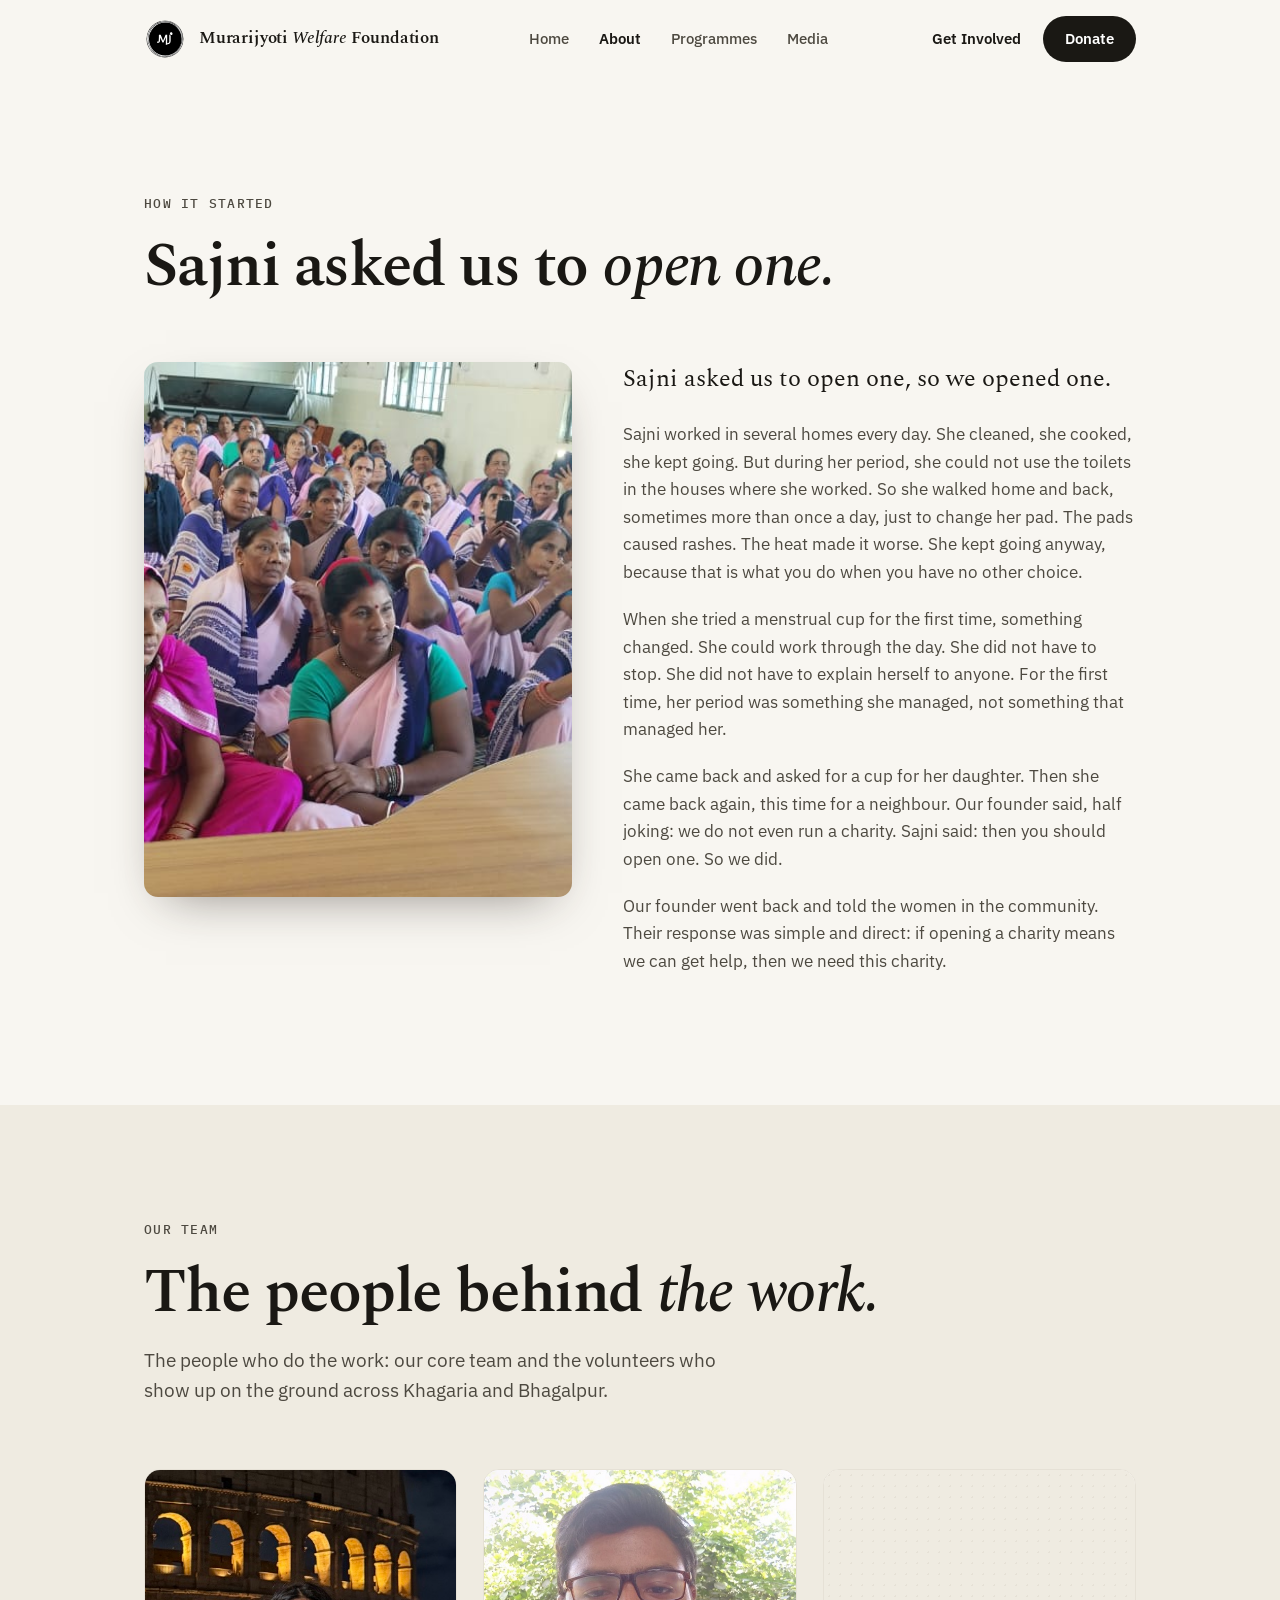
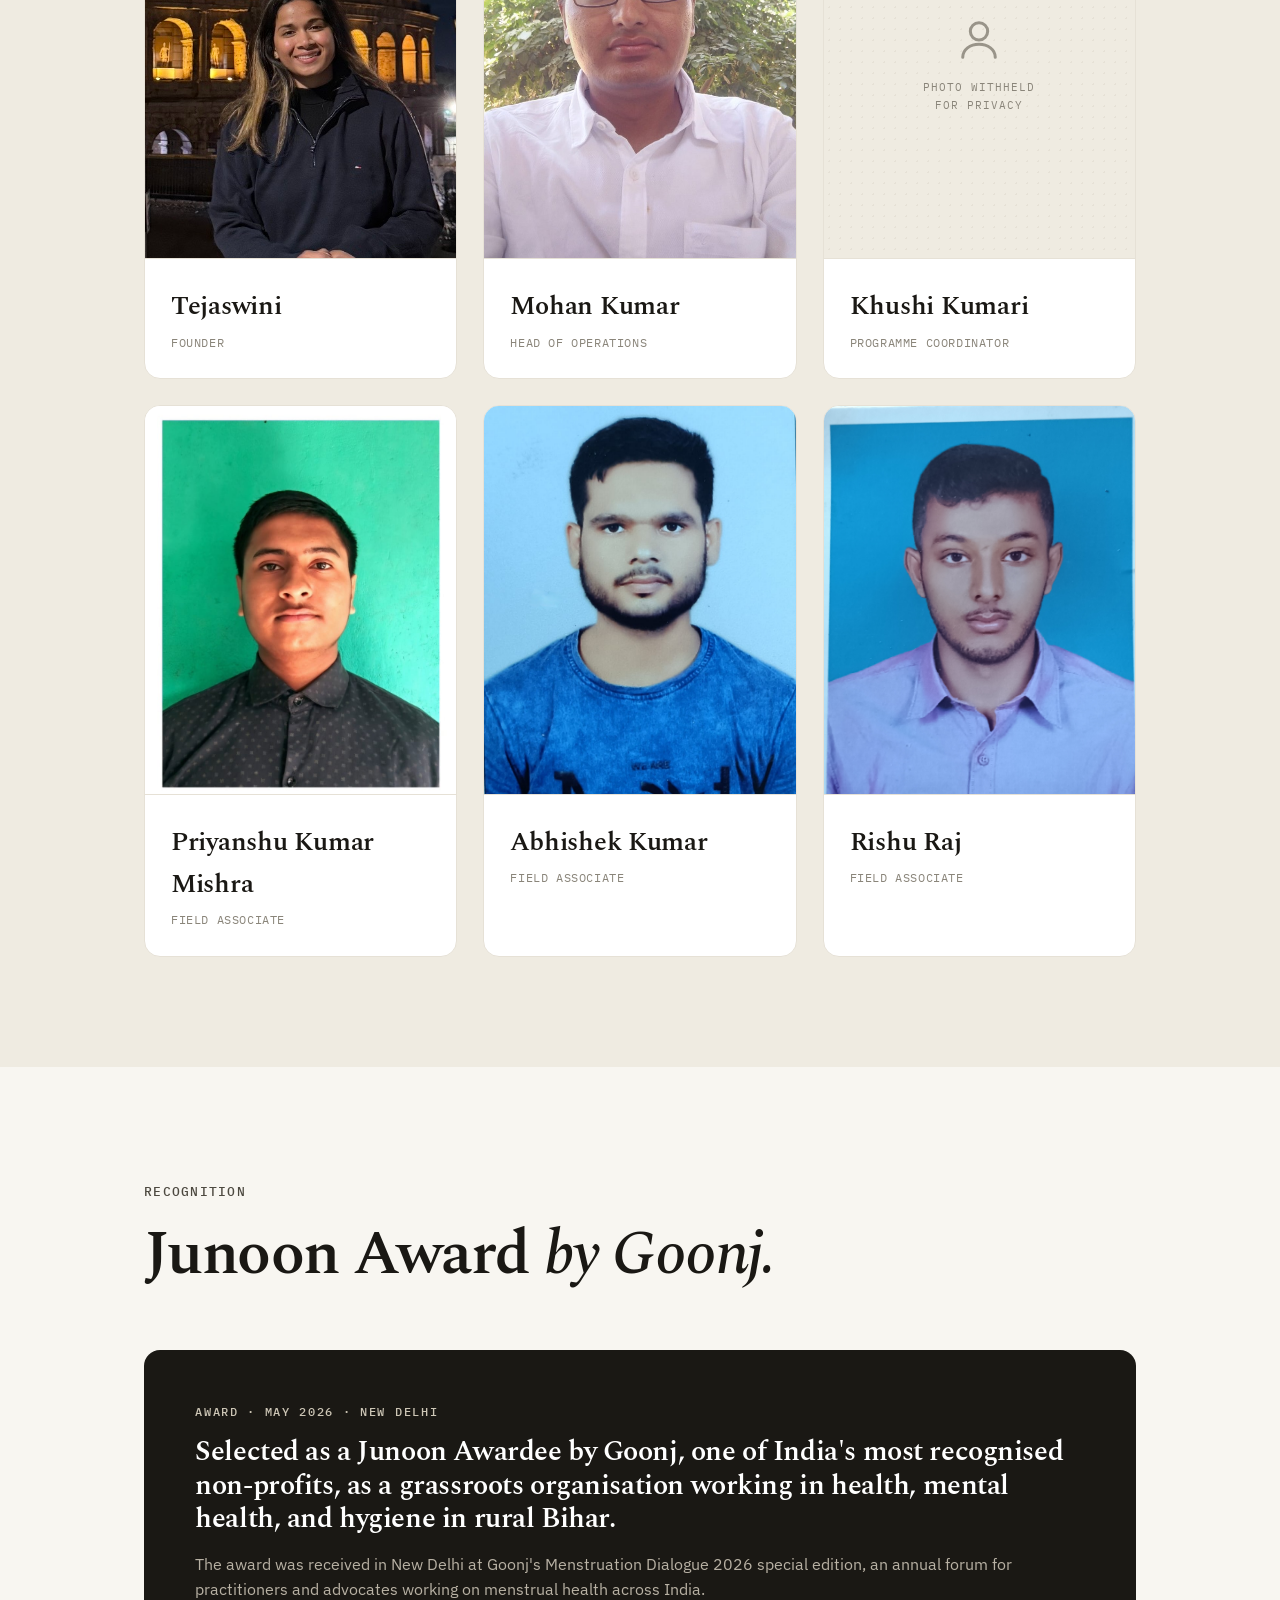
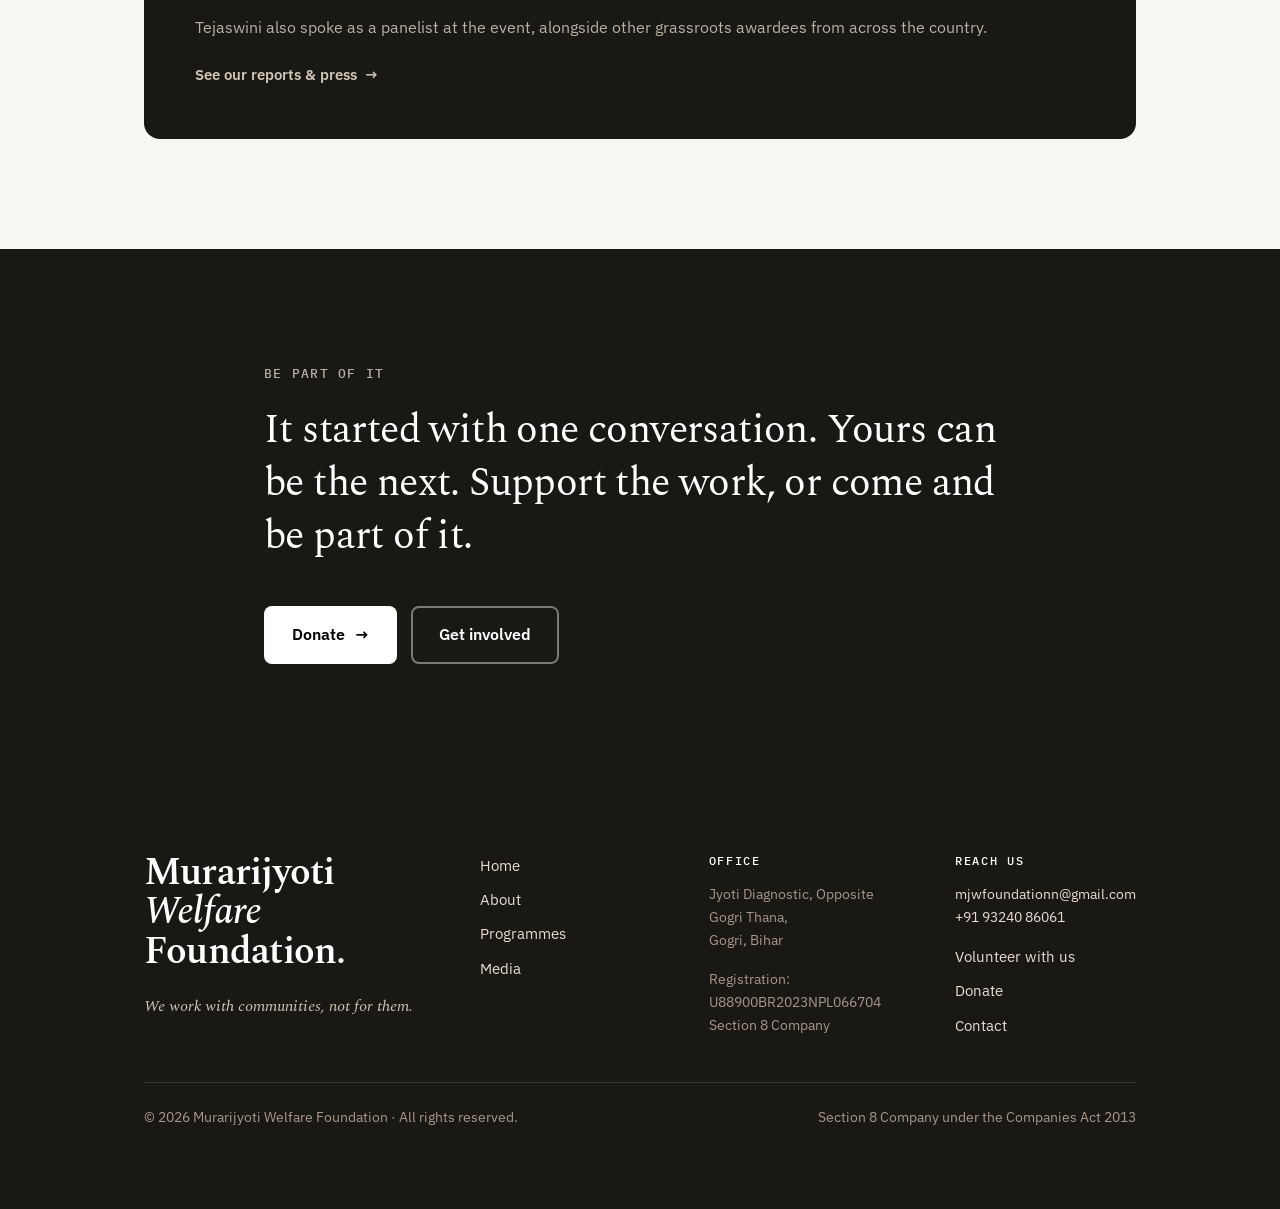
<file: about.html>
<!DOCTYPE html>
<html lang="en">
<head>
<meta charset="UTF-8" />
<meta name="viewport" content="width=device-width, initial-scale=1.0" />
<title>About — Murarijyoti Welfare Foundation</title>
<meta name="description" content="How Murarijyoti Welfare Foundation began — Sajni's story — and the team behind our work across Khagaria and Bhagalpur in rural Bihar." />
<link rel="canonical" href="about.html" />
<link rel="icon" href="logo.svg" type="image/svg+xml" />
<meta property="og:type" content="website" />
<meta property="og:site_name" content="Murarijyoti Welfare Foundation" />
<meta property="og:locale" content="en_IN" />
<meta property="og:title" content="About — Murarijyoti Welfare Foundation" />
<meta property="og:description" content="How Murarijyoti Welfare Foundation began — Sajni's story — and the team behind our work across rural Bihar." />
<meta property="og:image" content="photos/IMG_0752.jpeg" />
<link rel="stylesheet" href="styles.css" />
</head>
<body>
<a class="skiplink" href="#main">Skip to content</a>

<!-- ============ HEADER ============ -->
<header class="topbar" id="topbar" data-screen-label="Header">
  <div class="wrap">
    <nav class="nav" aria-label="Primary">
      <a class="brand" href="index.html" aria-label="Murarijyoti Welfare Foundation — home">
        <img class="brand__logo" src="logo.svg" alt="" width="44" height="44" />
        <span class="brand__text">
          <span class="brand__name">Murarijyoti <em>Welfare</em> Foundation</span>
        </span>
      </a>
      <div class="navlinks">
        <a href="index.html">Home</a>
        <a href="about.html" class="active">About</a>
        <a href="programs.html">Programmes</a>
        <a href="reports.html">Media</a>
      </div>
      <div class="navactions">
        <a href="get-involved.html" class="nav__ghost">Get Involved</a>
        <a href="donate.html" class="nav__donate">Donate</a>
      </div>
      <button class="navtoggle" aria-label="Open menu" aria-expanded="false" aria-controls="mm" onclick="var m=document.getElementById('mm');var o=m.classList.toggle('open');this.setAttribute('aria-expanded',o)">
        <span></span><span></span><span></span>
      </button>
    </nav>
    <div class="mobilemenu" id="mm">
      <a href="index.html">Home</a>
      <a href="about.html">About</a>
      <a href="programs.html">Programmes</a>
        <a href="reports.html">Media</a>
      <a href="get-involved.html">Get Involved</a>
      <a href="donate.html">Donate</a>
    </div>
  </div>
</header>

<main id="main">

<!-- ============ HOW IT STARTED ============ -->
<section class="section" data-screen-label="How it started">
  <div class="wrap">
    <div class="sectionhead reveal">
      <p class="smark"><span class="smark__no">§ 01</span> How it started</p>
      <h1 class="dhead">Sajni asked us to <em>open one.</em></h1>
    </div>
    <div class="story">
      <figure class="ph ph--shadow reveal"><img src="photos/about-start.jpg" alt="Women gathered at one of MJWF's first menstrual health workshops in the community." loading="lazy" style="object-position:center 32%;" /></figure>
      <div class="prose reveal">
        <p class="lead">Sajni asked us to open one, so we opened one.</p>
        <p>Sajni worked in several homes every day. She cleaned, she cooked, she kept going. But during her period, she could not use the toilets in the houses where she worked. So she walked home and back, sometimes more than once a day, just to change her pad. The pads caused rashes. The heat made it worse. She kept going anyway, because that is what you do when you have no other choice.</p>
        <p>When she tried a menstrual cup for the first time, something changed. She could work through the day. She did not have to stop. She did not have to explain herself to anyone. For the first time, her period was something she managed, not something that managed her.</p>
        <p>She came back and asked for a cup for her daughter. Then she came back again, this time for a neighbour. Our founder said, half joking: we do not even run a charity. Sajni said: then you should open one. So we did.</p>
        <p>Our founder went back and told the women in the community. Their response was simple and direct: if opening a charity means we can get help, then we need this charity.</p>
      </div>
    </div>
  </div>
</section>

<!-- ============ OUR TEAM ============ -->
<section class="section section--cream" data-screen-label="Our team">
  <div class="wrap">
    <div class="sectionhead reveal">
      <p class="smark"><span class="smark__no">§ 02</span> Our team</p>
      <h2 class="dhead">The people behind <em>the work.</em></h2>
      <p class="dhead__lede">The people who do the work: our core team and the volunteers who show up on the ground across Khagaria and Bhagalpur.</p>
    </div>
    <div class="teamphoto reveal">
      <article class="tmember">
        <img class="tmember__photo" src="photos/team-tejaswini.jpg" style="object-position:52% 26%;" alt="Portrait of Tejaswini, Founder of Murarijyoti Welfare Foundation." loading="lazy" />
        <div class="tmember__body">
          <span class="tmember__name">Tejaswini</span>
          <span class="tmember__role">Founder</span>
        </div>
      </article>
      <article class="tmember">
        <img class="tmember__photo" src="photos/team-mohan.jpg" style="object-position:center 18%;" alt="Portrait of Mohan Kumar, Head of Operations at Murarijyoti Welfare Foundation." loading="lazy" />
        <div class="tmember__body">
          <span class="tmember__name">Mohan Kumar</span>
          <span class="tmember__role">Head of Operations</span>
        </div>
      </article>
      <article class="tmember">
        <div class="tmember__private" role="img" aria-label="Photo withheld at this team member's request for privacy">
          <svg viewBox="0 0 24 24" fill="none" aria-hidden="true">
            <circle cx="12" cy="8" r="4" stroke="currentColor" stroke-width="1.4"></circle>
            <path d="M4.5 20c0-3.6 3.4-6 7.5-6s7.5 2.4 7.5 6" stroke="currentColor" stroke-width="1.4" stroke-linecap="round"></path>
          </svg>
          <span class="tmember__private-line">Photo withheld<br />for privacy</span>
        </div>
        <div class="tmember__body">
          <span class="tmember__name">Khushi Kumari</span>
          <span class="tmember__role">Programme Coordinator</span>
        </div>
      </article>
      <article class="tmember">
        <img class="tmember__photo" src="photos/team-priyanshu.jpg" alt="Portrait of Priyanshu Kumar Mishra, Field Associate at Murarijyoti Welfare Foundation." loading="lazy" />
        <div class="tmember__body">
          <span class="tmember__name">Priyanshu Kumar Mishra</span>
          <span class="tmember__role">Field Associate</span>
        </div>
      </article>
      <article class="tmember">
        <img class="tmember__photo" src="photos/team-abhishek.jpg" alt="Portrait of Abhishek Kumar, Field Associate at Murarijyoti Welfare Foundation." loading="lazy" />
        <div class="tmember__body">
          <span class="tmember__name">Abhishek Kumar</span>
          <span class="tmember__role">Field Associate</span>
        </div>
      </article>
      <article class="tmember">
        <img class="tmember__photo" src="photos/team-rishu.jpg" alt="Portrait of Rishu Raj, Field Associate at Murarijyoti Welfare Foundation." loading="lazy" />
        <div class="tmember__body">
          <span class="tmember__name">Rishu Raj</span>
          <span class="tmember__role">Field Associate</span>
        </div>
      </article>
    </div>
  </div>
</section>

<!-- ============ JUNOON AWARD ============ -->
<section class="section" data-screen-label="Junoon Award">
  <div class="wrap">
    <div class="sectionhead reveal">
      <p class="smark"><span class="smark__no">§ 03</span> Recognition</p>
      <h2 class="dhead">Junoon Award <em>by Goonj.</em></h2>
    </div>
    <div class="reveal" style="background:var(--ink);border-radius:16px;padding:clamp(32px,4vw,56px);display:grid;gap:clamp(24px,3.5vw,48px);grid-template-columns:1fr;align-items:start;">
      <div style="display:grid;gap:clamp(20px,3vw,40px);grid-template-columns:1fr;" class="award-about-grid">
        <div>
          <p style="font-family:var(--mono);font-size:12px;letter-spacing:0.14em;text-transform:uppercase;color:var(--marigold);margin:0 0 14px;font-weight:500;">Award · May 2026 · New Delhi</p>
          <p style="font-family:var(--serif);font-weight:600;color:#fff;font-size:clamp(20px,2.4vw,28px);line-height:1.2;letter-spacing:-0.015em;margin:0 0 16px;">Selected as a Junoon Awardee by Goonj, one of India's most recognised non-profits, as a grassroots organisation working in health, mental health, and hygiene in rural Bihar.</p>
          <p style="color:#B8B1A4;font-size:var(--fs-card-body);line-height:1.6;margin:0 0 12px;">The award was received in New Delhi at Goonj's Menstruation Dialogue 2026 special edition, an annual forum for practitioners and advocates working on menstrual health across India.</p>
          <p style="color:#B8B1A4;font-size:var(--fs-card-body);line-height:1.6;margin:0 0 20px;">Tejaswini also spoke as a panelist at the event, alongside other grassroots awardees from across the country.</p>
          <a href="reports.html" style="display:inline-flex;align-items:center;gap:8px;font-weight:600;font-size:15px;color:var(--marigold);">See our reports &amp; press <span class="arrow">→</span></a>
        </div>
      </div>
    </div>
  </div>
</section>

<!-- ============ CLOSING CTA ============ -->
<section class="section section--cta" data-screen-label="Closing CTA">
  <div class="wrap ctaband reveal">
    <p class="smark"><span class="smark__no">§ 04</span> Be part of it</p>
    <p class="ctaband__line">It started with one conversation. Yours can be the next. Support the work, or come and be part of it.</p>
    <div class="hero2__cta">
      <a href="donate.html" class="btn btn--onink">Donate <span class="arrow">→</span></a>
      <a href="get-involved.html" class="btn btn--ghostlight">Get involved</a>
    </div>
  </div>
</section>

</main>

<!-- ============ FOOTER ============ -->
<footer class="footer" data-screen-label="Footer">
  <div class="wrap">
    <div class="footer__grid">
      <div class="footer__brand">
        <p class="footer__wordmark">Murarijyoti <em>Welfare</em><br />Foundation.</p>
        <p class="footer__tag">We work with communities, not for them.</p>
      </div>
      <div>
        <nav class="footer__navlist" aria-label="Site pages">
          <a href="index.html">Home</a>
          <a href="about.html">About</a>
          <a href="programs.html">Programmes</a>
            <a href="reports.html">Media</a>
        </nav>
      </div>
      <div>
        <h4>Office</h4>
        <p class="footer__reg">
          Jyoti Diagnostic, Opposite Gogri Thana,<br />Gogri, Bihar
        </p>
        <p class="footer__reg" style="margin-top:16px;">
          Registration: U88900BR2023NPL066704<br />
          Section 8 Company
        </p>
      </div>
      <div>
        <h4>Reach us</h4>
        <p class="footer__reg">
          <a href="mailto:mjwfoundationn@gmail.com">mjwfoundationn@gmail.com</a><br />
          <a href="tel:+919324086061">+91 93240 86061</a>
        </p>
        <nav class="footer__navlist" style="margin-top:16px;" aria-label="Connect">
          <a href="get-involved.html">Volunteer with us</a>
          <a href="donate.html">Donate</a>
          <a href="get-involved.html#contact">Contact</a>
        </nav>
      </div>
    </div>
    <div class="footer__bottom">
      <span>© 2026 Murarijyoti Welfare Foundation · All rights reserved.</span>
      <span>Section 8 Company under the Companies Act 2013</span>
    </div>
  </div>
</footer>

<script>
(function(){
  var bar = document.getElementById('topbar');
  function onScroll(){ if (window.scrollY > 24) bar.classList.add('scrolled'); else bar.classList.remove('scrolled'); }
  window.addEventListener('scroll', onScroll, { passive:true }); onScroll();
})();
(function(){
  var els = [].slice.call(document.querySelectorAll('.reveal'));
  if (!('IntersectionObserver' in window) || window.matchMedia('(prefers-reduced-motion: reduce)').matches){ els.forEach(function(e){ e.classList.add('in'); }); return; }
  var io = new IntersectionObserver(function(entries){ entries.forEach(function(en){ if (en.isIntersecting){ en.target.classList.add('in'); io.unobserve(en.target); } }); }, { threshold: 0.12, rootMargin: '0px 0px -8% 0px' });
  els.forEach(function(e){ io.observe(e); });
})();
(function(){
  var counters = [].slice.call(document.querySelectorAll('.count'));
  function animate(el){
    var target = parseFloat(el.getAttribute('data-target')) || 0;
    var suffix = el.getAttribute('data-suffix') || '';
    var dur = 1400, start = null;
    function step(ts){ if (!start) start = ts; var p = Math.min((ts - start)/dur, 1); var eased = 1 - Math.pow(1-p,3); el.textContent = Math.round(target*eased).toLocaleString('en-IN') + suffix; if (p<1) requestAnimationFrame(step); }
    requestAnimationFrame(step);
  }
  if (!('IntersectionObserver' in window)){ counters.forEach(function(c){ c.textContent = c.getAttribute('data-target') + (c.getAttribute('data-suffix')||''); }); return; }
  var io = new IntersectionObserver(function(entries){ entries.forEach(function(en){ if (en.isIntersecting){ animate(en.target); io.unobserve(en.target); } }); }, { threshold: 0.6 });
  counters.forEach(function(c){ io.observe(c); });
})();
</script>

</body>
</html>
</file>
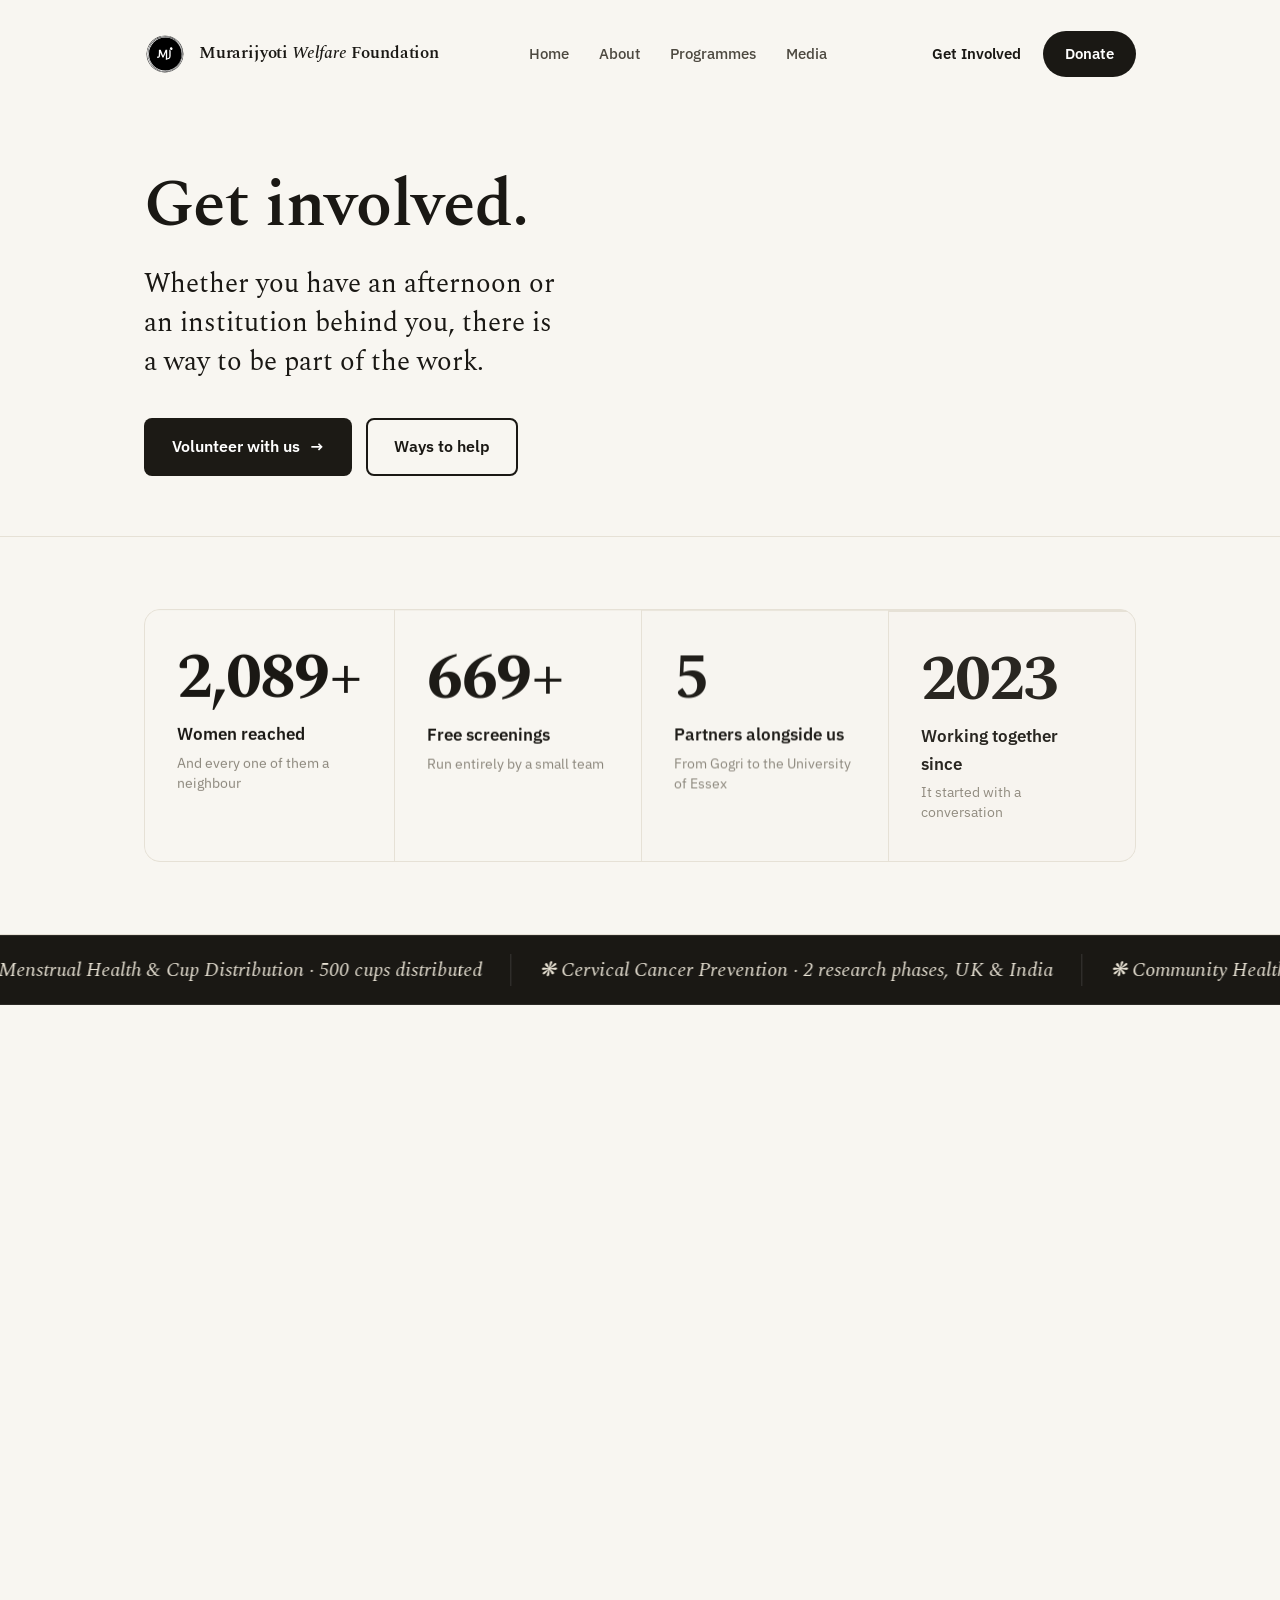
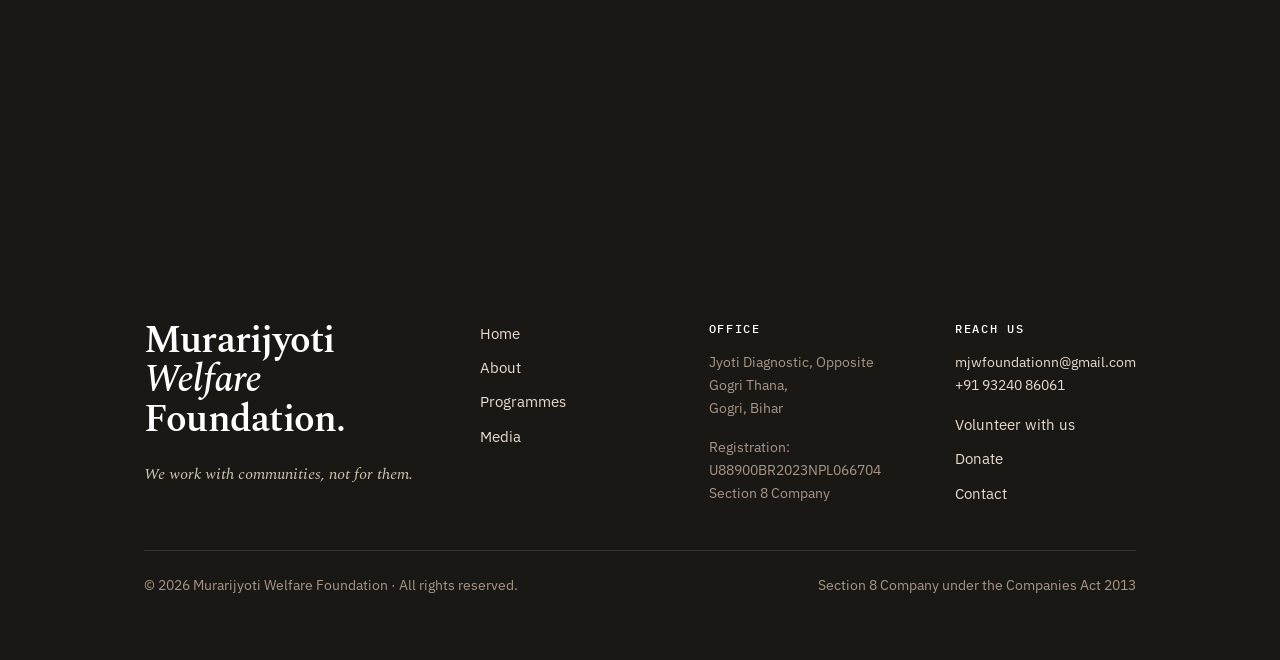
<file: contact.html>
<!DOCTYPE html>
<html lang="en">
<head>
<meta charset="UTF-8" />
<meta http-equiv="refresh" content="0; url=get-involved.html#contact" />
<link rel="canonical" href="get-involved.html" />
<title>Contact — Murarijyoti Welfare Foundation</title>
<meta name="description" content="Get in touch with Murarijyoti Welfare Foundation — email, phone, and our registered office in Gogri Jamalpur, Khagaria, Bihar." />
<link rel="canonical" href="contact.html" />
<link rel="icon" href="logo.svg" type="image/svg+xml" />
<meta property="og:type" content="website" />
<meta property="og:site_name" content="Murarijyoti Welfare Foundation" />
<meta property="og:locale" content="en_IN" />
<meta property="og:title" content="Contact — Murarijyoti Welfare Foundation" />
<meta property="og:description" content="Email, phone, and our registered office in Gogri Jamalpur, Khagaria, Bihar. We read every message ourselves." />
<meta property="og:image" content="photos/IMG_0752.jpeg" />
<link rel="stylesheet" href="styles.css" />
<style>
  /* contact form — built on the existing card system */
  .cform { display: grid; gap: 18px; }
  .cform .row { display: grid; gap: 18px; grid-template-columns: 1fr; }
  @media (min-width: 560px) { .cform .row { grid-template-columns: 1fr 1fr; } }
  .field { display: flex; flex-direction: column; gap: 8px; }
  .field label { font-family: var(--mono); font-size: 11.5px; letter-spacing: 0.1em; text-transform: uppercase; color: var(--ink); font-weight: 500; }
  .field input, .field select, .field textarea {
    font-family: var(--sans); font-size: 16px; color: var(--ink); background: var(--paper);
    border: 1px solid var(--line); border-radius: 10px; padding: 13px 15px; width: 100%;
    transition: border-color .15s, box-shadow .15s;
  }
  .field textarea { resize: vertical; min-height: 128px; }
  .field input:focus, .field select:focus, .field textarea:focus {
    outline: none; border-color: var(--ink); box-shadow: 0 0 0 3px rgba(28,26,21,0.08);
  }
  .cform__note { font-size: 13.5px; color: var(--muted); margin: 0; }
</style>
</head>
<body>
<a class="skiplink" href="#main">Skip to content</a>

<!-- ============ HEADER ============ -->
<header class="topbar" id="topbar" data-screen-label="Header">
  <div class="wrap">
    <nav class="nav" aria-label="Primary">
      <a class="brand" href="index.html" aria-label="Murarijyoti Welfare Foundation — home">
        <img class="brand__logo" src="logo.svg" alt="" width="44" height="44" />
        <span class="brand__text">
          <span class="brand__name">Murarijyoti <em>Welfare</em> Foundation</span>
        </span>
      </a>
      <div class="navlinks">
        <a href="index.html">Home</a>
        <a href="about.html">About</a>
        <a href="programs.html">Programmes</a>
        <a href="reports.html">Media</a>
      </div>
      <div class="navactions">
        <a href="get-involved.html" class="nav__ghost">Get Involved</a>
        <a href="donate.html" class="nav__donate">Donate</a>
      </div>
      <button class="navtoggle" aria-label="Open menu" aria-expanded="false" aria-controls="mm" onclick="var m=document.getElementById('mm');var o=m.classList.toggle('open');this.setAttribute('aria-expanded',o)">
        <span></span><span></span><span></span>
      </button>
    </nav>
    <div class="mobilemenu" id="mm">
      <a href="index.html">Home</a>
      <a href="about.html">About</a>
      <a href="programs.html">Programmes</a>
        <a href="reports.html">Media</a>
      <a href="get-involved.html">Get Involved</a>
      <a href="donate.html">Donate</a>
    </div>
  </div>
</header>

<main id="main">

<!-- ============ HERO ============ -->
<section class="hero2" data-screen-label="Hero">
  <div class="wrap hero2__inner reveal">
    <p class="hero2__badge">Contact · We read every message ourselves</p>
    <h1 class="hero2__head">Get in <em>touch.</em></h1>
    <p class="hero2__lede">We are based in Gogri, Bihar. Whether you want to volunteer, partner, donate, or simply ask a question, write to us or call us directly.</p>
    <p class="hero2__tag">We aim to respond within three working days.</p>
    <div class="hero2__cta">
      <a href="mailto:mjwfoundationn@gmail.com" class="btn btn--primary">Email us <span class="arrow">→</span></a>
      <a href="tel:+919324086061" class="btn btn--ghost">+91 93240 86061</a>
    </div>
  </div>
</section>

<!-- ============ CONTACT CARDS ============ -->
<section class="section" data-screen-label="Reach us">
  <div class="wrap">
    <div class="sectionhead reveal">
      <p class="smark"><span class="smark__no">§ 01</span> Reach us</p>
      <h2 class="dhead">Three ways to <em>reach us.</em></h2>
    </div>
    <div class="contactgrid">
      <article class="contactcard reveal">
        <p class="contactcard__k">Email</p>
        <p class="contactcard__v"><a href="mailto:mjwfoundationn@gmail.com">mjwfoundationn@gmail.com</a></p>
        <p class="contactcard__note">We read every message ourselves and reply within three working days.</p>
      </article>
      <article class="contactcard reveal">
        <p class="contactcard__k">Phone</p>
        <p class="contactcard__v"><a href="tel:+919324086061">+91 93240 86061</a></p>
        <p class="contactcard__note">Call us directly. If your matter is urgent, say so and we will prioritise it.</p>
      </article>
      <article class="contactcard reveal">
        <p class="contactcard__k">Address</p>
        <p class="contactcard__v">Jyoti Diagnostic, Opposite Gogri Thana,<br />Gogri, Bihar</p>
        <p class="contactcard__note">Our registered office, in the community we serve.</p>
      </article>
    </div>
  </div>
</section>

<!-- ============ FORM + PROMISE ============ -->
<section class="section section--cream" data-screen-label="Write to us">
  <div class="wrap">
    <div class="givegrid">
      <!-- form -->
      <div class="card reveal">
        <p class="card__kicker">Write to us</p>
        <h3 style="margin-bottom:6px;">Send us a message.</h3>
        <p style="color:var(--muted); font-size:15px; margin:0 0 24px;">Fill this in and it will open in your email app, ready to send to us.</p>
        <form class="cform" id="cform">
          <div class="row">
            <div class="field">
              <label for="f-name">Your name</label>
              <input type="text" id="f-name" name="name" autocomplete="name" required />
            </div>
            <div class="field">
              <label for="f-email">Your email</label>
              <input type="email" id="f-email" name="email" autocomplete="email" required />
            </div>
          </div>
          <div class="field">
            <label for="f-subject">What is this about?</label>
            <select id="f-subject" name="subject">
              <option value="General enquiry">General enquiry</option>
              <option value="Volunteer">Volunteer</option>
              <option value="Collaboration">Collaboration / partnership</option>
              <option value="Donation">Donation</option>
              <option value="Media Enquiry">Media enquiry</option>
            </select>
          </div>
          <div class="field">
            <label for="f-message">Your message</label>
            <textarea id="f-message" name="message" placeholder="Tell us where you are based and how you would like to help, or what you would like to know." required></textarea>
          </div>
          <div style="display:flex; flex-wrap:wrap; gap:14px; align-items:center;">
            <button type="submit" class="btn btn--primary">Open in email <span class="arrow">→</span></button>
            <p class="cform__note">Goes to mjwfoundationn@gmail.com</p>
          </div>
          <p class="cform__note" id="cform-fallback" hidden style="margin-top:14px;">If your email app did not open, please write to us directly at <a href="mailto:mjwfoundationn@gmail.com">mjwfoundationn@gmail.com</a>.</p>
        </form>
      </div>

      <!-- promise / media -->
      <div class="reveal" style="display:flex; flex-direction:column; gap:24px;">
        <div class="card">
          <p class="card__kicker">Our promise</p>
          <p class="promise__big" style="margin:0;">We read every message <em>ourselves.</em> No call centre, no auto-reply. A small team, replying within three working days.</p>
        </div>
        <div class="card card--ink">
          <p class="card__kicker" style="color:var(--marigold);">For media enquiries</p>
          <h3 style="margin-bottom:10px;">Journalists &amp; researchers</h3>
          <p style="color:#C7C1B4; margin:0 0 18px;">If you would like to know more about our work, write to us with the subject line “Media Enquiry” and we will get back to you.</p>
          <a href="mailto:mjwfoundationn@gmail.com?subject=Media%20Enquiry" class="cardlink" style="color:#fff;">Media enquiry <span class="arrow">→</span></a>
        </div>
      </div>
    </div>
  </div>
</section>

<!-- ============ REGISTRATION ============ -->
<section class="section" data-screen-label="Registration">
  <div class="wrap">
    <div class="twocol">
      <div class="note">
        <p class="eyebrow">Registration</p>
        <h3>A registered Section 8 non-profit.</h3>
        <p>Murarijyoti Welfare Foundation is a Section 8 Company under the Companies Act, 2013.</p>
        <div class="badgerow">
          <span class="badge80">Section 8 Company</span>
        </div>
        <p style="font-family: var(--mono); font-size: 13px; color: var(--muted); margin-top: 20px;">Registration no. U88900BR2023NPL066704</p>
      </div>
      <div class="note">
        <p class="eyebrow">Other ways to help</p>
        <h3>Volunteer, partner, or give.</h3>
        <p>There is a place for everyone who wants to be part of the work, not just support it from a distance. Tell us where you are and what you can offer.</p>
        <div style="display:flex; flex-wrap:wrap; gap:14px; margin-top:22px;">
          <a href="get-involved.html" class="btn btn--ghost">Get involved <span class="arrow">→</span></a>
          <a href="donate.html" class="btn btn--primary">Donate</a>
        </div>
      </div>
    </div>
  </div>
</section>

</main>

<!-- ============ FOOTER ============ -->
<footer class="footer" data-screen-label="Footer">
  <div class="wrap">
    <div class="footer__grid">
      <div class="footer__brand">
        <p class="footer__wordmark">Murarijyoti <em>Welfare</em><br />Foundation.</p>
        <p class="footer__tag">We work with communities, not for them.</p>
      </div>
      <div>
        <nav class="footer__navlist" aria-label="Site pages">
          <a href="index.html">Home</a>
          <a href="about.html">About</a>
          <a href="programs.html">Programmes</a>
            <a href="reports.html">Media</a>
        </nav>
      </div>
      <div>
        <h4>Office</h4>
        <p class="footer__reg">
          Jyoti Diagnostic, Opposite Gogri Thana,<br />Gogri, Bihar
        </p>
        <p class="footer__reg" style="margin-top:16px;">
          Registration: U88900BR2023NPL066704<br />
          Section 8 Company
        </p>
      </div>
      <div>
        <h4>Reach us</h4>
        <p class="footer__reg">
          <a href="mailto:mjwfoundationn@gmail.com">mjwfoundationn@gmail.com</a><br />
          <a href="tel:+919324086061">+91 93240 86061</a>
        </p>
        <nav class="footer__navlist" style="margin-top:16px;" aria-label="Connect">
          <a href="get-involved.html">Volunteer with us</a>
          <a href="donate.html">Donate</a>
          <a href="get-involved.html#contact">Contact</a>
        </nav>
      </div>
    </div>
    <div class="footer__bottom">
      <span>© 2026 Murarijyoti Welfare Foundation · All rights reserved.</span>
      <span>Section 8 Company under the Companies Act 2013</span>
    </div>
  </div>
</footer>

<script>
(function(){
  var bar = document.getElementById('topbar');
  function onScroll(){ if (window.scrollY > 24) bar.classList.add('scrolled'); else bar.classList.remove('scrolled'); }
  window.addEventListener('scroll', onScroll, { passive:true }); onScroll();
})();
(function(){
  var els = [].slice.call(document.querySelectorAll('.reveal'));
  if (!('IntersectionObserver' in window) || window.matchMedia('(prefers-reduced-motion: reduce)').matches){ els.forEach(function(e){ e.classList.add('in'); }); return; }
  var io = new IntersectionObserver(function(entries){ entries.forEach(function(en){ if (en.isIntersecting){ en.target.classList.add('in'); io.unobserve(en.target); } }); }, { threshold: 0.12, rootMargin: '0px 0px -8% 0px' });
  els.forEach(function(e){ io.observe(e); });
})();
/* mailto form */
(function(){
  var form = document.getElementById('cform');
  if (!form) return;
  form.addEventListener('submit', function(e){
    e.preventDefault();
    var name = (document.getElementById('f-name').value || '').trim();
    var email = (document.getElementById('f-email').value || '').trim();
    var subject = document.getElementById('f-subject').value || 'General enquiry';
    var message = (document.getElementById('f-message').value || '').trim();
    var body = 'Name: ' + name + '\nEmail: ' + email + '\n\n' + message;
    var href = 'mailto:mjwfoundationn@gmail.com'
      + '?subject=' + encodeURIComponent(subject)
      + '&body=' + encodeURIComponent(body);
    window.location.href = href;
    var fb = document.getElementById('cform-fallback');
    if (fb) fb.hidden = false;
  });
})();
</script>

</body>
</html>
</file>
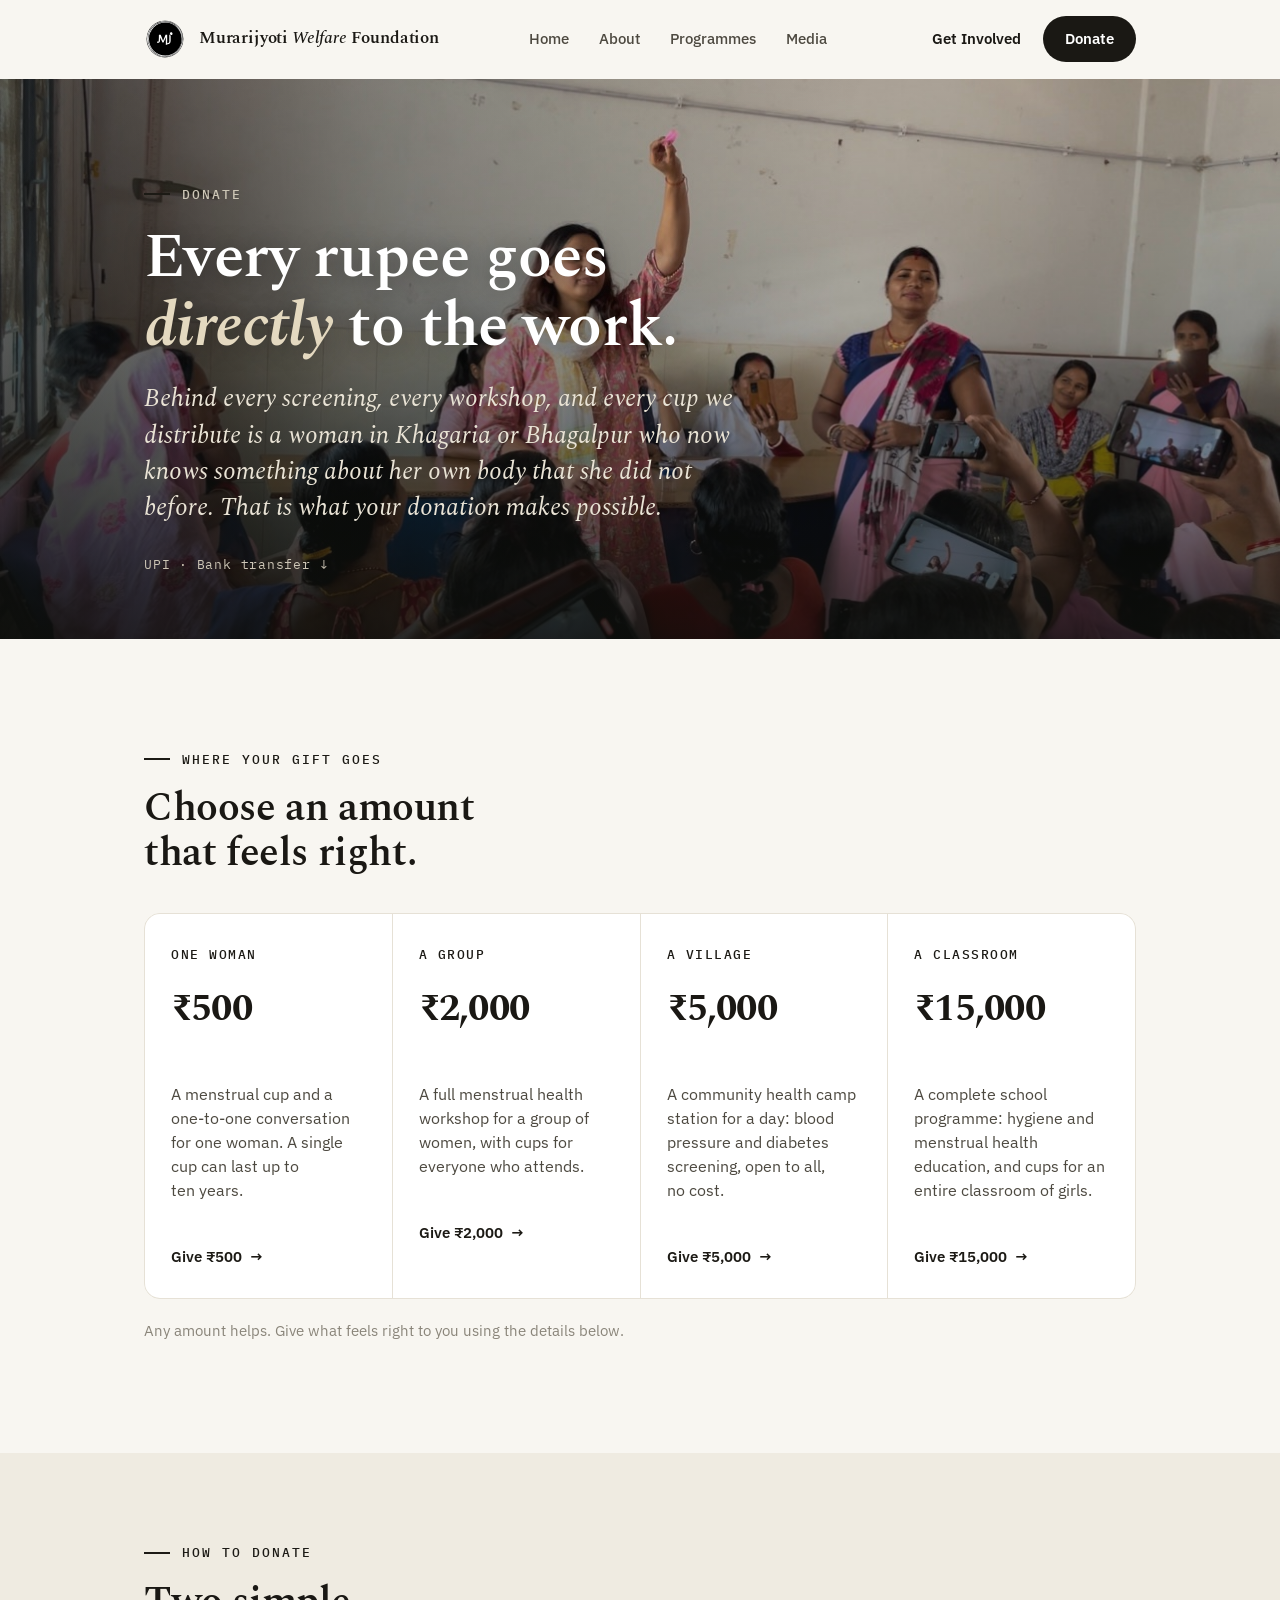
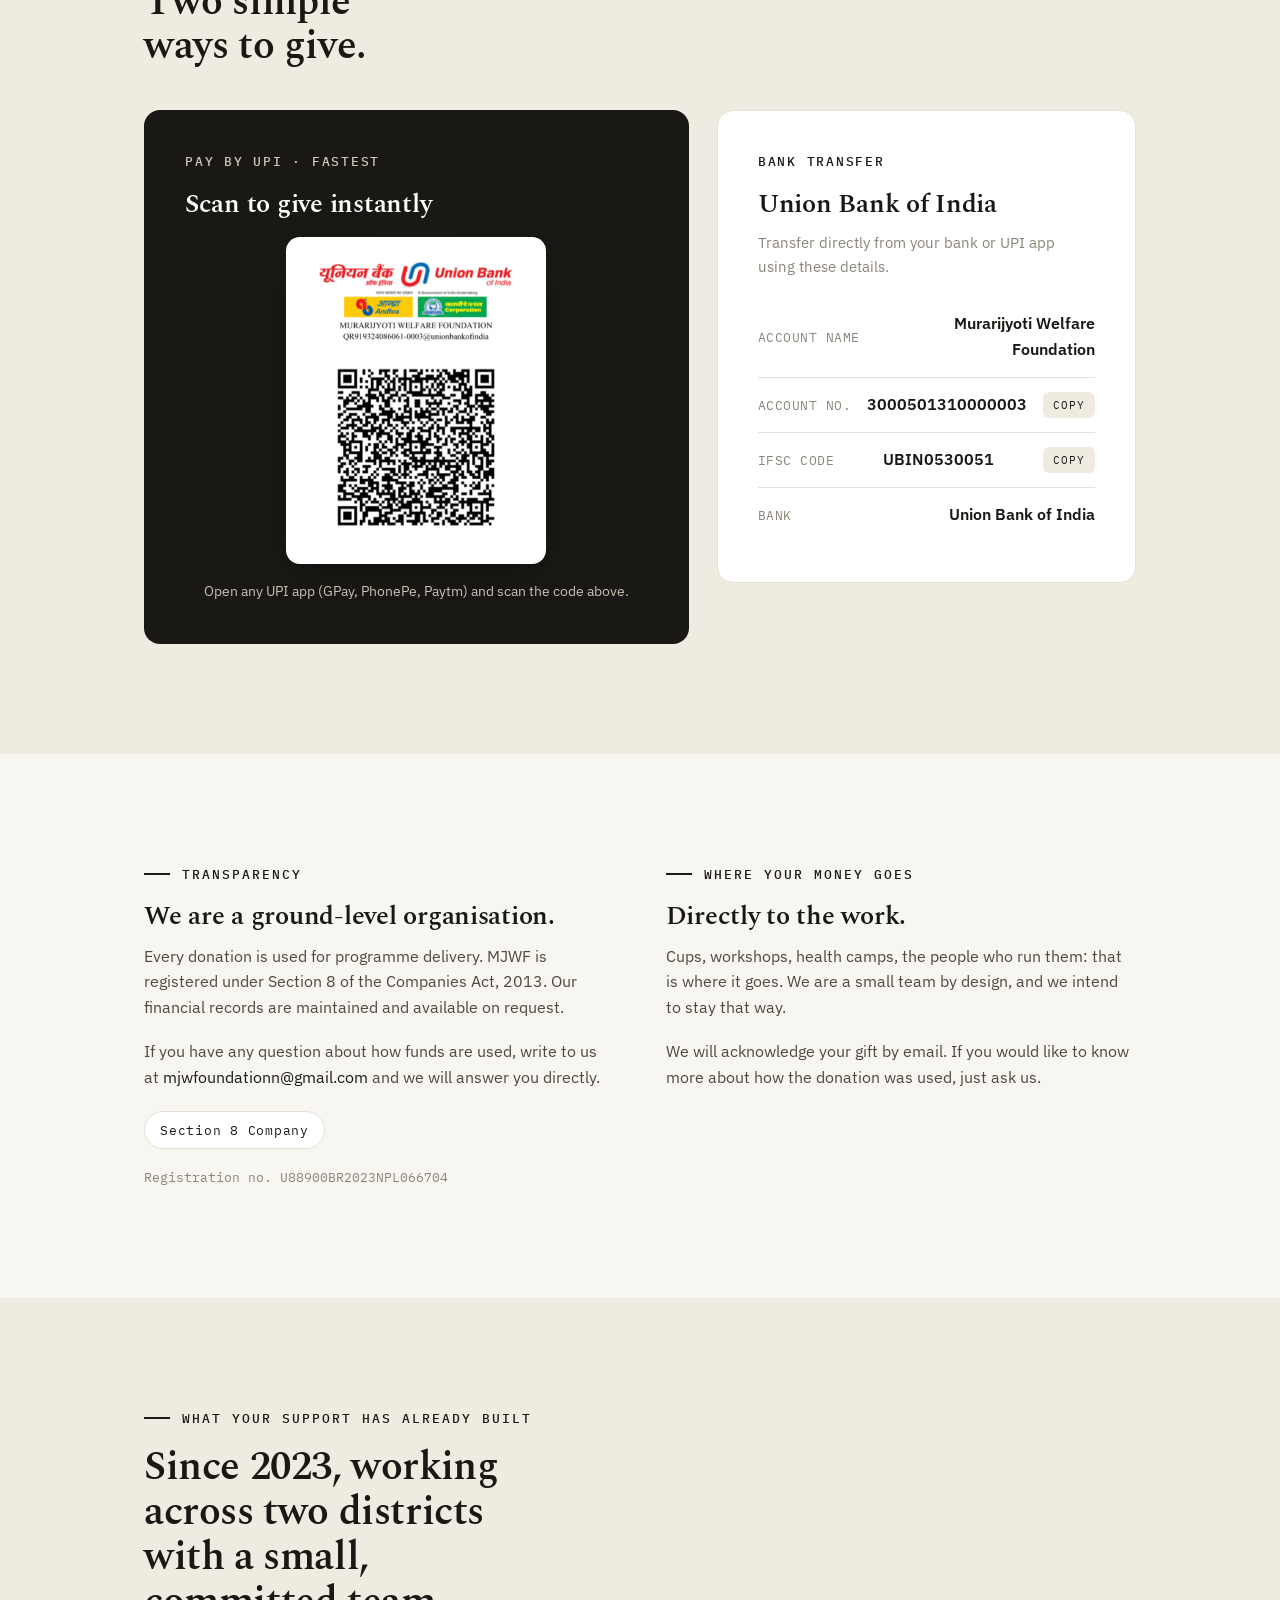
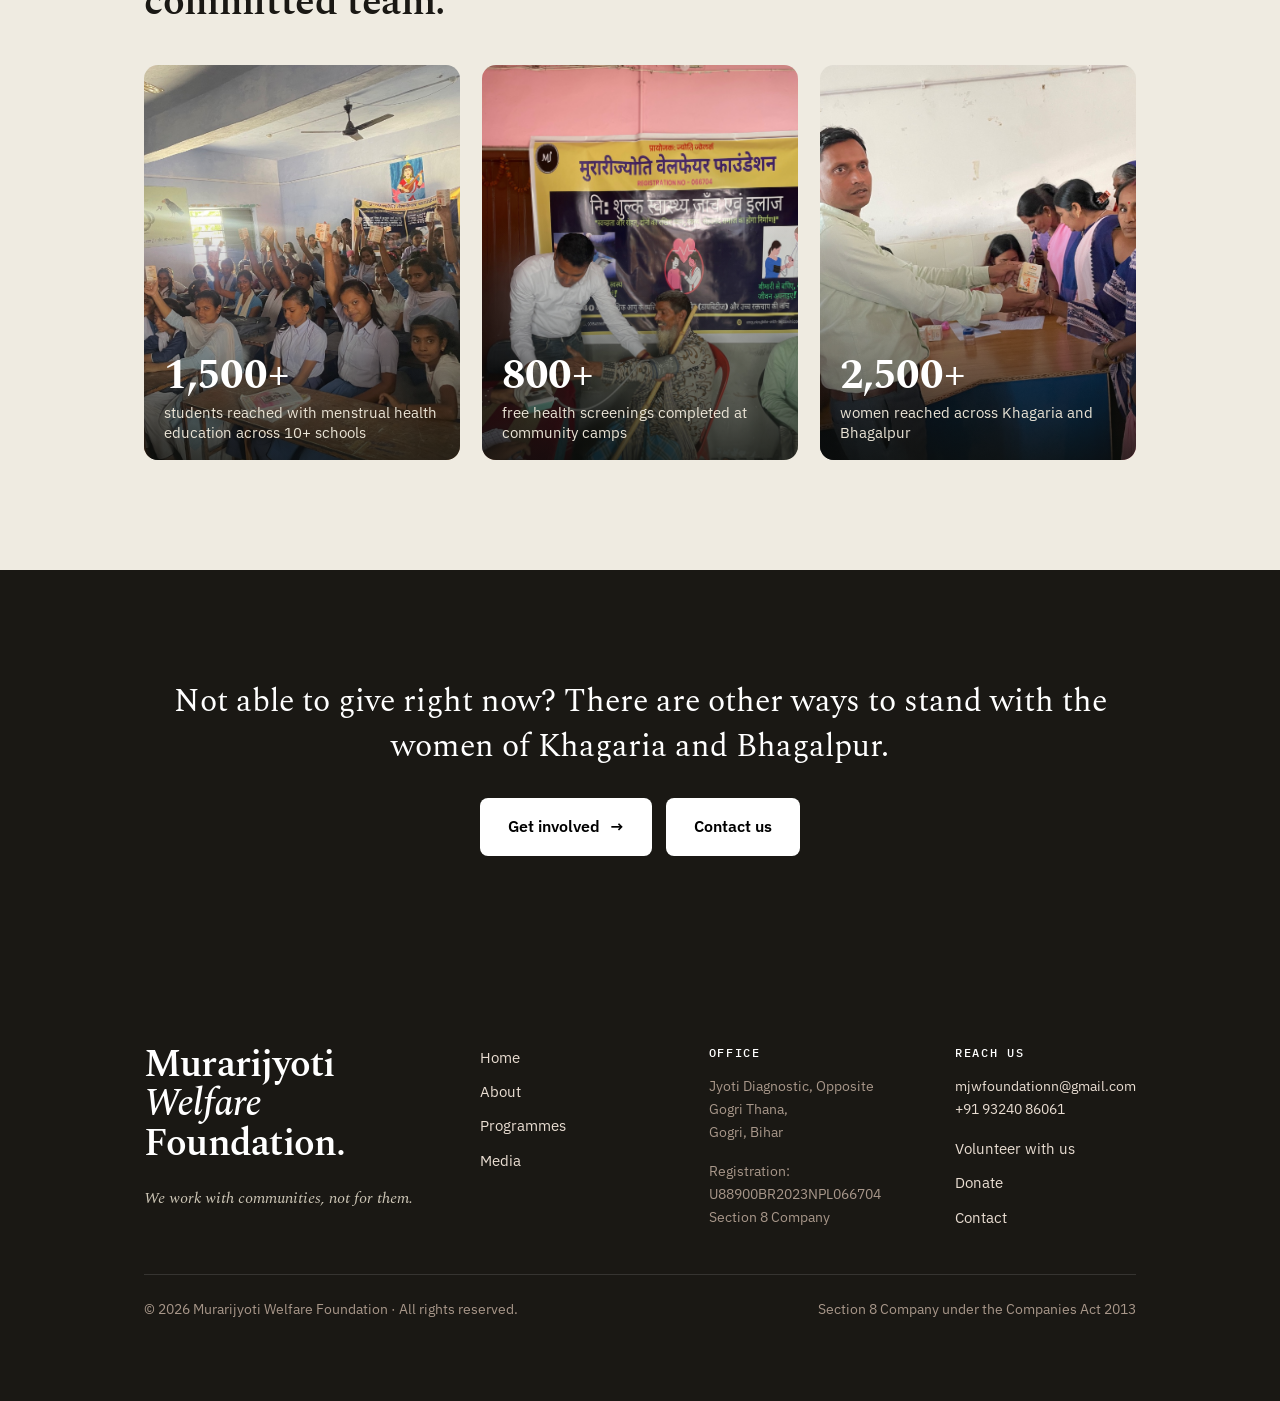
<file: donate.html>
<!DOCTYPE html>
<html lang="en">
<head>
<meta charset="UTF-8" />
<meta name="viewport" content="width=device-width, initial-scale=1.0" />
<title>Donate — Murarijyoti Welfare Foundation</title>
<meta name="description" content="Support preventive and menstrual health across rural Bihar. Donations to Murarijyoti Welfare Foundation, a Section 8 non-profit." />
<link rel="canonical" href="donate.html" />
<link rel="icon" href="logo.svg" type="image/svg+xml" />
<meta property="og:type" content="website" />
<meta property="og:site_name" content="Murarijyoti Welfare Foundation" />
<meta property="og:locale" content="en_IN" />
<meta property="og:title" content="Donate — Murarijyoti Welfare Foundation" />
<meta property="og:description" content="Support preventive and menstrual health across rural Bihar. Every rupee goes directly to the work." />
<meta property="og:image" content="photos/IMG_0027.jpg" />
<link rel="stylesheet" href="styles.css" />
</head>
<body>
<a class="skiplink" href="#main">Skip to content</a>

<!-- ============ HEADER ============ -->
<header class="topbar" id="topbar" data-screen-label="Header">
  <div class="wrap">
    <nav class="nav" aria-label="Primary">
      <a class="brand" href="index.html" aria-label="Murarijyoti Welfare Foundation — home">
        <img class="brand__logo" src="logo.svg" alt="" width="44" height="44" />
        <span class="brand__text">
          <span class="brand__name">Murarijyoti <em>Welfare</em> Foundation</span>
        </span>
      </a>
      <div class="navlinks">
        <a href="index.html">Home</a>
        <a href="about.html">About</a>
        <a href="programs.html">Programmes</a>
        <a href="reports.html">Media</a>
      </div>
      <div class="navactions">
        <a href="get-involved.html" class="nav__ghost">Get Involved</a>
        <a href="donate.html" class="nav__donate">Donate</a>
      </div>
      <button class="navtoggle" aria-label="Open menu" aria-expanded="false" aria-controls="mm" onclick="var m=document.getElementById('mm');var o=m.classList.toggle('open');this.setAttribute('aria-expanded',o)">
        <span></span><span></span><span></span>
      </button>
    </nav>
    <div class="mobilemenu" id="mm">
      <a href="index.html">Home</a>
      <a href="about.html">About</a>
      <a href="programs.html">Programmes</a>
        <a href="reports.html">Media</a>
      <a href="get-involved.html">Get Involved</a>
      <a href="donate.html">Donate</a>
    </div>
  </div>
</header>

<main id="main">

<!-- ============ HERO ============ -->
<section class="dhero">
  <div class="dhero__media" style="background-image: url('photos/IMG_0027.jpg');" role="img" aria-label="An MJWF facilitator holds up a menstrual cup while training a room of ASHA workers"></div>
  <div class="dhero__scrim" aria-hidden="true"></div>
  <div class="wrap dhero__inner">
    <p class="eyebrow" style="color: var(--marigold);">Donate</p>
    <h1>Every rupee goes <em>directly</em> to the work.</h1>
    <p class="dhero__lede">Behind every screening, every workshop, and every cup we distribute is a woman in Khagaria or Bhagalpur who now knows something about her own body that she did not before. That is what your donation makes possible.</p>
    <p style="margin-top:18px; color:var(--marigold); font-family:var(--mono); font-size:13px; letter-spacing:0.06em;">UPI · Bank transfer ↓</p>
  </div>
</section>

<!-- ============ GIVING TIERS ============ -->
<section class="section" id="give">
  <div class="wrap">
    <p class="eyebrow">Where your gift goes</p>
    <h2 style="font-size: clamp(26px,3.6vw,40px); max-width: 16ch; margin-bottom: 36px;">Choose an amount that feels right.</h2>
    <div class="tiers">
      <div class="tier">
        <p class="tier__tag">One woman</p>
        <p class="tier__amt">₹500</p>
        <p class="tier__what">A menstrual cup and a one-to-one conversation for one woman. A single cup can last up to ten years.</p>
        <a href="#how" class="cardlink">Give ₹500 <span class="arrow">→</span></a>
      </div>
      <div class="tier">
        <p class="tier__tag">A group</p>
        <p class="tier__amt">₹2,000</p>
        <p class="tier__what">A full menstrual health workshop for a group of women, with cups for everyone who attends.</p>
        <a href="#how" class="cardlink">Give ₹2,000 <span class="arrow">→</span></a>
      </div>
      <div class="tier">
        <p class="tier__tag">A village</p>
        <p class="tier__amt">₹5,000</p>
        <p class="tier__what">A community health camp station for a day: blood pressure and diabetes screening, open to all, no cost.</p>
        <a href="#how" class="cardlink">Give ₹5,000 <span class="arrow">→</span></a>
      </div>
      <div class="tier">
        <p class="tier__tag">A classroom</p>
        <p class="tier__amt">₹15,000</p>
        <p class="tier__what">A complete school programme: hygiene and menstrual health education, and cups for an entire classroom of girls.</p>
        <a href="#how" class="cardlink">Give ₹15,000 <span class="arrow">→</span></a>
      </div>
    </div>
    <p style="margin-top: 20px; color: var(--muted); font-size: 15px;">Any amount helps. Give what feels right to you using the details below.</p>
  </div>
</section>

<!-- ============ HOW TO DONATE ============ -->
<section class="section section--cream" id="how" style="padding-top: clamp(48px,7vw,90px);">
  <div class="wrap">
    <p class="eyebrow">How to donate</p>
    <h2 style="font-size: clamp(26px,3.6vw,40px); max-width: 18ch; margin-bottom: 40px;">Two simple ways to give.</h2>

    <div class="givegrid">
      <!-- UPI QR — leads on mobile -->
      <div class="card card--ink">
        <p class="card__kicker" style="color: var(--marigold);">Pay by UPI · fastest</p>
        <h3 style="margin-bottom: 18px;">Scan to give instantly</h3>
        <div class="qrbox">
          <img src="photos/upi-qr.png" alt="UPI QR code for Murarijyoti Welfare Foundation — QR919324086061-0003@unionbankofindia" class="qrimg" />
          <p style="font-size: 14px; color: #C7C1B4; margin: 0;">Open any UPI app (GPay, PhonePe, Paytm) and scan the code above.</p>
        </div>
      </div>

      <!-- bank transfer -->
      <div class="card">
        <p class="card__kicker">Bank transfer</p>
        <h3>Union Bank of India</h3>
        <p style="color: var(--muted); margin: 6px 0 18px; font-size: 15px;">Transfer directly from your bank or UPI app using these details.</p>

        <div class="detail">
          <span class="detail__k">Account name</span>
          <span class="detail__v" id="d-name">Murarijyoti Welfare Foundation</span>
        </div>
        <div class="detail">
          <span class="detail__k">Account no.</span>
          <span class="detail__v" id="d-acct">3000501310000003</span>
          <button class="copybtn" data-copy="d-acct">Copy</button>
        </div>
        <div class="detail">
          <span class="detail__k">IFSC code</span>
          <span class="detail__v" id="d-ifsc">UBIN0530051</span>
          <button class="copybtn" data-copy="d-ifsc">Copy</button>
        </div>
        <div class="detail">
          <span class="detail__k">Bank</span>
          <span class="detail__v">Union Bank of India</span>
        </div>
      </div>
    </div>
  </div>
</section>

<!-- ============ TAX + TRANSPARENCY ============ -->
<section class="section">
  <div class="wrap">
    <div class="twocol">
      <div class="note">
        <p class="eyebrow">Transparency</p>
        <h3>We are a ground-level organisation.</h3>
        <p>Every donation is used for programme delivery. MJWF is registered under Section 8 of the Companies Act, 2013. Our financial records are maintained and available on request.</p>
        <p>If you have any question about how funds are used, write to us at <a href="mailto:mjwfoundationn@gmail.com">mjwfoundationn@gmail.com</a> and we will answer you directly.</p>
        <div class="badgerow">
          <span class="badge80">Section 8 Company</span>
        </div>
        <p style="font-family: var(--mono); font-size: 13px; color: var(--muted); margin-top: 18px;">Registration no. U88900BR2023NPL066704</p>
      </div>
      <div class="note">
        <p class="eyebrow">Where your money goes</p>
        <h3>Directly to the work.</h3>
        <p>Cups, workshops, health camps, the people who run them: that is where it goes. We are a small team by design, and we intend to stay that way.</p>
        <p>We will acknowledge your gift by email. If you would like to know more about how the donation was used, just ask us.</p>
      </div>
    </div>
  </div>
</section>

<!-- ============ IMPACT BAND ============ -->
<section class="section section--cream">
  <div class="wrap">
    <p class="eyebrow">What your support has already built</p>
    <h2 style="font-size: clamp(26px,3.6vw,40px); max-width: 20ch; margin-bottom: 40px;">Since 2023, working across two districts with a small, committed team.</h2>
    <div class="impactgrid">
      <figure class="impactcard" style="margin:0;">
        <img src="photos/IMG_8527.jpg" alt="Schoolgirls raise their new menstrual cups in a classroom." loading="lazy" />
        <div class="impactcard__scrim"></div>
        <figcaption class="impactcard__cap"><span class="impactcard__num">1,500+</span><span class="impactcard__lab">students reached with menstrual health education across 10+ schools</span></figcaption>
      </figure>
      <figure class="impactcard" style="margin:0;">
        <img src="photos/IMG_8486.jpg" alt="An older man smiles during a free blood pressure check at an MJWF camp." loading="lazy" />
        <div class="impactcard__scrim"></div>
        <figcaption class="impactcard__cap"><span class="impactcard__num">800+</span><span class="impactcard__lab">free health screenings completed at community camps</span></figcaption>
      </figure>
      <figure class="impactcard" style="margin:0;">
        <img src="photos/IMG_8072.jpg" alt="An MJWF volunteer hands a free menstrual cup to women during a distribution session." loading="lazy" />
        <div class="impactcard__scrim"></div>
        <figcaption class="impactcard__cap"><span class="impactcard__num">2,500+</span><span class="impactcard__lab">women reached across Khagaria and Bhagalpur</span></figcaption>
      </figure>
    </div>
  </div>
</section>

<!-- ============ OTHER WAYS ============ -->
<section class="section section--red">
  <div class="wrap" style="text-align: center;">
    <p class="measure" style="font-family: var(--serif); font-size: clamp(22px,3vw,32px); line-height: 1.4; color:#fff; margin: 0 auto 28px;">
      Not able to give right now? There are other ways to stand with the women of Khagaria and Bhagalpur.
    </p>
    <div style="display:flex; flex-wrap:wrap; gap:14px; justify-content:center;">
      <a href="get-involved.html" class="btn btn--onred">Get involved <span class="arrow">→</span></a>
      <a href="get-involved.html#contact" class="btn btn--onred">Contact us</a>
    </div>
  </div>
</section>

</main>

<!-- ============ FOOTER ============ -->
<footer class="footer" data-screen-label="Footer">
  <div class="wrap">
    <div class="footer__grid">
      <div class="footer__brand">
        <p class="footer__wordmark">Murarijyoti <em>Welfare</em><br />Foundation.</p>
        <p class="footer__tag">We work with communities, not for them.</p>
      </div>
      <div>
        <nav class="footer__navlist" aria-label="Site pages">
          <a href="index.html">Home</a>
          <a href="about.html">About</a>
          <a href="programs.html">Programmes</a>
            <a href="reports.html">Media</a>
        </nav>
      </div>
      <div>
        <h4>Office</h4>
        <p class="footer__reg">
          Jyoti Diagnostic, Opposite Gogri Thana,<br />Gogri, Bihar
        </p>
        <p class="footer__reg" style="margin-top:16px;">
          Registration: U88900BR2023NPL066704<br />
          Section 8 Company
        </p>
      </div>
      <div>
        <h4>Reach us</h4>
        <p class="footer__reg">
          <a href="mailto:mjwfoundationn@gmail.com">mjwfoundationn@gmail.com</a><br />
          <a href="tel:+919324086061">+91 93240 86061</a>
        </p>
        <nav class="footer__navlist" style="margin-top:16px;" aria-label="Connect">
          <a href="get-involved.html">Volunteer with us</a>
          <a href="donate.html">Donate</a>
          <a href="get-involved.html#contact">Contact</a>
        </nav>
      </div>
    </div>
    <div class="footer__bottom">
      <span>© 2026 Murarijyoti Welfare Foundation · All rights reserved.</span>
      <span>Section 8 Company under the Companies Act 2013</span>
    </div>
  </div>
</footer>

<script>
  (function(){
    var bar = document.getElementById('topbar');
    if (!bar) return;
    function onScroll(){ if (window.scrollY > 24) bar.classList.add('scrolled'); else bar.classList.remove('scrolled'); }
    window.addEventListener('scroll', onScroll, { passive:true }); onScroll();
  })();
  (function(){
    var els = [].slice.call(document.querySelectorAll('.reveal'));
    if (!els.length) return;
    if (!('IntersectionObserver' in window) || window.matchMedia('(prefers-reduced-motion: reduce)').matches){ els.forEach(function(e){ e.classList.add('in'); }); return; }
    var io = new IntersectionObserver(function(entries){ entries.forEach(function(en){ if (en.isIntersecting){ en.target.classList.add('in'); io.unobserve(en.target); } }); }, { threshold: 0.12, rootMargin: '0px 0px -8% 0px' });
    els.forEach(function(e){ io.observe(e); });
  })();
  document.querySelectorAll('.copybtn').forEach(function (b) {
    b.addEventListener('click', function () {
      var el = document.getElementById(b.getAttribute('data-copy'));
      var text = el ? el.textContent.trim() : '';
      navigator.clipboard && navigator.clipboard.writeText(text);
      var old = b.textContent; b.textContent = 'Copied';
      setTimeout(function () { b.textContent = old; }, 1400);
    });
  });
</script>
</body>
</html>
</file>
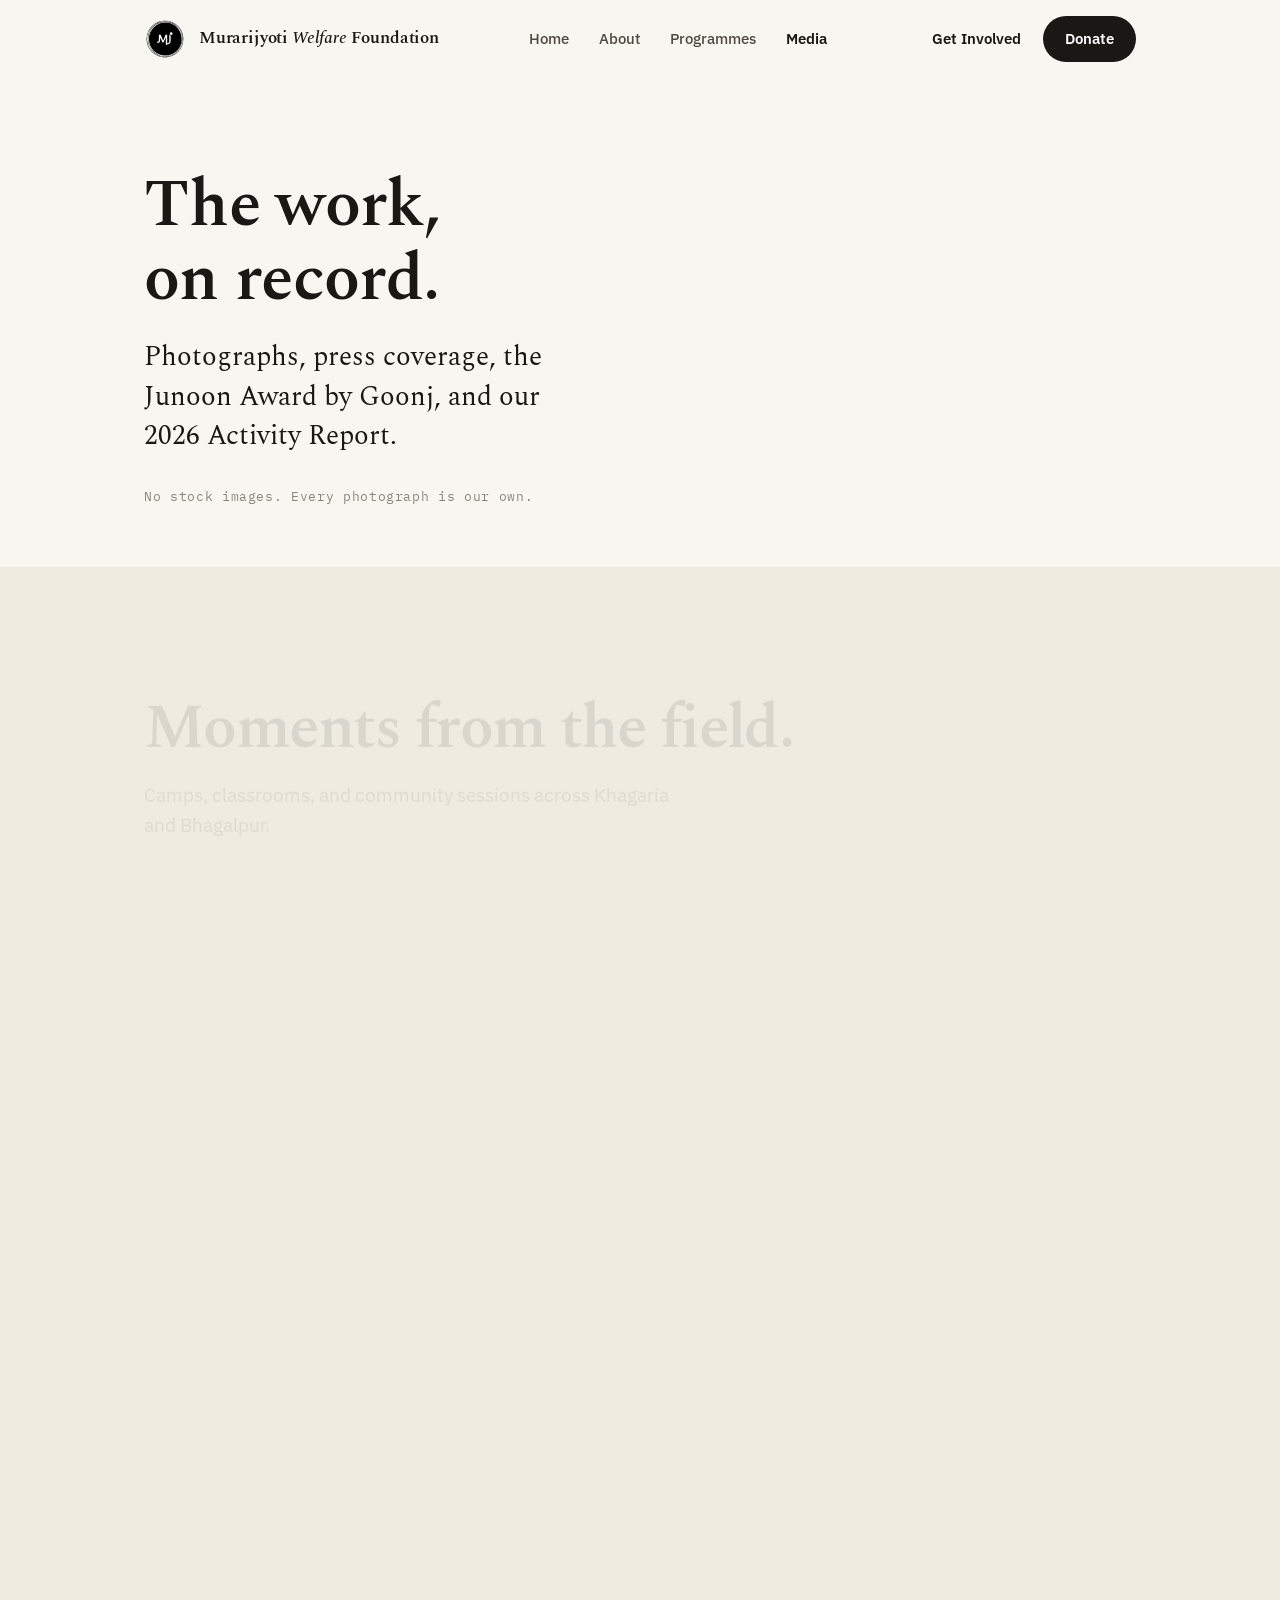
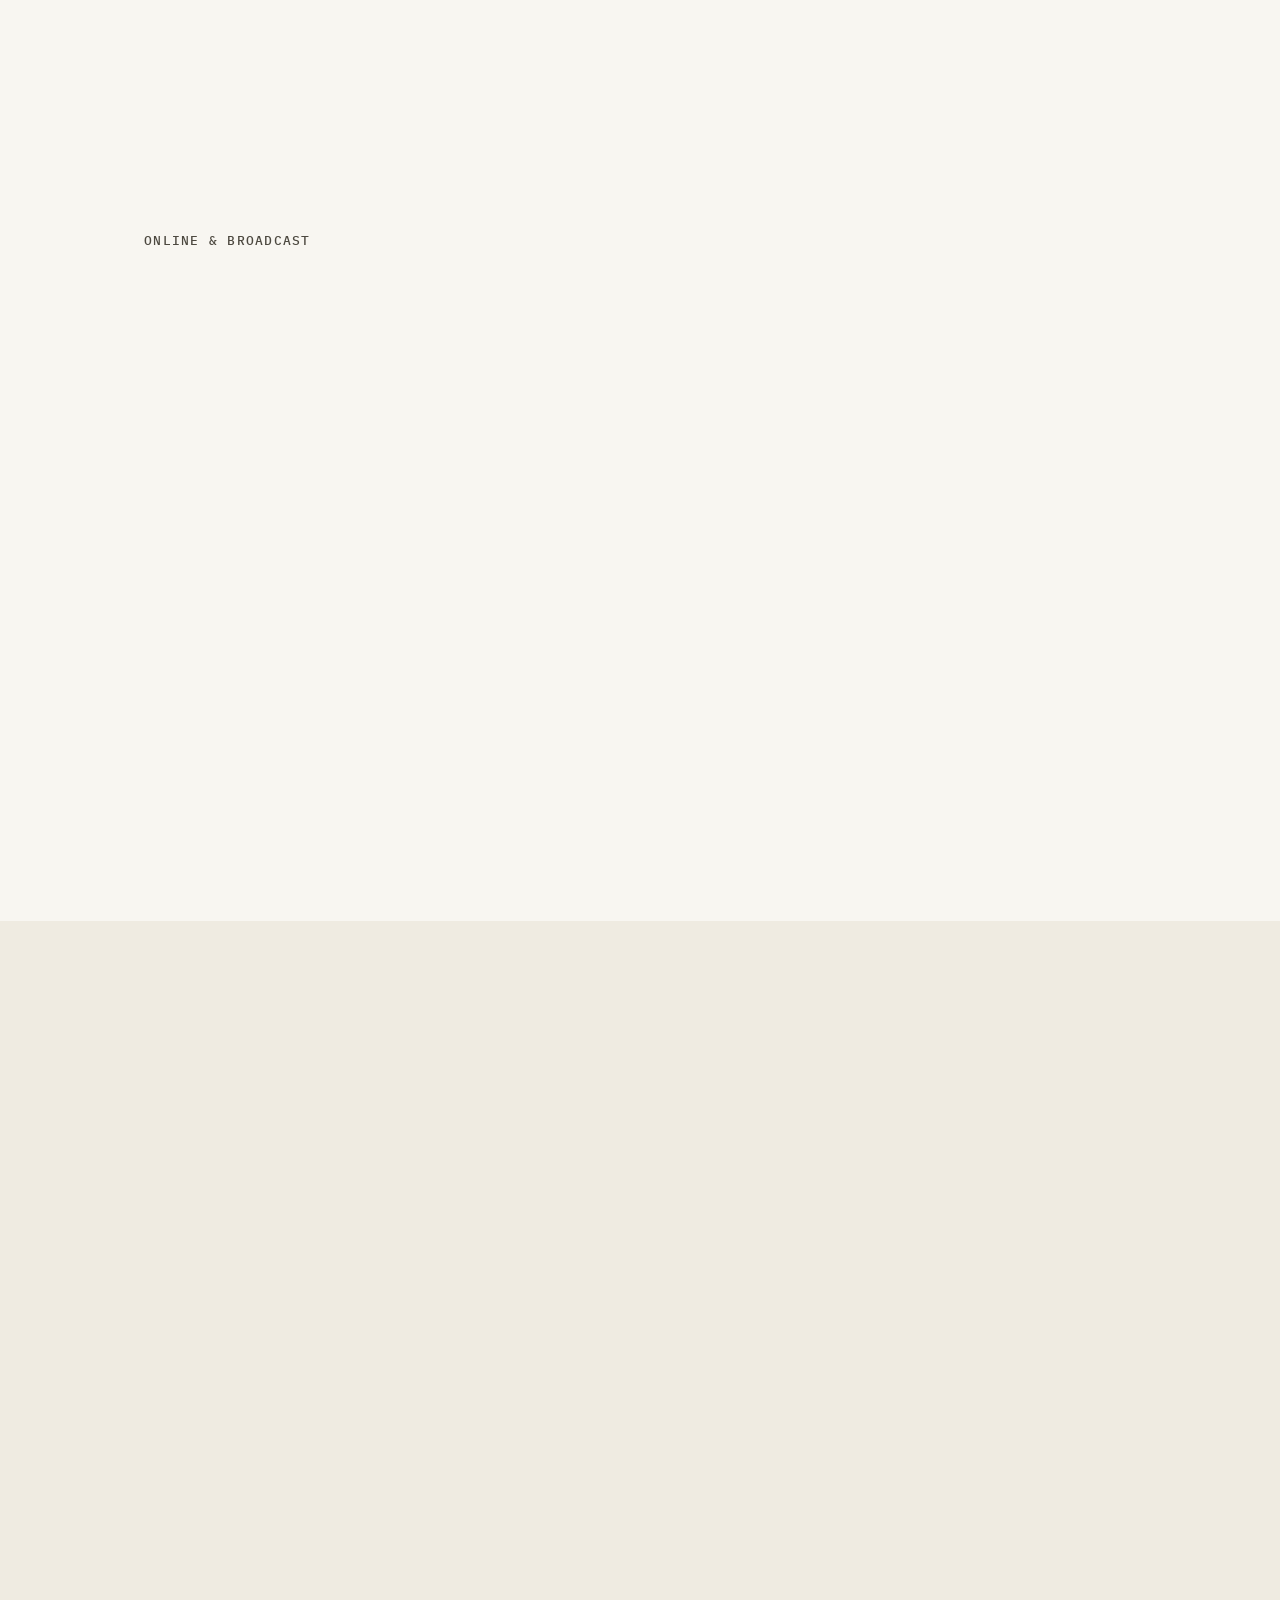
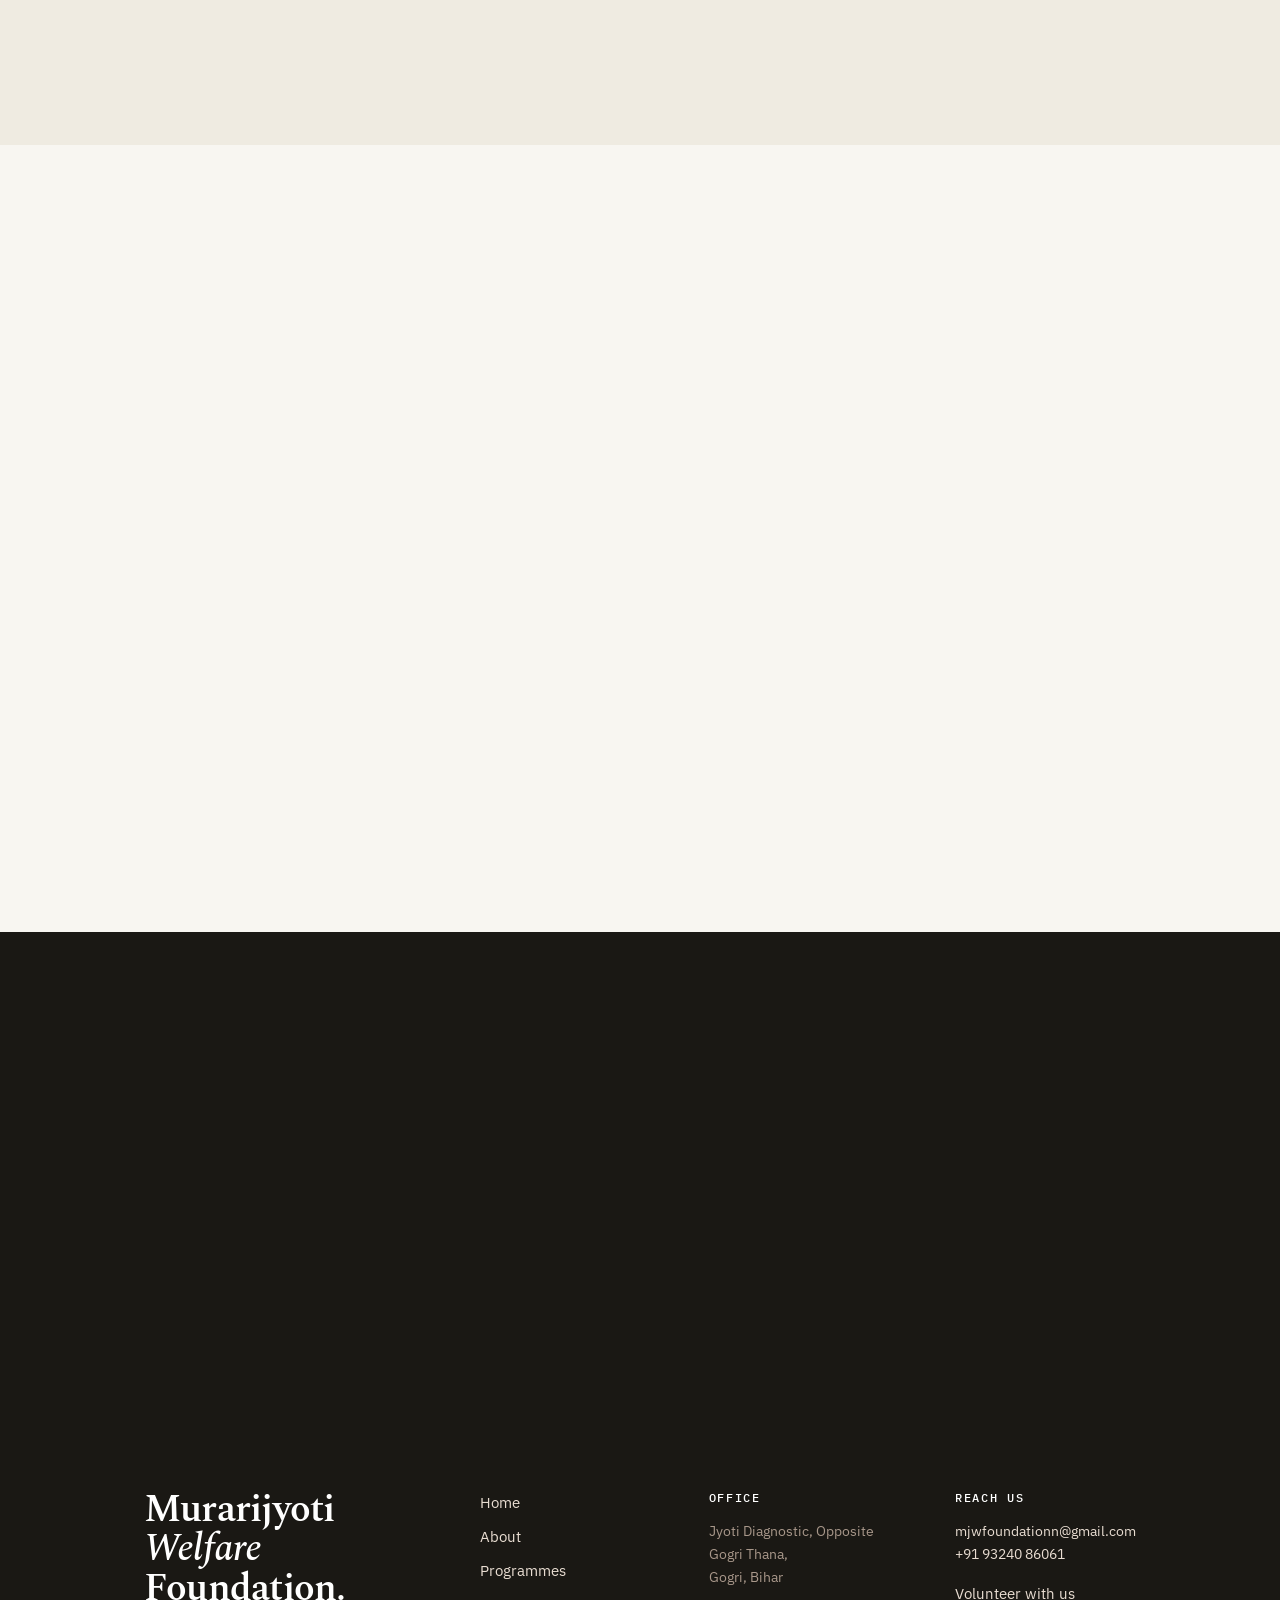
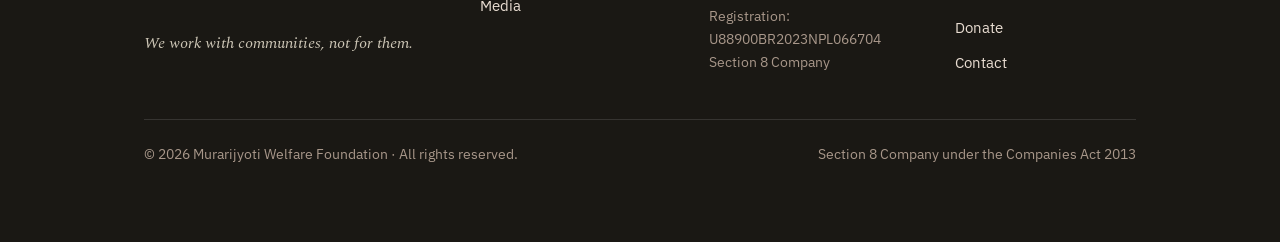
<file: gallery.html>
<!DOCTYPE html>
<html lang="en">
<head>
<meta charset="UTF-8" />
<meta http-equiv="refresh" content="0; url=reports.html#photos" />
<link rel="canonical" href="reports.html" />
<title>Gallery — Murarijyoti Welfare Foundation</title>
</head>
<body>
<p>Redirecting to <a href="reports.html#photos">Media</a>…</p>
</body>
</html>
</file>
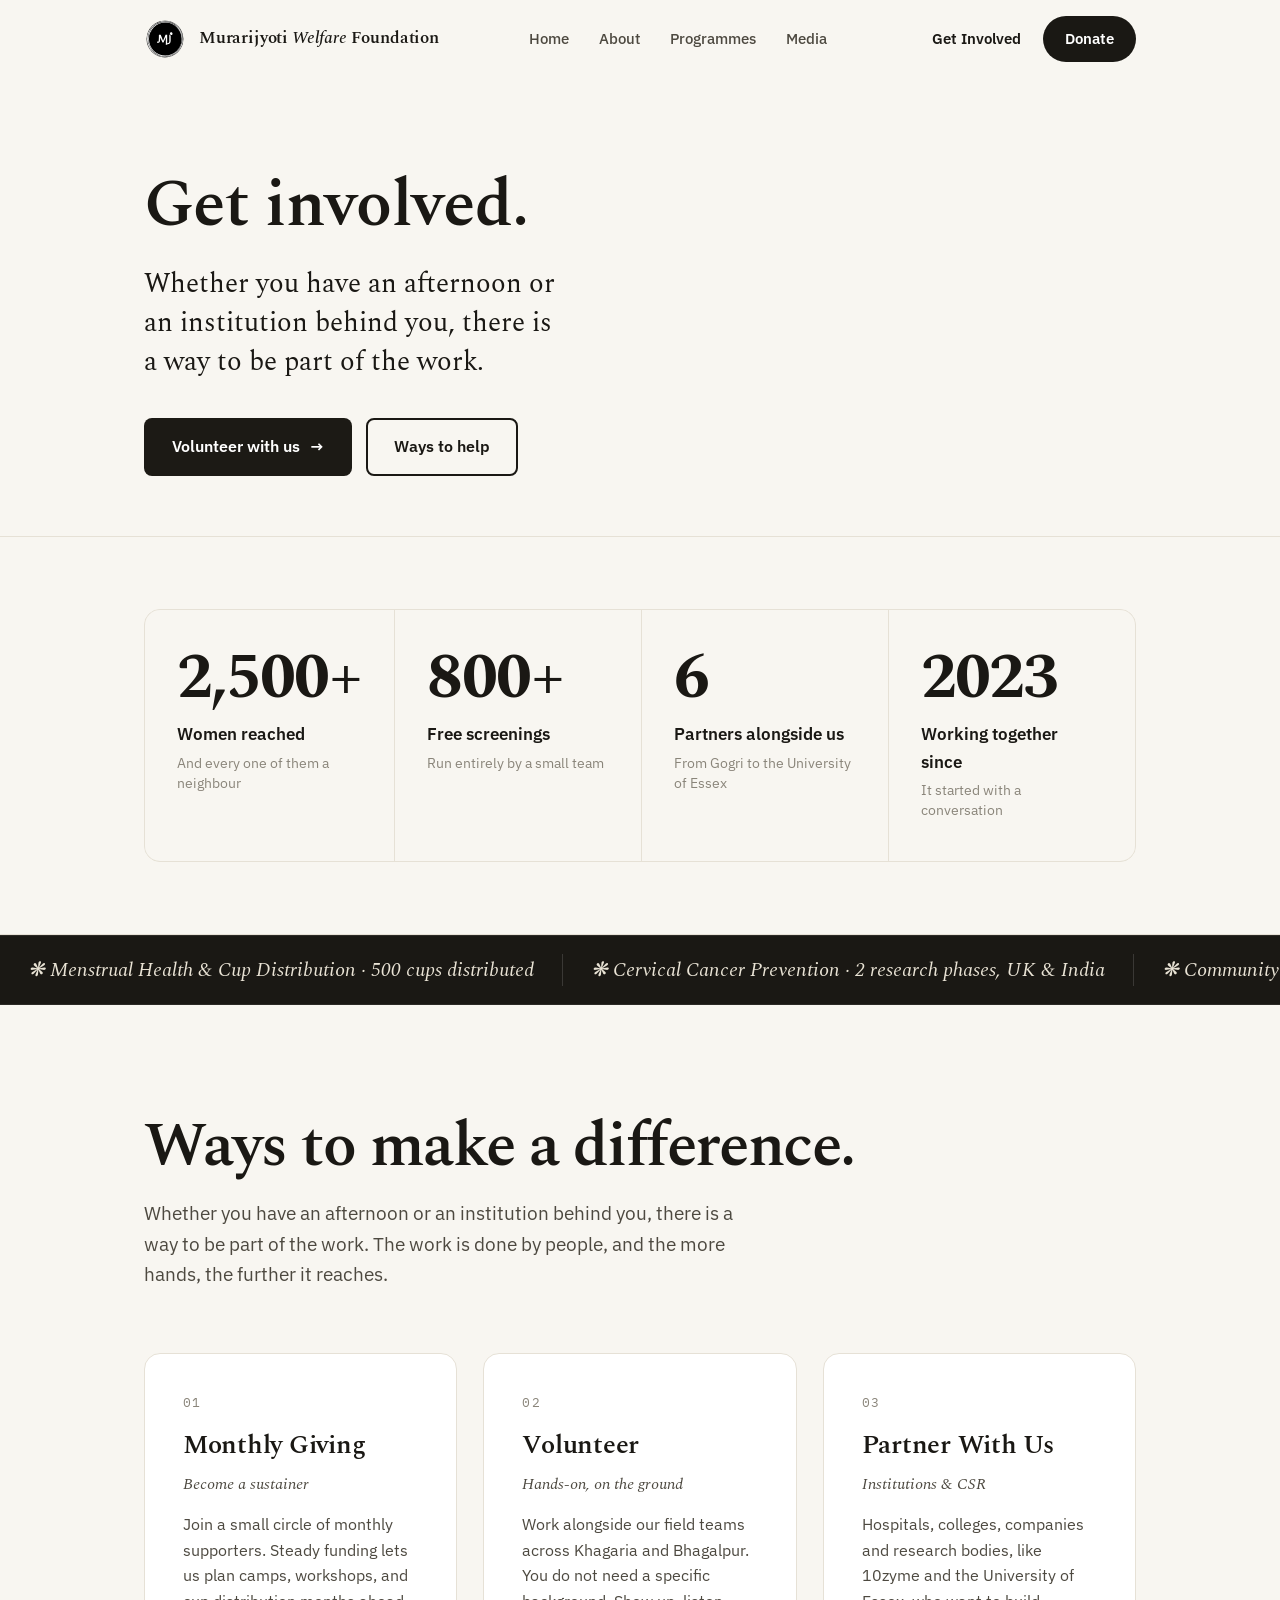
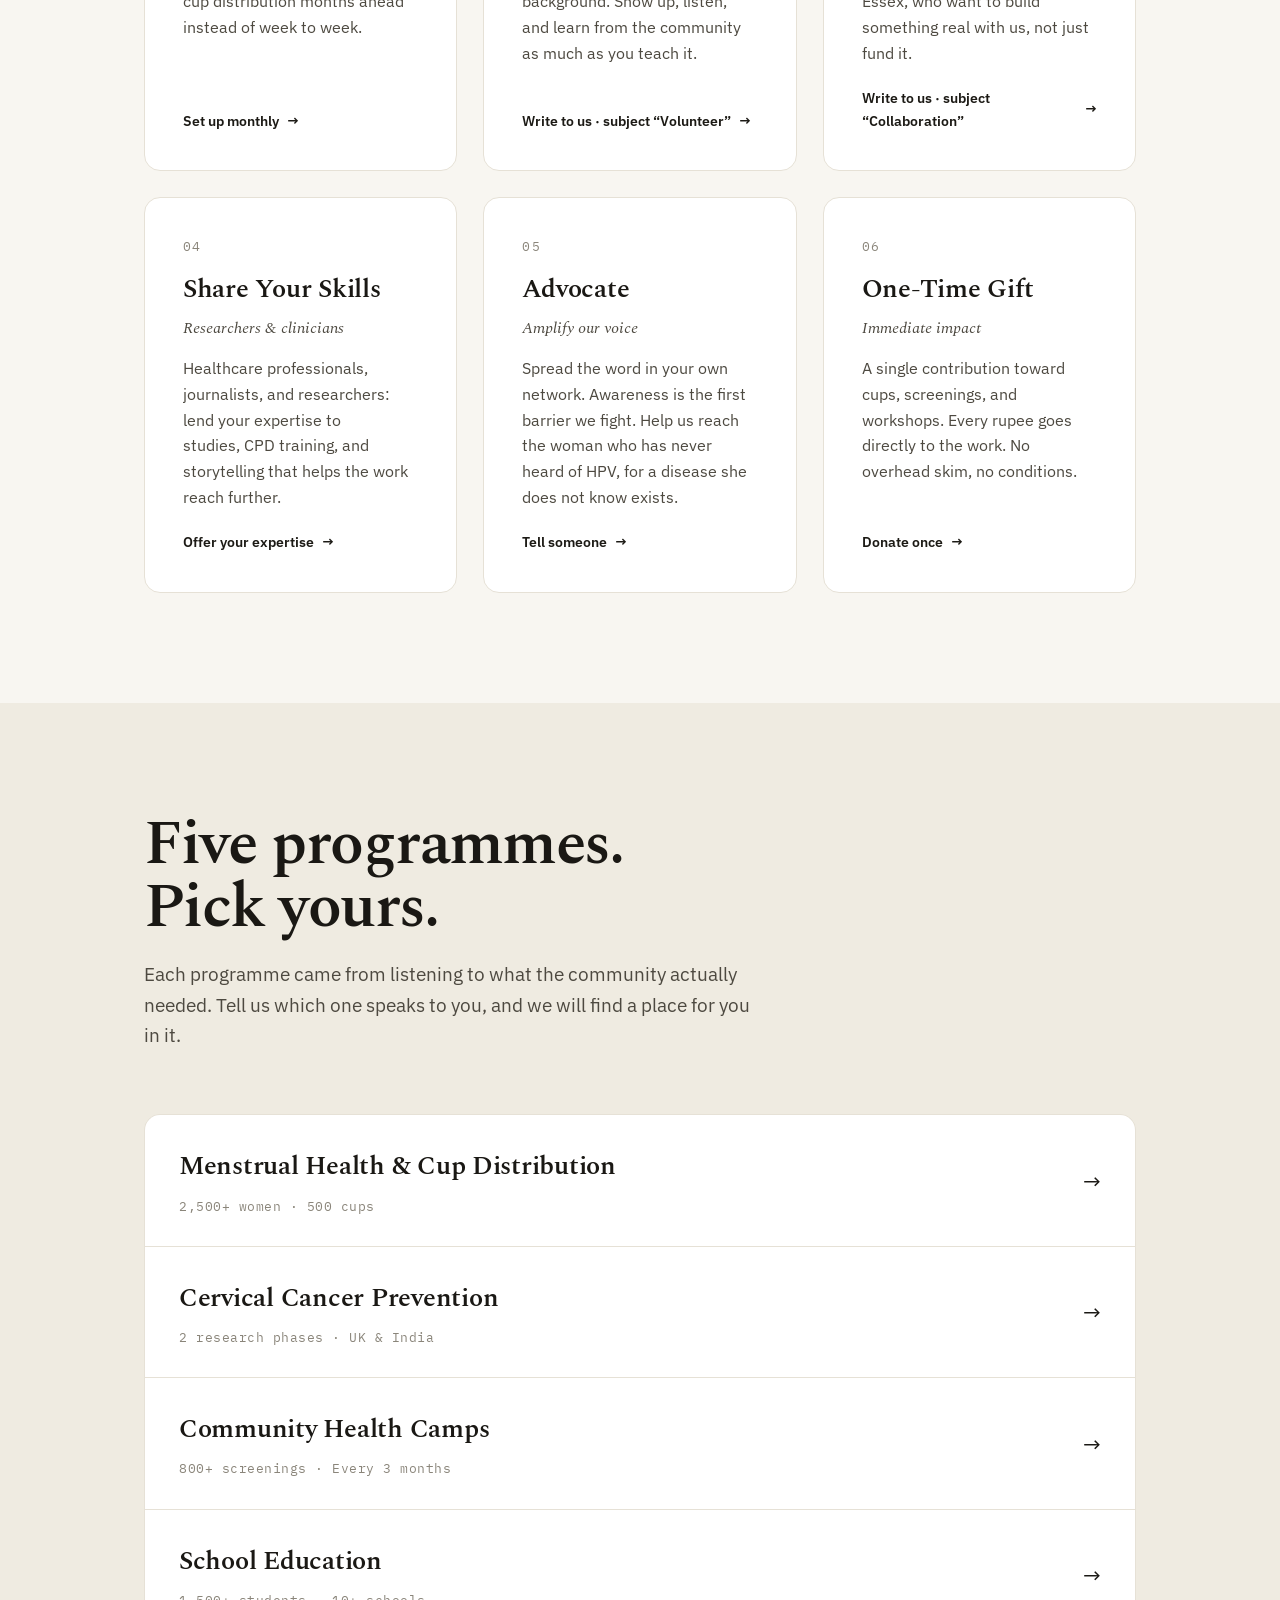
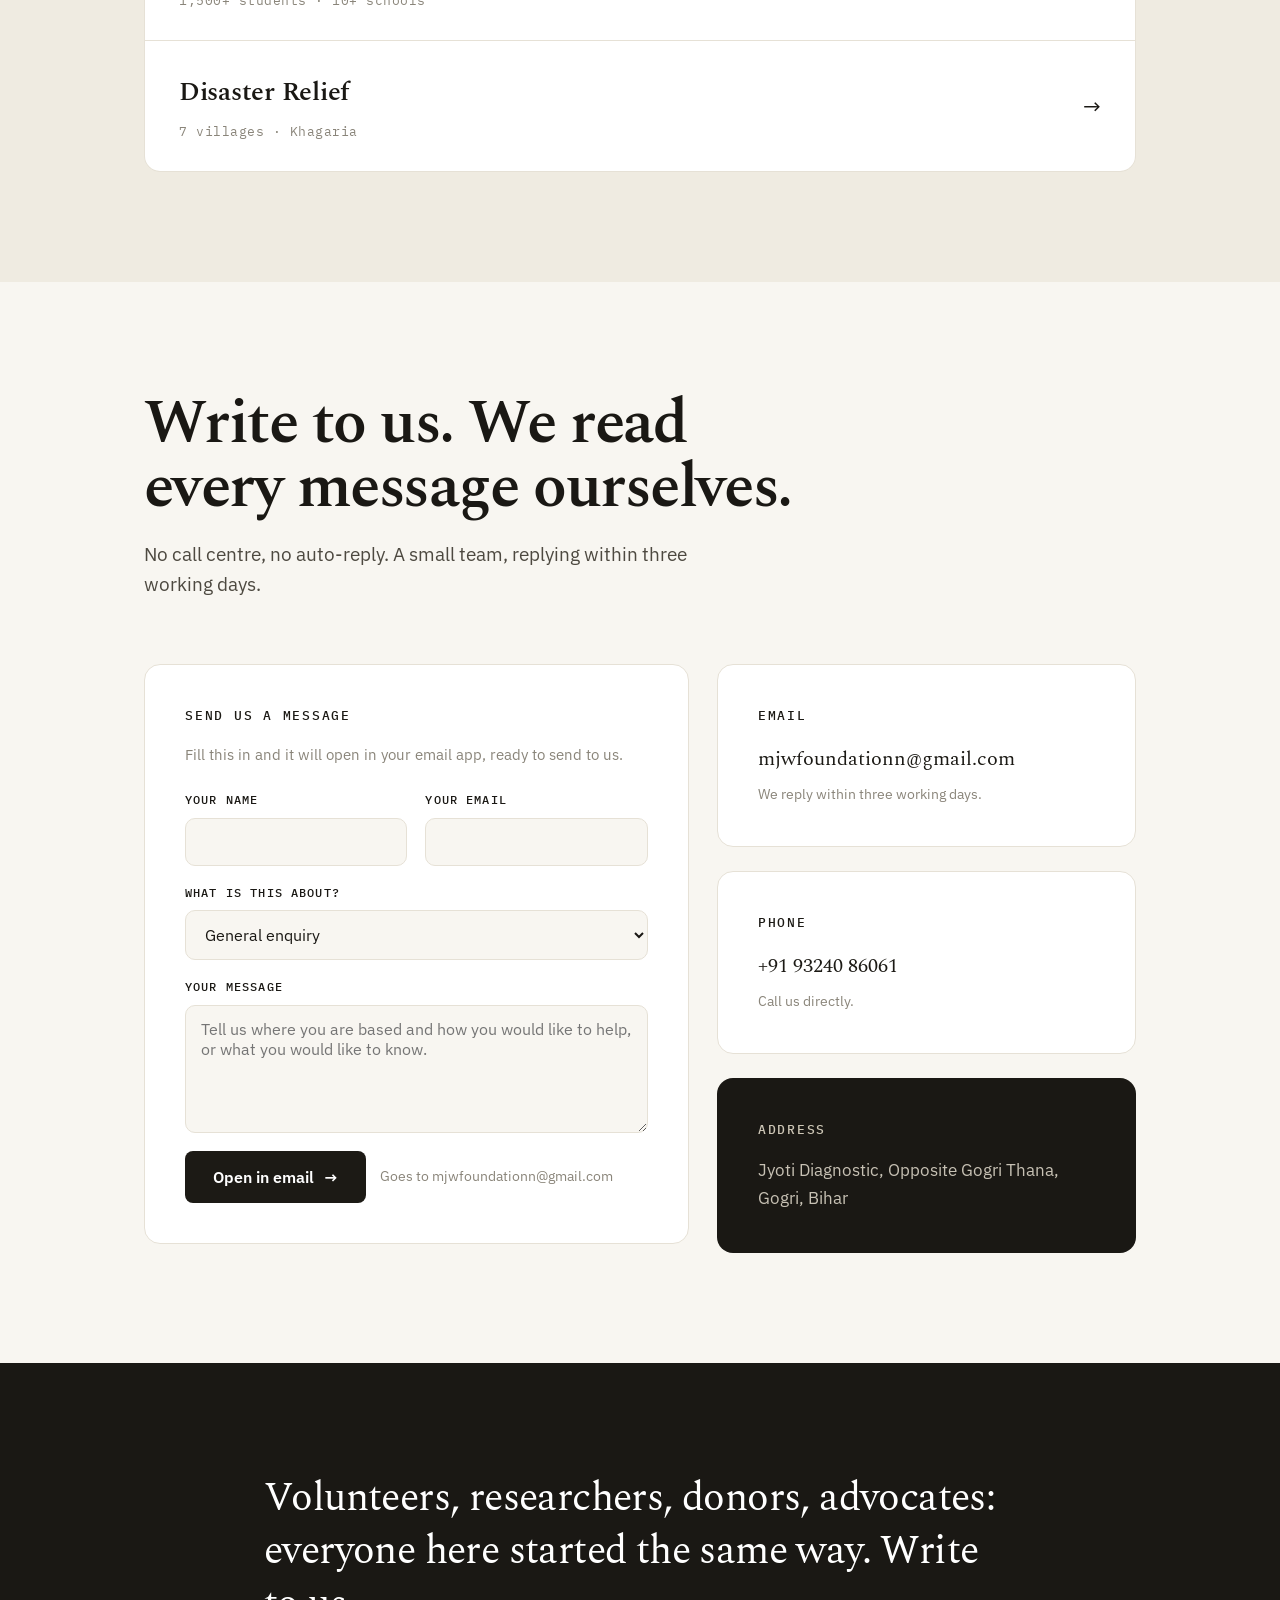
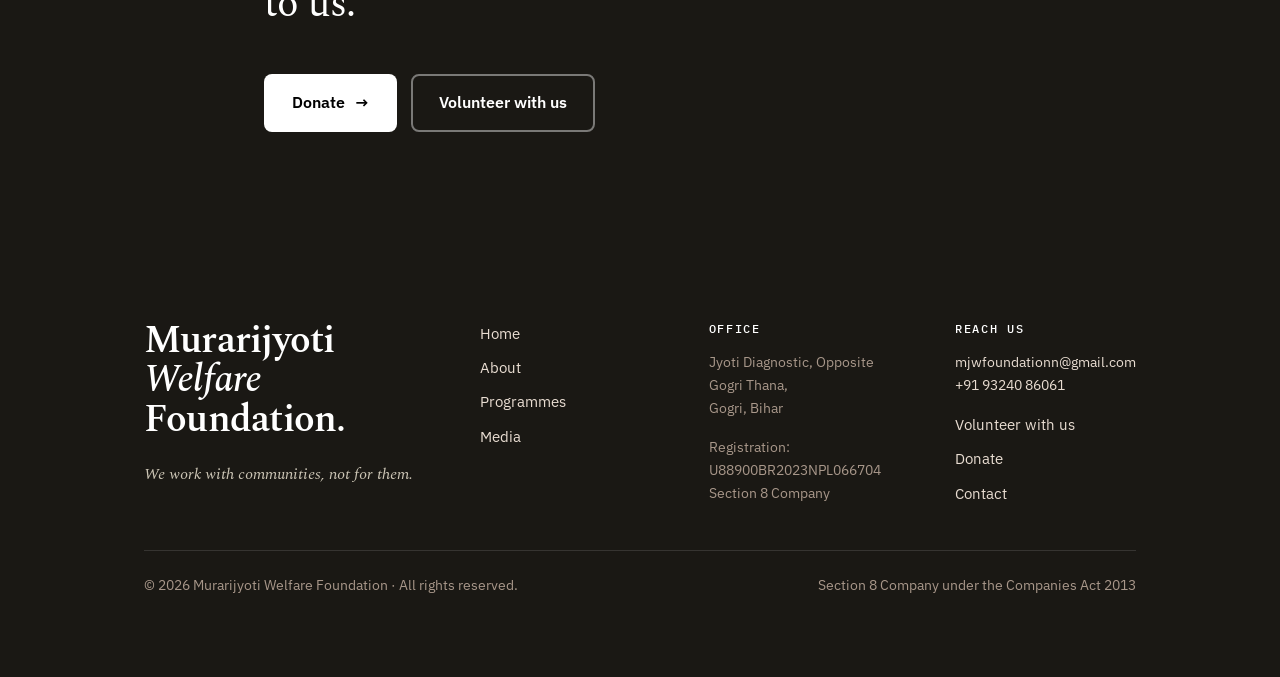
<file: get-involved.html>
<!DOCTYPE html>
<html lang="en">
<head>
<meta charset="UTF-8" />
<meta name="viewport" content="width=device-width, initial-scale=1.0" />
<title>Get Involved — Murarijyoti Welfare Foundation</title>
<meta name="description" content="Volunteer, partner, or donate — ways to be part of Murarijyoti Welfare Foundation's preventive health work across rural Bihar." />
<link rel="canonical" href="get-involved.html" />
<link rel="icon" href="logo.svg" type="image/svg+xml" />
<meta property="og:type" content="website" />
<meta property="og:site_name" content="Murarijyoti Welfare Foundation" />
<meta property="og:locale" content="en_IN" />
<meta property="og:title" content="Get Involved — Murarijyoti Welfare Foundation" />
<meta property="og:description" content="Whether you have an afternoon or an institution behind you, there is a way to be part of the work." />
<meta property="og:image" content="photos/IMG_0027.jpg" />
<link rel="stylesheet" href="styles.css" />
<style>
  .cform { display: grid; gap: 18px; }
  .cform .row { display: grid; gap: 18px; grid-template-columns: 1fr; }
  @media (min-width: 560px) { .cform .row { grid-template-columns: 1fr 1fr; } }
  .field { display: flex; flex-direction: column; gap: 8px; }
  .field label { font-family: var(--mono); font-size: 11.5px; letter-spacing: 0.1em; text-transform: uppercase; color: var(--ink); font-weight: 500; }
  .field input, .field select, .field textarea { font-family: var(--sans); font-size: 16px; color: var(--ink); background: var(--paper); border: 1px solid var(--line); border-radius: 10px; padding: 13px 15px; width: 100%; transition: border-color .15s, box-shadow .15s; }
  .field textarea { resize: vertical; min-height: 128px; }
  .field input:focus, .field select:focus, .field textarea:focus { outline: none; border-color: var(--ink); box-shadow: 0 0 0 3px rgba(28,26,21,0.08); }
  .cform__note { font-size: 13.5px; color: var(--muted); margin: 0; }
</style>
</head>
<body>
<a class="skiplink" href="#main">Skip to content</a>

<!-- ============ HEADER ============ -->
<header class="topbar" id="topbar" data-screen-label="Header">
  <div class="wrap">
    <nav class="nav" aria-label="Primary">
      <a class="brand" href="index.html" aria-label="Murarijyoti Welfare Foundation — home">
        <img class="brand__logo" src="logo.svg" alt="" width="44" height="44" />
        <span class="brand__text">
          <span class="brand__name">Murarijyoti <em>Welfare</em> Foundation</span>
        </span>
      </a>
      <div class="navlinks">
        <a href="index.html">Home</a>
        <a href="about.html">About</a>
        <a href="programs.html">Programmes</a>
        <a href="reports.html">Media</a>
      </div>
      <div class="navactions">
        <a href="get-involved.html" class="nav__ghost active">Get Involved</a>
        <a href="donate.html" class="nav__donate">Donate</a>
      </div>
      <button class="navtoggle" aria-label="Open menu" aria-expanded="false" aria-controls="mm" onclick="var m=document.getElementById('mm');var o=m.classList.toggle('open');this.setAttribute('aria-expanded',o)">
        <span></span><span></span><span></span>
      </button>
    </nav>
    <div class="mobilemenu" id="mm">
      <a href="index.html">Home</a>
      <a href="about.html">About</a>
      <a href="programs.html">Programmes</a>
        <a href="reports.html">Media</a>
      <a href="get-involved.html">Get Involved</a>
      <a href="donate.html">Donate</a>
    </div>
  </div>
</header>

<main id="main">

<!-- ============ 1 · PAGE INTRO ============ -->
<section class="pageintro">
  <div class="wrap">
    <h1>Get involved.</h1>
    <p class="lede">Whether you have an afternoon or an institution behind you, there is a way to be part of the work.</p>
    <div class="hero2__cta" style="margin-top: clamp(24px, 3vw, 36px);">
      <a href="mailto:mjwfoundationn@gmail.com?subject=Volunteer" class="btn btn--primary">Volunteer with us <span class="arrow">→</span></a>
      <a href="#ways" class="btn btn--ghost">Ways to help</a>
    </div>
  </div>
</section>

<!-- ============ 2 · STAT BAND ============ -->
<section class="statband" aria-label="Why join us" data-screen-label="Stats">
  <div class="wrap">
    <div class="statrow">
      <div class="stat reveal">
        <p class="stat__num"><span class="count" data-target="2500" data-suffix="+">0</span></p>
        <p class="stat__label">Women reached</p>
        <p class="stat__note">And every one of them a neighbour</p>
      </div>
      <div class="stat reveal">
        <p class="stat__num"><span class="count" data-target="800" data-suffix="+">0</span></p>
        <p class="stat__label">Free screenings</p>
        <p class="stat__note">Run entirely by a small team</p>
      </div>
      <div class="stat reveal">
        <p class="stat__num"><span class="count" data-target="6">0</span></p>
        <p class="stat__label">Partners alongside us</p>
        <p class="stat__note">From Gogri to the University of Essex</p>
      </div>
      <div class="stat reveal">
        <p class="stat__num">2023</p>
        <p class="stat__label">Working together since</p>
        <p class="stat__note">It started with a conversation</p>
      </div>
    </div>
  </div>
</section>

<!-- ============ 3 · MARQUEE RIBBON ============ -->
<div class="marquee" aria-hidden="true">
  <div class="marquee__track">
    <span class="marquee__set">
      <span>❋ Menstrual Health &amp; Cup Distribution · 500 cups distributed</span>
      <span>❋ Cervical Cancer Prevention · 2 research phases, UK &amp; India</span>
      <span>❋ Community Health Camps · 800+ free screenings</span>
      <span>❋ School Education · 1,500+ students reached</span>
      <span>❋ Disaster Relief · 3,000 women, 7 villages, Khagaria</span>
      <span>❋ Khagaria &amp; Bhagalpur · Since 2023</span>
    </span>
    <span class="marquee__set">
      <span>❋ Menstrual Health &amp; Cup Distribution · 500 cups, 400+ ASHA workers</span>
      <span>❋ Cervical Cancer Prevention · 500 respondents, 45 focus groups</span>
      <span>❋ Community Health Camps · 800+ free screenings</span>
      <span>❋ School Education · 1,500+ students reached</span>
      <span>❋ Disaster Relief · 3,000 women, 7 villages, Khagaria</span>
      <span>❋ Khagaria &amp; Bhagalpur · Since 2023</span>
    </span>
  </div>
</div>

<!-- ============ 4 · WAYS TO HELP ============ -->
<section class="section" id="ways" data-screen-label="Ways to help">
  <div class="wrap">
    <div class="sectionhead reveal">
      <h2 class="dhead">Ways to make a difference.</h2>
      <p class="dhead__lede">Whether you have an afternoon or an institution behind you, there is a way to be part of the work. The work is done by people, and the more hands, the further it reaches.</p>
    </div>

    <div class="waysgrid">
      <article class="way reveal">
        <span class="way__no">01</span>
        <h3 class="way__title">Monthly Giving</h3>
        <p class="way__kicker">Become a sustainer</p>
        <p class="way__desc">Join a small circle of monthly supporters. Steady funding lets us plan camps, workshops, and cup distribution months ahead instead of week to week.</p>
        <a href="donate.html" class="cardlink">Set up monthly <span class="arrow">→</span></a>
      </article>

      <article class="way reveal">
        <span class="way__no">02</span>
        <h3 class="way__title">Volunteer</h3>
        <p class="way__kicker">Hands-on, on the ground</p>
        <p class="way__desc">Work alongside our field teams across Khagaria and Bhagalpur. You do not need a specific background. Show up, listen, and learn from the community as much as you teach it.</p>
        <a href="mailto:mjwfoundationn@gmail.com?subject=Volunteer" class="cardlink">Write to us · subject “Volunteer” <span class="arrow">→</span></a>
      </article>

      <article class="way reveal">
        <span class="way__no">03</span>
        <h3 class="way__title">Partner With Us</h3>
        <p class="way__kicker">Institutions &amp; CSR</p>
        <p class="way__desc">Hospitals, colleges, companies and research bodies, like 10zyme and the University of Essex, who want to build something real with us, not just fund it.</p>
        <a href="mailto:mjwfoundationn@gmail.com?subject=Collaboration" class="cardlink">Write to us · subject “Collaboration” <span class="arrow">→</span></a>
      </article>

      <article class="way reveal">
        <span class="way__no">04</span>
        <h3 class="way__title">Share Your Skills</h3>
        <p class="way__kicker">Researchers &amp; clinicians</p>
        <p class="way__desc">Healthcare professionals, journalists, and researchers: lend your expertise to studies, CPD training, and storytelling that helps the work reach further.</p>
        <a href="mailto:mjwfoundationn@gmail.com?subject=Collaboration" class="cardlink">Offer your expertise <span class="arrow">→</span></a>
      </article>

      <article class="way reveal">
        <span class="way__no">05</span>
        <h3 class="way__title">Advocate</h3>
        <p class="way__kicker">Amplify our voice</p>
        <p class="way__desc">Spread the word in your own network. Awareness is the first barrier we fight. Help us reach the woman who has never heard of HPV, for a disease she does not know exists.</p>
        <a href="mailto:?subject=Murarijyoti%20Welfare%20Foundation&amp;body=Have%20a%20look%20at%20their%20work%3A%20" class="cardlink">Tell someone <span class="arrow">→</span></a>
      </article>

      <article class="way reveal">
        <span class="way__no">06</span>
        <h3 class="way__title">One-Time Gift</h3>
        <p class="way__kicker">Immediate impact</p>
        <p class="way__desc">A single contribution toward cups, screenings, and workshops. Every rupee goes directly to the work. No overhead skim, no conditions.</p>
        <a href="donate.html" class="cardlink">Donate once <span class="arrow">→</span></a>
      </article>
    </div>
  </div>
</section>

<!-- ============ 5 · WHERE YOU CAN JOIN ============ -->
<section class="section section--cream" data-screen-label="Where you can join">
  <div class="wrap">
    <div class="sectionhead reveal">
      <h2 class="dhead">Five programmes. Pick yours.</h2>
      <p class="dhead__lede">Each programme came from listening to what the community actually needed. Tell us which one speaks to you, and we will find a place for you in it.</p>
    </div>
    <div class="joinrow reveal">
      <a class="joinpill" href="programs.html#menstrual">
        <span class="joinpill__name">Menstrual Health &amp; Cup Distribution</span>
        <span class="joinpill__meta">2,500+ women · 500 cups</span>
        <span class="joinpill__arrow arrow">→</span>
      </a>
      <a class="joinpill" href="programs.html#cervical">
        <span class="joinpill__name">Cervical Cancer Prevention</span>
        <span class="joinpill__meta">2 research phases · UK &amp; India</span>
        <span class="joinpill__arrow arrow">→</span>
      </a>
      <a class="joinpill" href="programs.html#camps">
        <span class="joinpill__name">Community Health Camps</span>
        <span class="joinpill__meta">800+ screenings · Every 3 months</span>
        <span class="joinpill__arrow arrow">→</span>
      </a>
      <a class="joinpill" href="programs.html#school">
        <span class="joinpill__name">School Education</span>
        <span class="joinpill__meta">1,500+ students · 10+ schools</span>
        <span class="joinpill__arrow arrow">→</span>
      </a>
      <a class="joinpill" href="programs.html#disaster">
        <span class="joinpill__name">Disaster Relief</span>
        <span class="joinpill__meta">7 villages · Khagaria</span>
        <span class="joinpill__arrow arrow">→</span>
      </a>
    </div>
  </div>
</section>

<!-- ============ 6 · CONTACT ============ -->
<section class="section" id="contact" data-screen-label="Contact us">
  <div class="wrap">
    <div class="sectionhead reveal">
      <h2 class="dhead">Write to us. We read every message ourselves.</h2>
      <p class="dhead__lede">No call centre, no auto-reply. A small team, replying within three working days.</p>
    </div>
    <div class="givegrid">
      <!-- form -->
      <div class="card reveal">
        <p class="card__kicker">Send us a message</p>
        <p style="color:var(--muted); font-size:15px; margin:0 0 24px;">Fill this in and it will open in your email app, ready to send to us.</p>
        <form class="cform" id="cform">
          <div class="row">
            <div class="field">
              <label for="f-name">Your name</label>
              <input type="text" id="f-name" name="name" autocomplete="name" required />
            </div>
            <div class="field">
              <label for="f-email">Your email</label>
              <input type="email" id="f-email" name="email" autocomplete="email" required />
            </div>
          </div>
          <div class="field">
            <label for="f-subject">What is this about?</label>
            <select id="f-subject" name="subject">
              <option value="General enquiry">General enquiry</option>
              <option value="Volunteer">Volunteer</option>
              <option value="Collaboration">Collaboration / partnership</option>
              <option value="Donation">Donation</option>
              <option value="Media Enquiry">Media enquiry</option>
            </select>
          </div>
          <div class="field">
            <label for="f-message">Your message</label>
            <textarea id="f-message" name="message" placeholder="Tell us where you are based and how you would like to help, or what you would like to know." required></textarea>
          </div>
          <div style="display:flex; flex-wrap:wrap; gap:14px; align-items:center;">
            <button type="submit" class="btn btn--primary">Open in email <span class="arrow">→</span></button>
            <p class="cform__note">Goes to mjwfoundationn@gmail.com</p>
          </div>
          <p class="cform__note" id="cform-fallback" hidden style="margin-top:14px;">If your email app did not open, please write to us directly at <a href="mailto:mjwfoundationn@gmail.com">mjwfoundationn@gmail.com</a>.</p>
        </form>
      </div>
      <!-- contact cards -->
      <div class="reveal" style="display:flex; flex-direction:column; gap:24px;">
        <div class="card">
          <p class="card__kicker">Email</p>
          <p style="font-size:clamp(17px,2vw,20px); font-family:var(--serif); margin:4px 0 8px;"><a href="mailto:mjwfoundationn@gmail.com">mjwfoundationn@gmail.com</a></p>
          <p style="color:var(--muted); font-size:14px; margin:0;">We reply within three working days.</p>
        </div>
        <div class="card">
          <p class="card__kicker">Phone</p>
          <p style="font-size:clamp(17px,2vw,20px); font-family:var(--serif); margin:4px 0 8px;"><a href="tel:+919324086061">+91 93240 86061</a></p>
          <p style="color:var(--muted); font-size:14px; margin:0;">Call us directly.</p>
        </div>
        <div class="card card--ink">
          <p class="card__kicker" style="color:var(--marigold);">Address</p>
          <p style="color:#C7C1B4; margin:4px 0 0;">Jyoti Diagnostic, Opposite Gogri Thana,<br />Gogri, Bihar</p>
        </div>
      </div>
    </div>
  </div>
</section>

<!-- ============ 7 · CLOSING CTA ============ -->
<section class="section section--cta" data-screen-label="Closing CTA">
  <div class="wrap ctaband reveal">
    <p class="ctaband__line">Volunteers, researchers, donors, advocates: everyone here started the same way. Write to us.</p>
    <div class="hero2__cta">
      <a href="donate.html" class="btn btn--onink">Donate <span class="arrow">→</span></a>
      <a href="mailto:mjwfoundationn@gmail.com?subject=Volunteer" class="btn btn--ghostlight">Volunteer with us</a>
    </div>
  </div>
</section>

</main>

<!-- ============ FOOTER ============ -->
<footer class="footer" data-screen-label="Footer">
  <div class="wrap">
    <div class="footer__grid">
      <div class="footer__brand">
        <p class="footer__wordmark">Murarijyoti <em>Welfare</em><br />Foundation.</p>
        <p class="footer__tag">We work with communities, not for them.</p>
      </div>
      <div>
        <nav class="footer__navlist" aria-label="Site pages">
          <a href="index.html">Home</a>
          <a href="about.html">About</a>
          <a href="programs.html">Programmes</a>
            <a href="reports.html">Media</a>
        </nav>
      </div>
      <div>
        <h4>Office</h4>
        <p class="footer__reg">
          Jyoti Diagnostic, Opposite Gogri Thana,<br />Gogri, Bihar
        </p>
        <p class="footer__reg" style="margin-top:16px;">
          Registration: U88900BR2023NPL066704<br />
          Section 8 Company
        </p>
      </div>
      <div>
        <h4>Reach us</h4>
        <p class="footer__reg">
          <a href="mailto:mjwfoundationn@gmail.com">mjwfoundationn@gmail.com</a><br />
          <a href="tel:+919324086061">+91 93240 86061</a>
        </p>
        <nav class="footer__navlist" style="margin-top:16px;" aria-label="Connect">
          <a href="get-involved.html">Volunteer with us</a>
          <a href="donate.html">Donate</a>
          <a href="get-involved.html#contact">Contact</a>
        </nav>
      </div>
    </div>
    <div class="footer__bottom">
      <span>© 2026 Murarijyoti Welfare Foundation · All rights reserved.</span>
      <span>Section 8 Company under the Companies Act 2013</span>
    </div>
  </div>
</footer>

<script>
(function(){
  var bar = document.getElementById('topbar');
  function onScroll(){ if (window.scrollY > 24) bar.classList.add('scrolled'); else bar.classList.remove('scrolled'); }
  window.addEventListener('scroll', onScroll, { passive:true }); onScroll();
})();
(function(){
  var els = [].slice.call(document.querySelectorAll('.reveal'));
  if (!('IntersectionObserver' in window) || window.matchMedia('(prefers-reduced-motion: reduce)').matches){ els.forEach(function(e){ e.classList.add('in'); }); return; }
  var io = new IntersectionObserver(function(entries){ entries.forEach(function(en){ if (en.isIntersecting){ en.target.classList.add('in'); io.unobserve(en.target); } }); }, { threshold: 0.12, rootMargin: '0px 0px -8% 0px' });
  els.forEach(function(e){ io.observe(e); });
})();
(function(){
  var counters = [].slice.call(document.querySelectorAll('.count'));
  function animate(el){
    var target = parseFloat(el.getAttribute('data-target')) || 0;
    var suffix = el.getAttribute('data-suffix') || '';
    var dur = 1400, start = null;
    function step(ts){ if (!start) start = ts; var p = Math.min((ts - start)/dur, 1); var eased = 1 - Math.pow(1-p,3); el.textContent = Math.round(target*eased).toLocaleString('en-IN') + suffix; if (p<1) requestAnimationFrame(step); }
    requestAnimationFrame(step);
  }
  if (!('IntersectionObserver' in window)){ counters.forEach(function(c){ c.textContent = c.getAttribute('data-target') + (c.getAttribute('data-suffix')||''); }); return; }
  var io = new IntersectionObserver(function(entries){ entries.forEach(function(en){ if (en.isIntersecting){ animate(en.target); io.unobserve(en.target); } }); }, { threshold: 0.6 });
  counters.forEach(function(c){ io.observe(c); });
})();
/* mailto form */
(function(){
  var form = document.getElementById('cform');
  if (!form) return;
  form.addEventListener('submit', function(e){
    e.preventDefault();
    var name = (document.getElementById('f-name').value || '').trim();
    var email = (document.getElementById('f-email').value || '').trim();
    var subject = document.getElementById('f-subject').value || 'General enquiry';
    var message = (document.getElementById('f-message').value || '').trim();
    var body = 'Name: ' + name + '\nEmail: ' + email + '\n\n' + message;
    var href = 'mailto:mjwfoundationn@gmail.com'
      + '?subject=' + encodeURIComponent(subject)
      + '&body=' + encodeURIComponent(body);
    window.location.href = href;
    var fb = document.getElementById('cform-fallback');
    if (fb) fb.hidden = false;
  });
})();
</script>

</body>
</html>
</file>
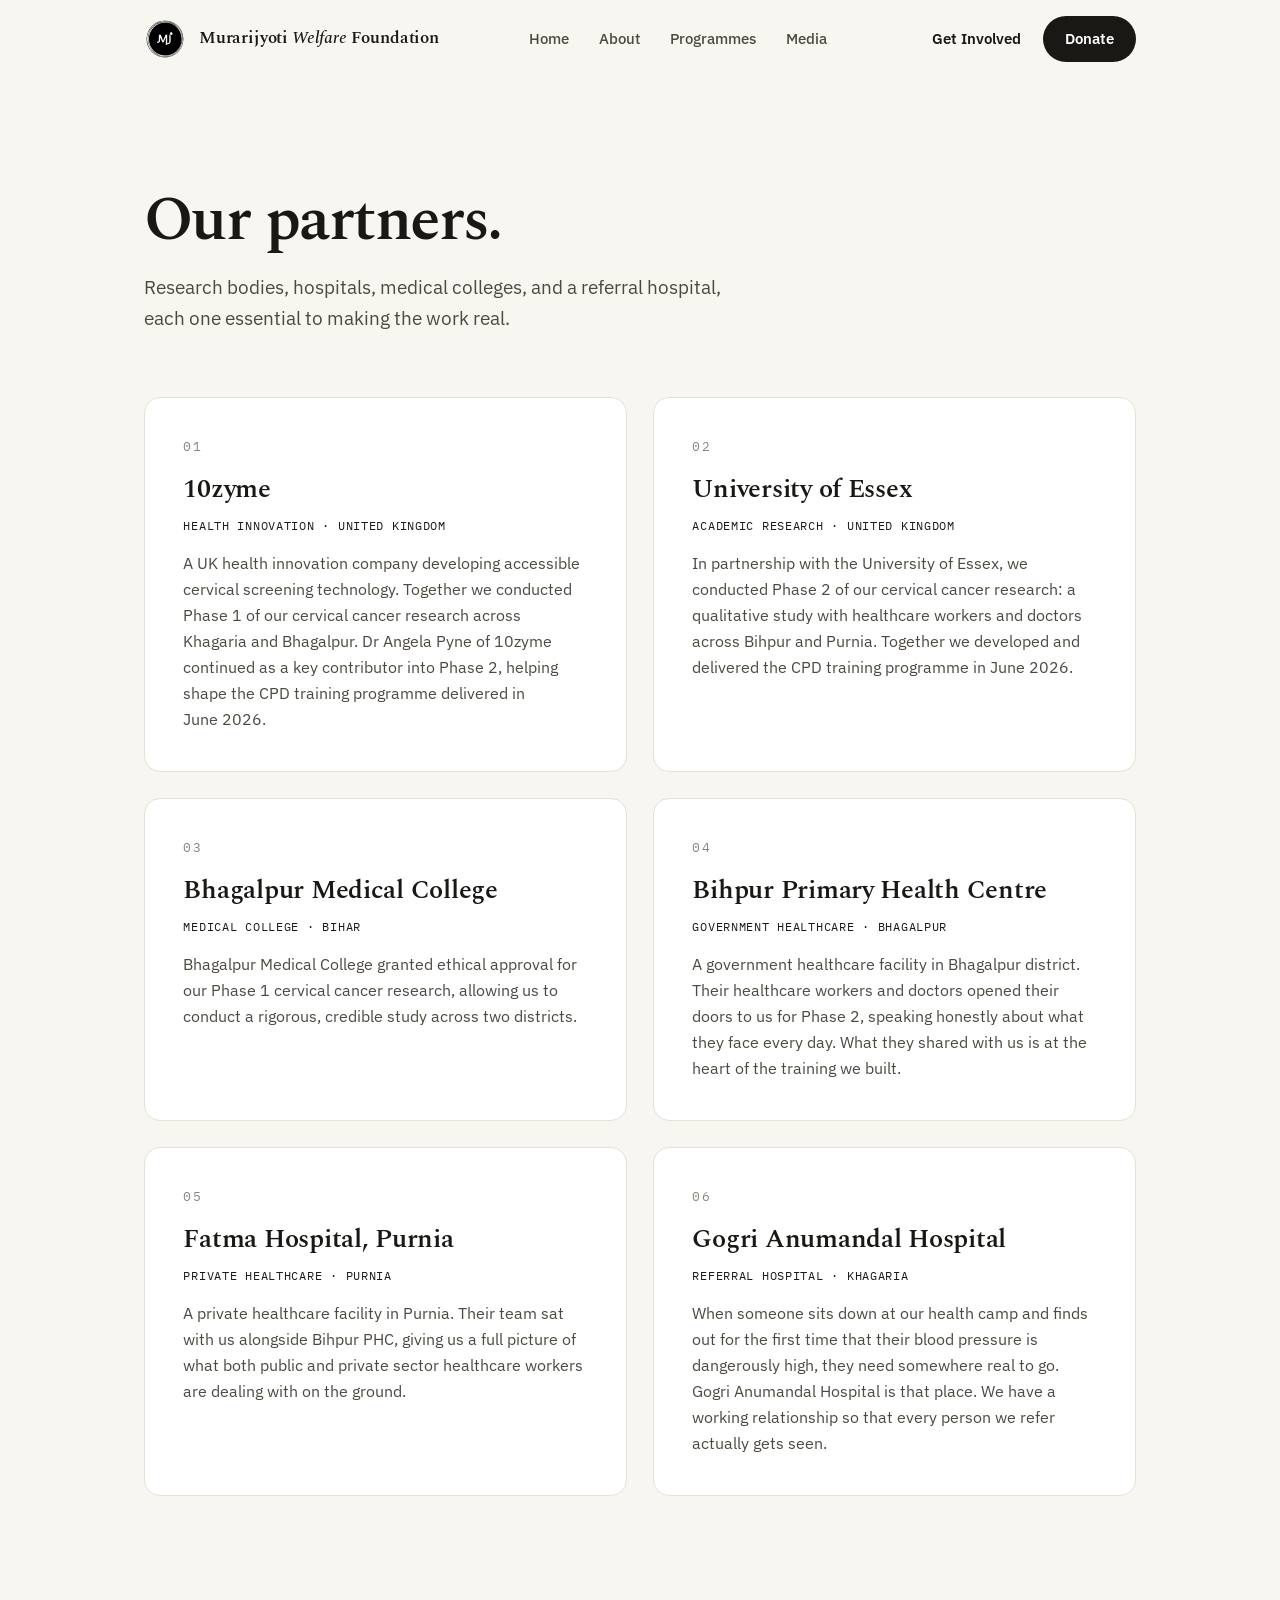
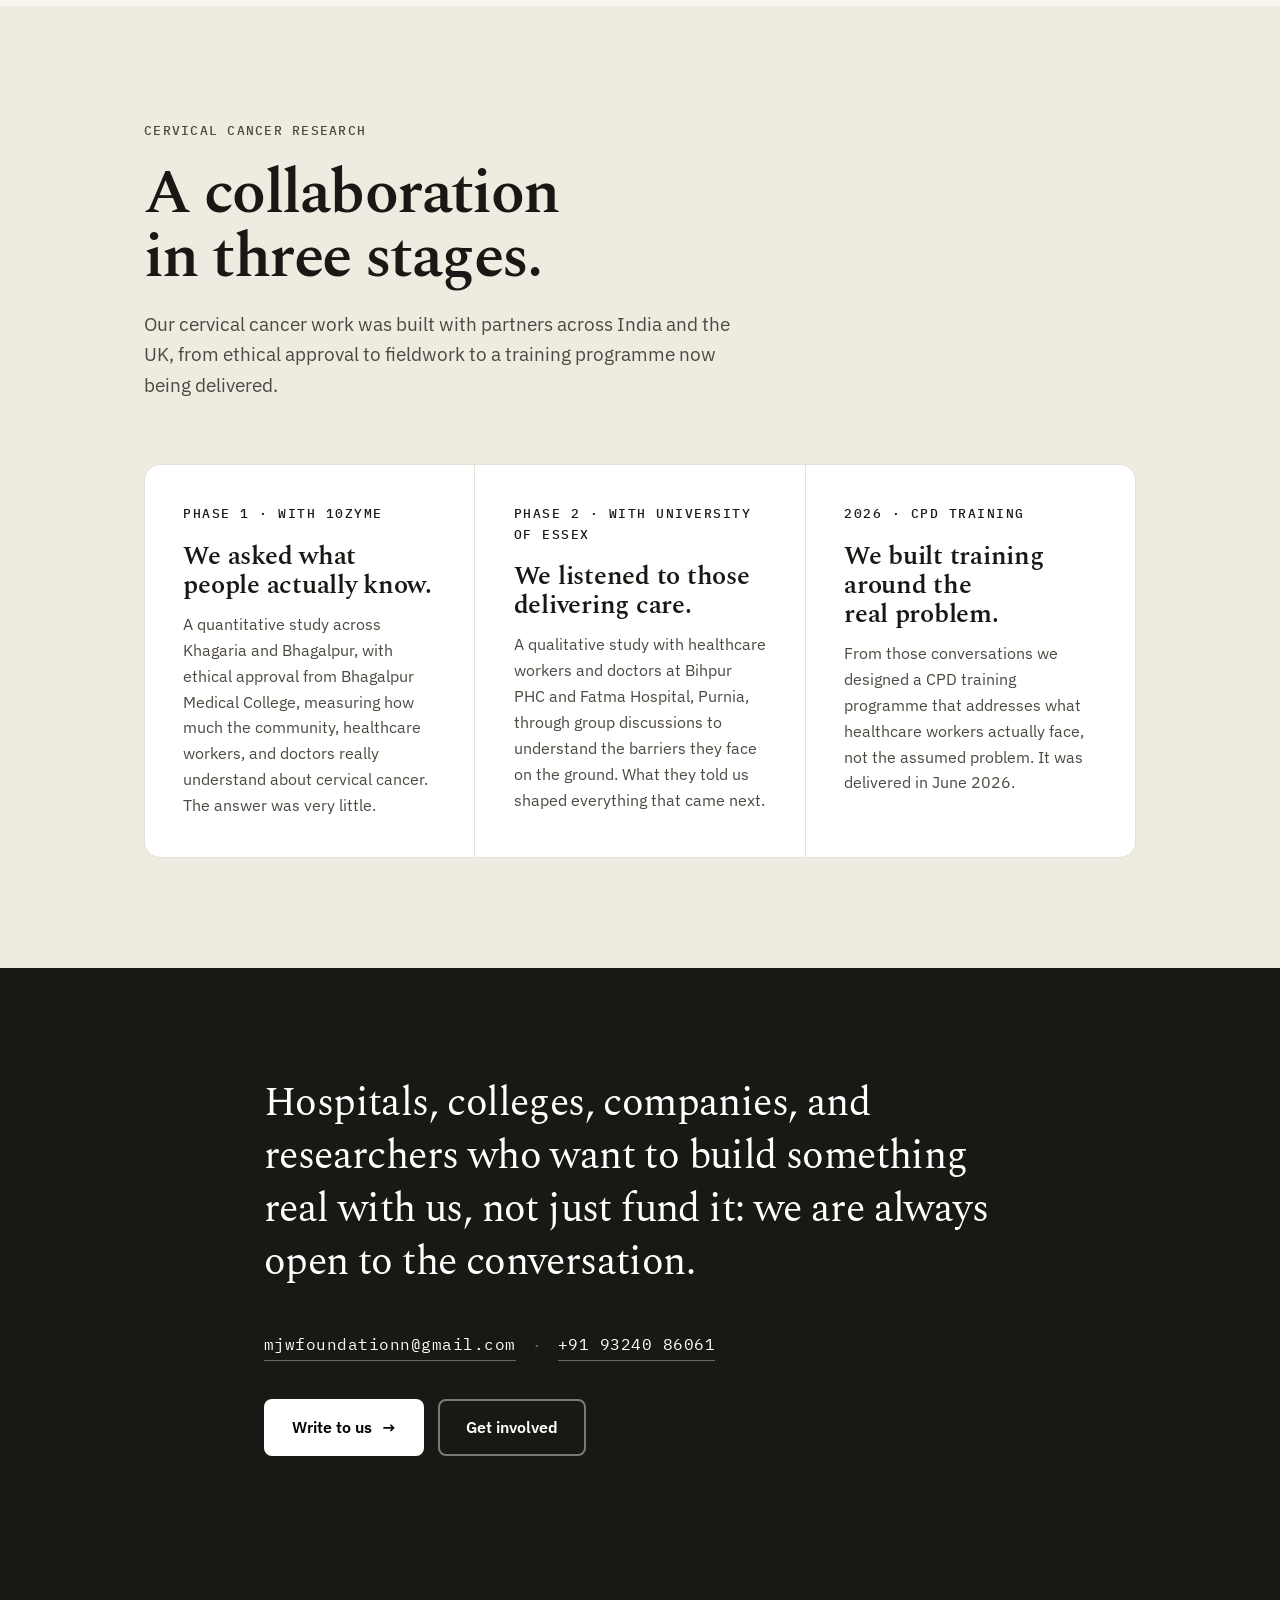
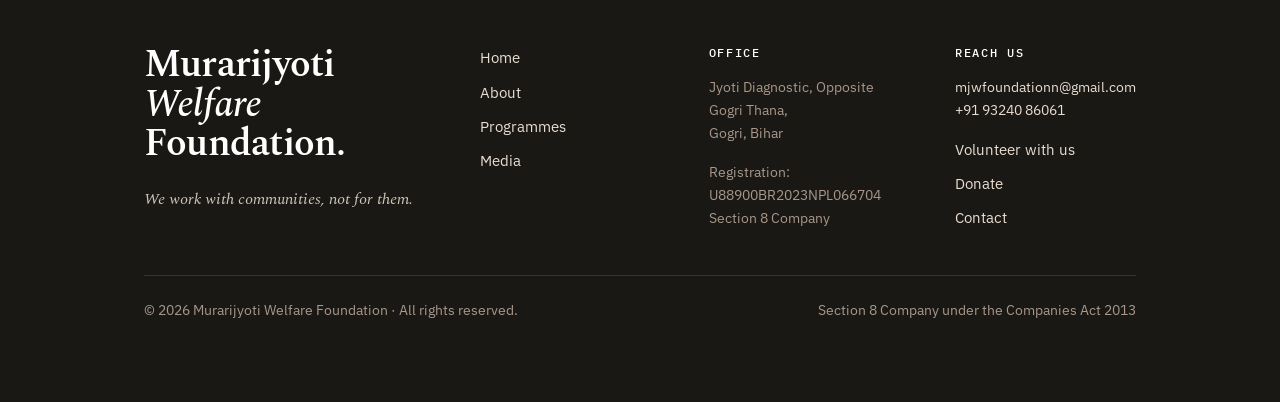
<file: partners.html>
<!DOCTYPE html>
<html lang="en">
<head>
<meta charset="UTF-8" />
<meta name="viewport" content="width=device-width, initial-scale=1.0" />
<title>Partners — Murarijyoti Welfare Foundation</title>
<meta name="description" content="The research bodies, hospitals, medical colleges, and referral hospital we work with, and our cervical cancer research collaboration across India and the UK." />
<link rel="canonical" href="partners.html" />
<link rel="icon" href="logo.svg" type="image/svg+xml" />
<meta property="og:type" content="website" />
<meta property="og:site_name" content="Murarijyoti Welfare Foundation" />
<meta property="og:locale" content="en_IN" />
<meta property="og:title" content="Partners — Murarijyoti Welfare Foundation" />
<meta property="og:description" content="Research bodies, hospitals, and medical colleges — each one essential to making the work real." />
<meta property="og:image" content="photos/IMG_2945.jpg" />
<link rel="stylesheet" href="styles.css" />
</head>
<body>
<a class="skiplink" href="#main">Skip to content</a>

<!-- ============ HEADER ============ -->
<header class="topbar" id="topbar" data-screen-label="Header">
  <div class="wrap">
    <nav class="nav" aria-label="Primary">
      <a class="brand" href="index.html" aria-label="Murarijyoti Welfare Foundation — home">
        <img class="brand__logo" src="logo.svg" alt="" width="44" height="44" />
        <span class="brand__text">
          <span class="brand__name">Murarijyoti <em>Welfare</em> Foundation</span>
        </span>
      </a>
      <div class="navlinks">
        <a href="index.html">Home</a>
        <a href="about.html">About</a>
        <a href="programs.html">Programmes</a>
        <a href="reports.html">Media</a>
      </div>
      <div class="navactions">
        <a href="get-involved.html" class="nav__ghost">Get Involved</a>
        <a href="donate.html" class="nav__donate">Donate</a>
      </div>
      <button class="navtoggle" aria-label="Open menu" aria-expanded="false" aria-controls="mm" onclick="var m=document.getElementById('mm');var o=m.classList.toggle('open');this.setAttribute('aria-expanded',o)">
        <span></span><span></span><span></span>
      </button>
    </nav>
    <div class="mobilemenu" id="mm">
      <a href="index.html">Home</a>
      <a href="about.html">About</a>
      <a href="programs.html">Programmes</a>
        <a href="reports.html">Media</a>
      <a href="get-involved.html">Get Involved</a>
      <a href="donate.html">Donate</a>
    </div>
  </div>
</header>

<main id="main">

<!-- ============ PARTNERS LIST ============ -->
<section class="section" data-screen-label="Our partners">
  <div class="wrap">
    <div class="sectionhead reveal">
      <h1 class="dhead">Our partners.</h1>
      <p class="dhead__lede">Research bodies, hospitals, medical colleges, and a referral hospital, each one essential to making the work real.</p>
    </div>
    <div class="partnerlist">
      <article class="partnercard reveal">
        <p class="partnercard__no">01</p>
        <h3 class="partnercard__name">10zyme</h3>
        <p class="partnercard__loc">Health innovation · United Kingdom</p>
        <p class="partnercard__text">A UK health innovation company developing accessible cervical screening technology. Together we conducted Phase 1 of our cervical cancer research across Khagaria and Bhagalpur. Dr Angela Pyne of 10zyme continued as a key contributor into Phase 2, helping shape the CPD training programme delivered in June 2026.</p>
      </article>
      <article class="partnercard reveal">
        <p class="partnercard__no">02</p>
        <h3 class="partnercard__name">University of Essex</h3>
        <p class="partnercard__loc">Academic research · United Kingdom</p>
        <p class="partnercard__text">In partnership with the University of Essex, we conducted Phase 2 of our cervical cancer research: a qualitative study with healthcare workers and doctors across Bihpur and Purnia. Together we developed and delivered the CPD training programme in June 2026.</p>
      </article>
      <article class="partnercard reveal">
        <p class="partnercard__no">03</p>
        <h3 class="partnercard__name">Bhagalpur Medical College</h3>
        <p class="partnercard__loc">Medical college · Bihar</p>
        <p class="partnercard__text">Bhagalpur Medical College granted ethical approval for our Phase 1 cervical cancer research, allowing us to conduct a rigorous, credible study across two districts.</p>
      </article>
      <article class="partnercard reveal">
        <p class="partnercard__no">04</p>
        <h3 class="partnercard__name">Bihpur Primary Health Centre</h3>
        <p class="partnercard__loc">Government healthcare · Bhagalpur</p>
        <p class="partnercard__text">A government healthcare facility in Bhagalpur district. Their healthcare workers and doctors opened their doors to us for Phase 2, speaking honestly about what they face every day. What they shared with us is at the heart of the training we built.</p>
      </article>
      <article class="partnercard reveal">
        <p class="partnercard__no">05</p>
        <h3 class="partnercard__name">Fatma Hospital, Purnia</h3>
        <p class="partnercard__loc">Private healthcare · Purnia</p>
        <p class="partnercard__text">A private healthcare facility in Purnia. Their team sat with us alongside Bihpur PHC, giving us a full picture of what both public and private sector healthcare workers are dealing with on the ground.</p>
      </article>
      <article class="partnercard reveal">
        <p class="partnercard__no">06</p>
        <h3 class="partnercard__name">Gogri Anumandal Hospital</h3>
        <p class="partnercard__loc">Referral hospital · Khagaria</p>
        <p class="partnercard__text">When someone sits down at our health camp and finds out for the first time that their blood pressure is dangerously high, they need somewhere real to go. Gogri Anumandal Hospital is that place. We have a working relationship so that every person we refer actually gets seen.</p>
      </article>
    </div>
  </div>
</section>

<!-- ============ RESEARCH TIMELINE ============ -->
<section class="section section--cream" data-screen-label="Research collaboration">
  <div class="wrap">
    <div class="sectionhead reveal">
      <p class="smark"><span class="smark__no">§ 02</span> Cervical cancer research</p>
      <h2 class="dhead">A collaboration in three stages.</h2>
      <p class="dhead__lede">Our cervical cancer work was built with partners across India and the UK, from ethical approval to fieldwork to a training programme now being delivered.</p>
    </div>
    <div class="timeline reveal">
      <article class="tstep">
        <span class="tstep__no">Phase 1 · with 10zyme</span>
        <h3 class="tstep__title">We asked what people actually know.</h3>
        <p class="tstep__text">A quantitative study across Khagaria and Bhagalpur, with ethical approval from Bhagalpur Medical College, measuring how much the community, healthcare workers, and doctors really understand about cervical cancer. The answer was very little.</p>
      </article>
      <article class="tstep">
        <span class="tstep__no">Phase 2 · with University of Essex</span>
        <h3 class="tstep__title">We listened to those delivering care.</h3>
        <p class="tstep__text">A qualitative study with healthcare workers and doctors at Bihpur PHC and Fatma Hospital, Purnia, through group discussions to understand the barriers they face on the ground. What they told us shaped everything that came next.</p>
      </article>
      <article class="tstep">
        <span class="tstep__no">2026 · CPD training</span>
        <h3 class="tstep__title">We built training around the real problem.</h3>
        <p class="tstep__text">From those conversations we designed a CPD training programme that addresses what healthcare workers actually face, not the assumed problem. It was delivered in June 2026.</p>
      </article>
    </div>
  </div>
</section>

<!-- ============ PARTNER CTA ============ -->
<section class="section section--cta" data-screen-label="Closing CTA">
  <div class="wrap ctaband reveal">
    <p class="ctaband__line">Hospitals, colleges, companies, and researchers who want to build something real with us, not just fund it: we are always open to the conversation.</p>
    <p class="cta__contacts">
      <a href="mailto:mjwfoundationn@gmail.com?subject=Collaboration">mjwfoundationn@gmail.com</a>
      <span aria-hidden="true">·</span>
      <a href="tel:+919324086061">+91 93240 86061</a>
    </p>
    <div class="hero2__cta">
      <a href="mailto:mjwfoundationn@gmail.com?subject=Collaboration" class="btn btn--onink">Write to us <span class="arrow">→</span></a>
      <a href="get-involved.html" class="btn btn--ghostlight">Get involved</a>
    </div>
  </div>
</section>

</main>

<!-- ============ FOOTER ============ -->
<footer class="footer" data-screen-label="Footer">
  <div class="wrap">
    <div class="footer__grid">
      <div class="footer__brand">
        <p class="footer__wordmark">Murarijyoti <em>Welfare</em><br />Foundation.</p>
        <p class="footer__tag">We work with communities, not for them.</p>
      </div>
      <div>
        <nav class="footer__navlist" aria-label="Site pages">
          <a href="index.html">Home</a>
          <a href="about.html">About</a>
          <a href="programs.html">Programmes</a>
            <a href="reports.html">Media</a>
        </nav>
      </div>
      <div>
        <h4>Office</h4>
        <p class="footer__reg">
          Jyoti Diagnostic, Opposite Gogri Thana,<br />Gogri, Bihar
        </p>
        <p class="footer__reg" style="margin-top:16px;">
          Registration: U88900BR2023NPL066704<br />
          Section 8 Company
        </p>
      </div>
      <div>
        <h4>Reach us</h4>
        <p class="footer__reg">
          <a href="mailto:mjwfoundationn@gmail.com">mjwfoundationn@gmail.com</a><br />
          <a href="tel:+919324086061">+91 93240 86061</a>
        </p>
        <nav class="footer__navlist" style="margin-top:16px;" aria-label="Connect">
          <a href="get-involved.html">Volunteer with us</a>
          <a href="donate.html">Donate</a>
          <a href="get-involved.html#contact">Contact</a>
        </nav>
      </div>
    </div>
    <div class="footer__bottom">
      <span>© 2026 Murarijyoti Welfare Foundation · All rights reserved.</span>
      <span>Section 8 Company under the Companies Act 2013</span>
    </div>
  </div>
</footer>

<script>
(function(){
  var bar = document.getElementById('topbar');
  function onScroll(){ if (window.scrollY > 24) bar.classList.add('scrolled'); else bar.classList.remove('scrolled'); }
  window.addEventListener('scroll', onScroll, { passive:true }); onScroll();
})();
(function(){
  var els = [].slice.call(document.querySelectorAll('.reveal'));
  if (!('IntersectionObserver' in window) || window.matchMedia('(prefers-reduced-motion: reduce)').matches){ els.forEach(function(e){ e.classList.add('in'); }); return; }
  var io = new IntersectionObserver(function(entries){ entries.forEach(function(en){ if (en.isIntersecting){ en.target.classList.add('in'); io.unobserve(en.target); } }); }, { threshold: 0.12, rootMargin: '0px 0px -8% 0px' });
  els.forEach(function(e){ io.observe(e); });
})();
</script>

</body>
</html>
</file>
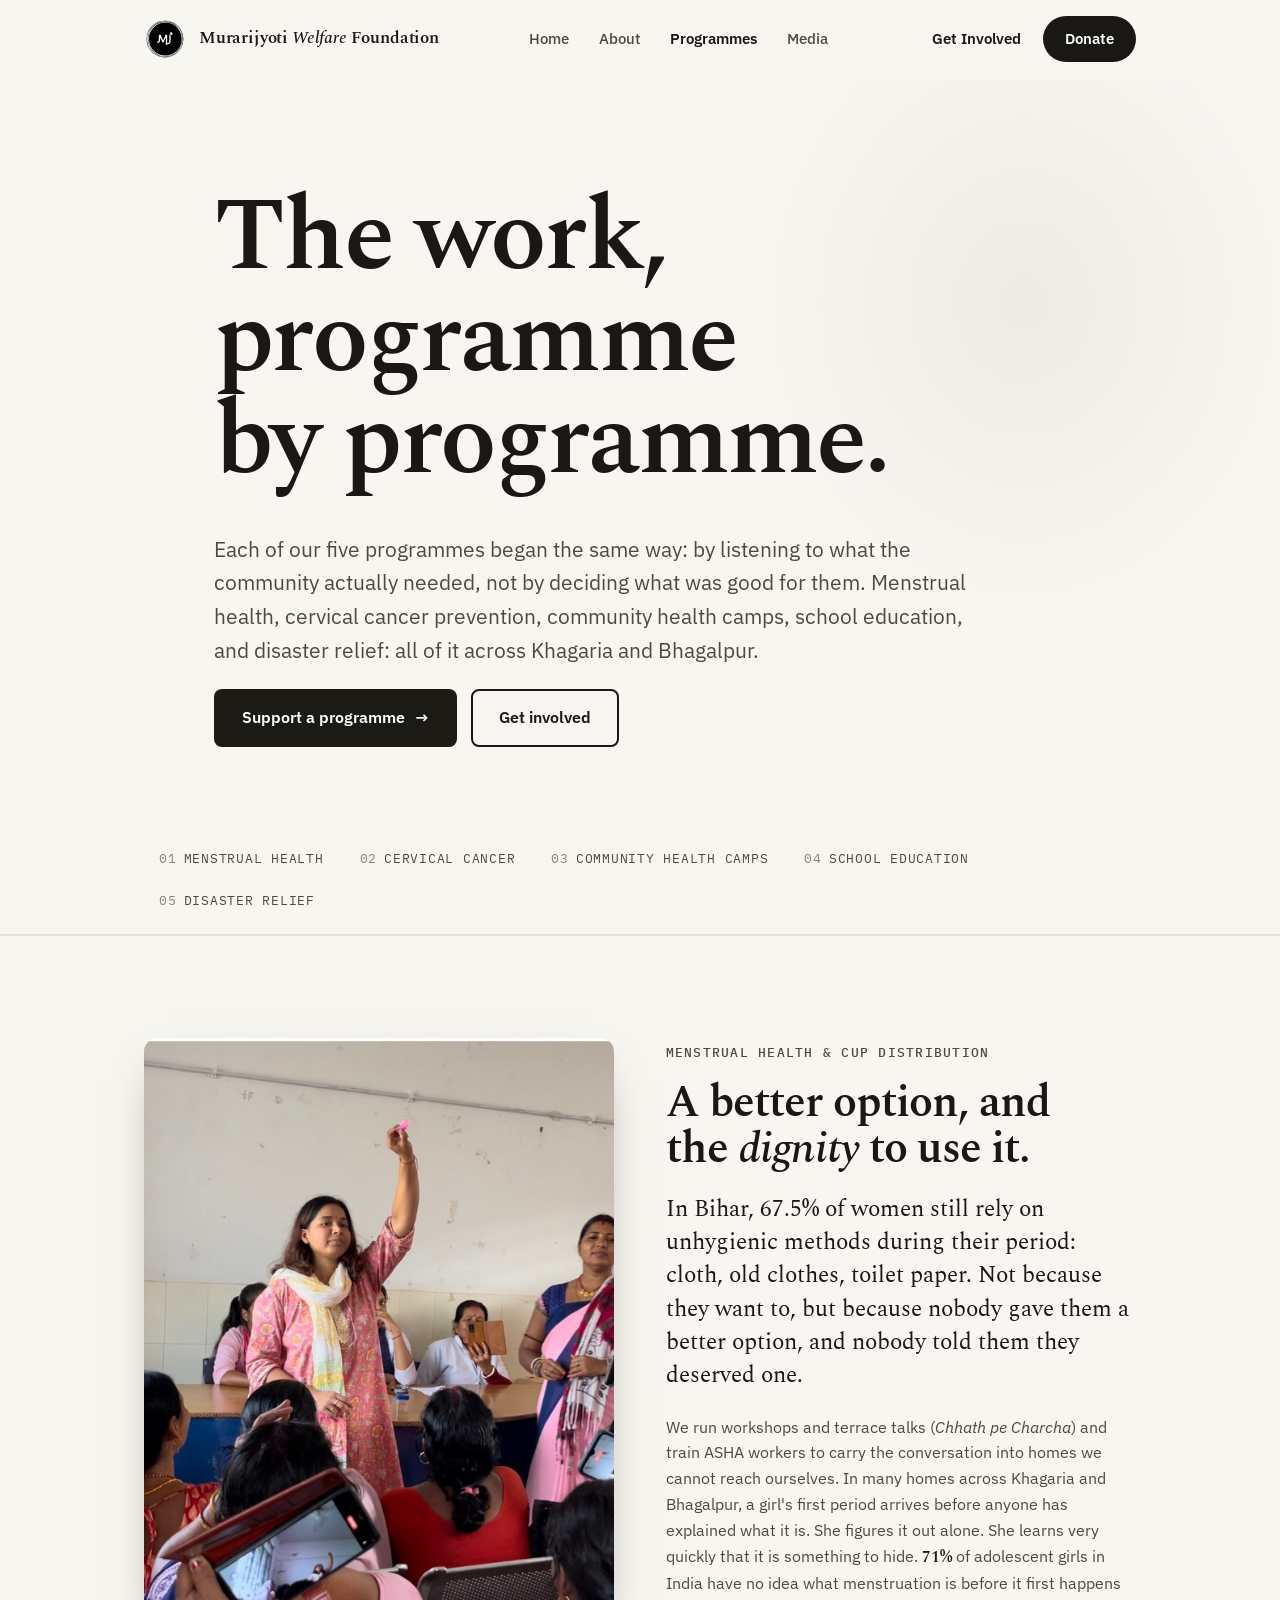
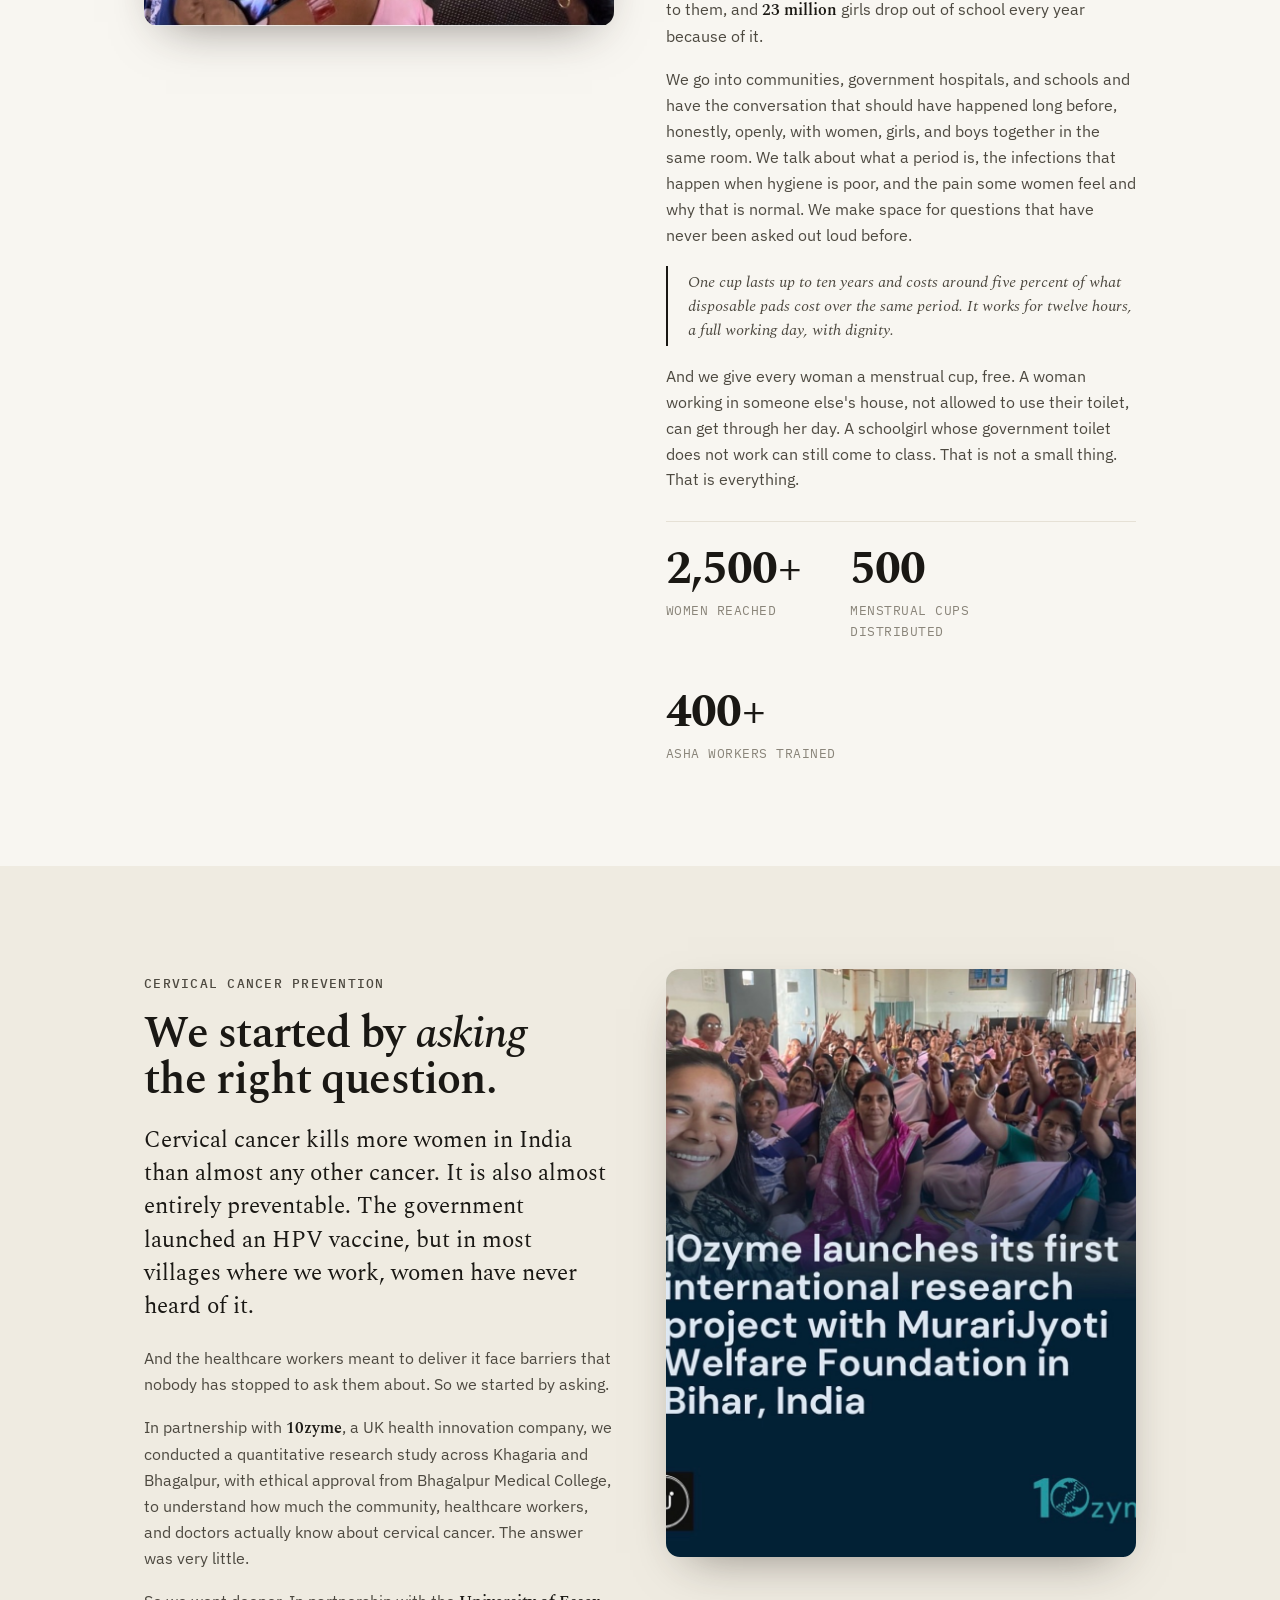
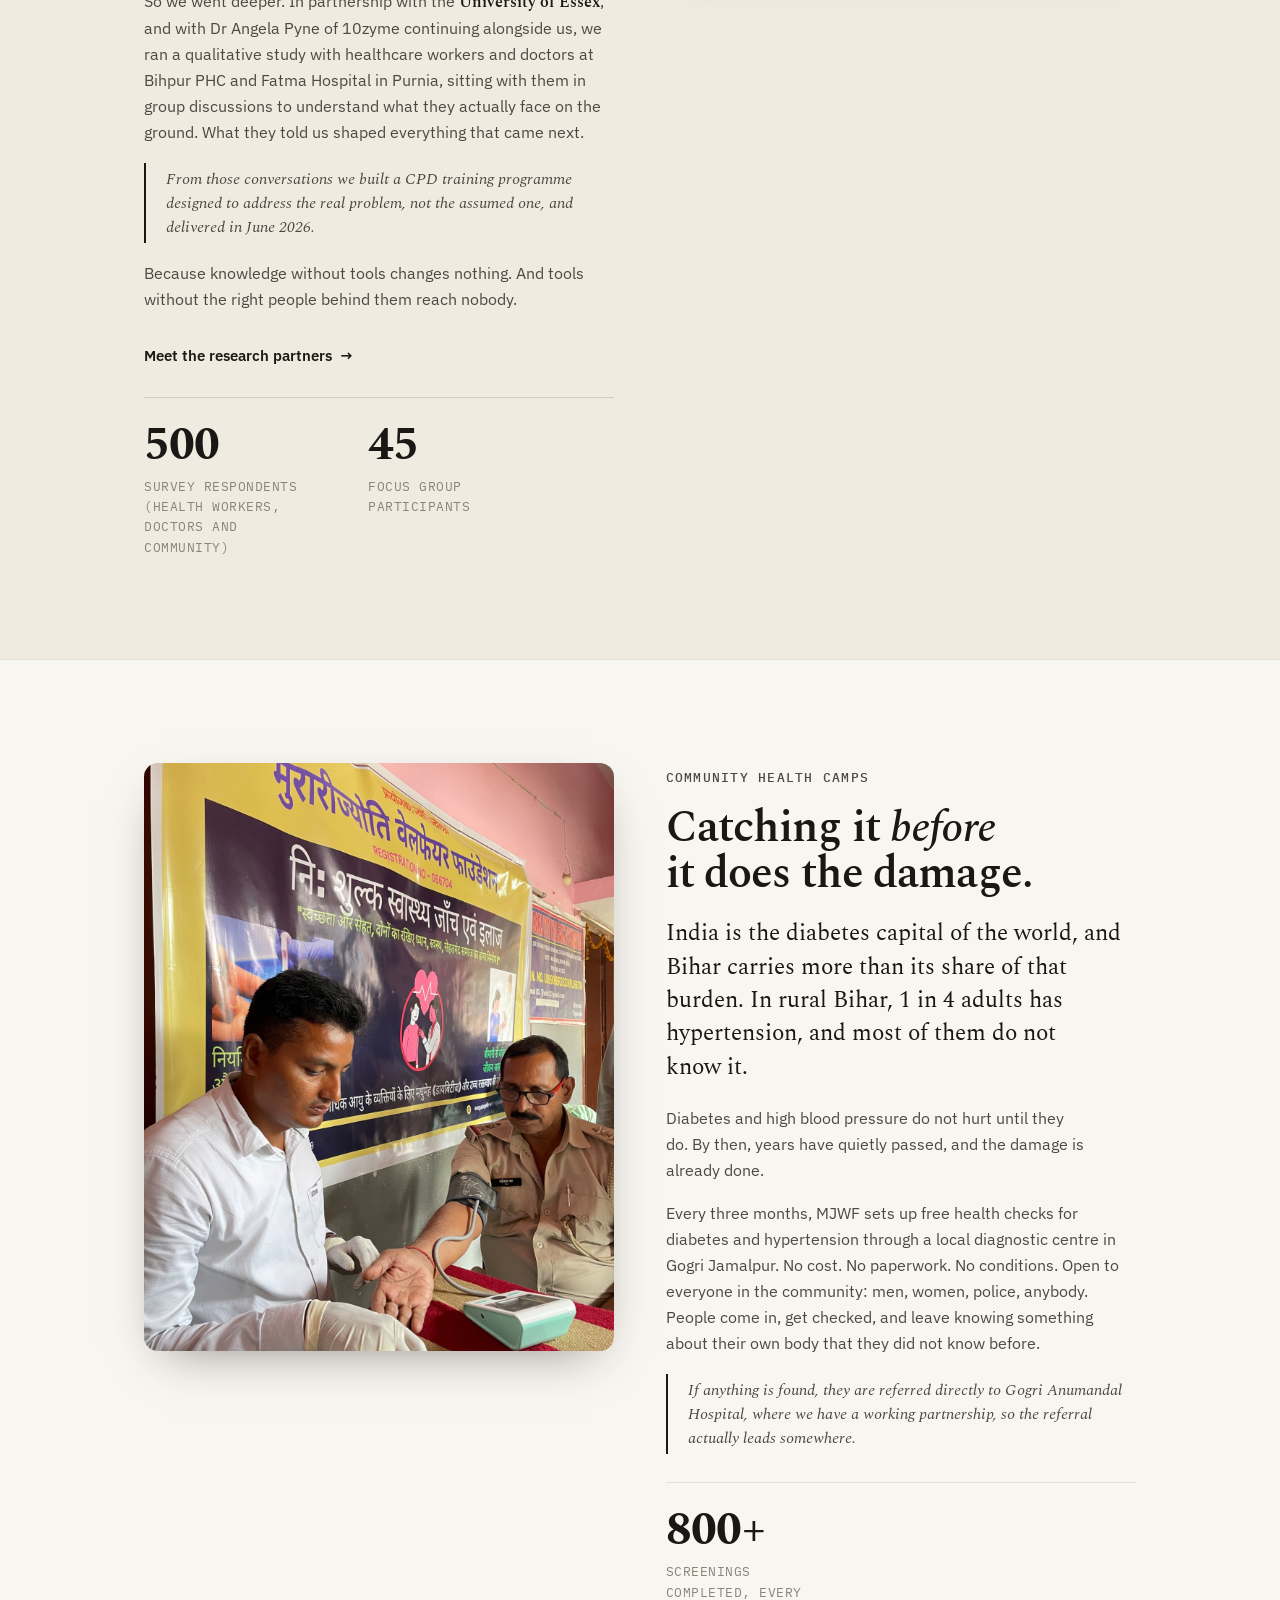
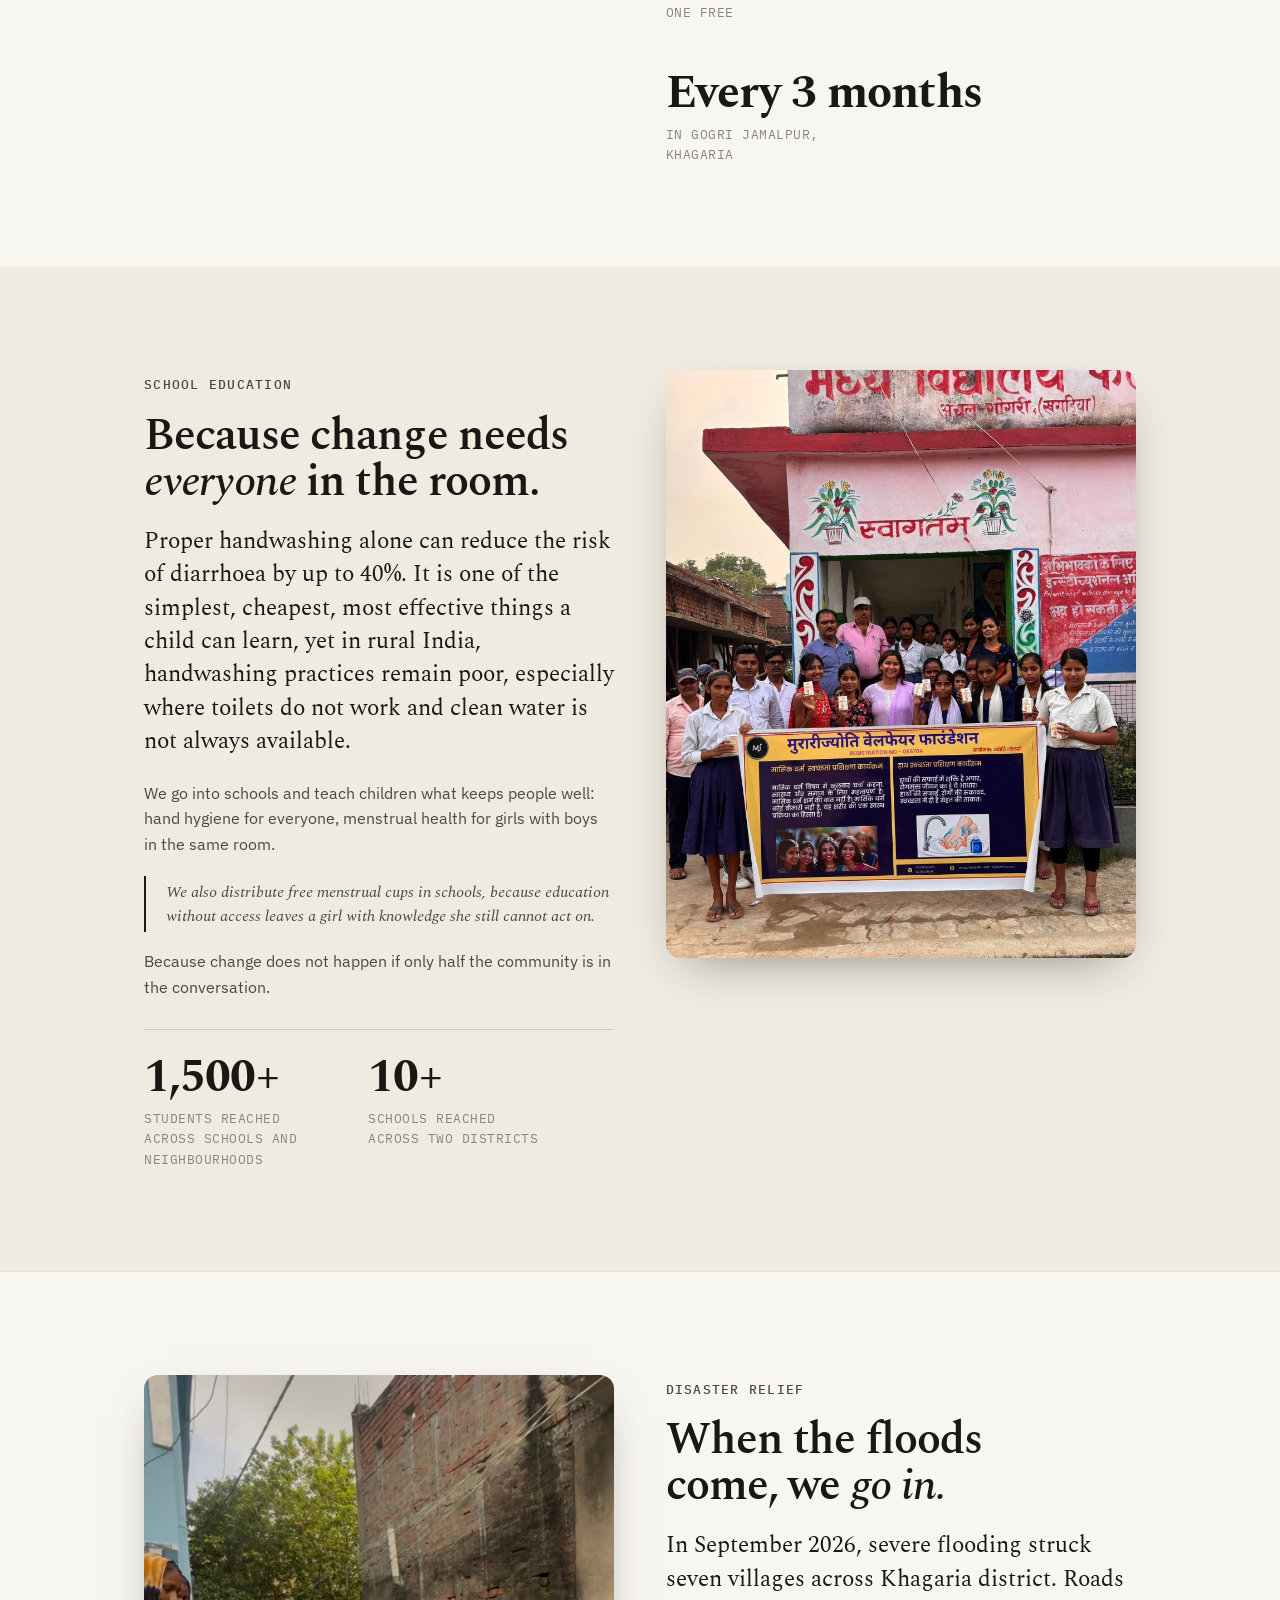
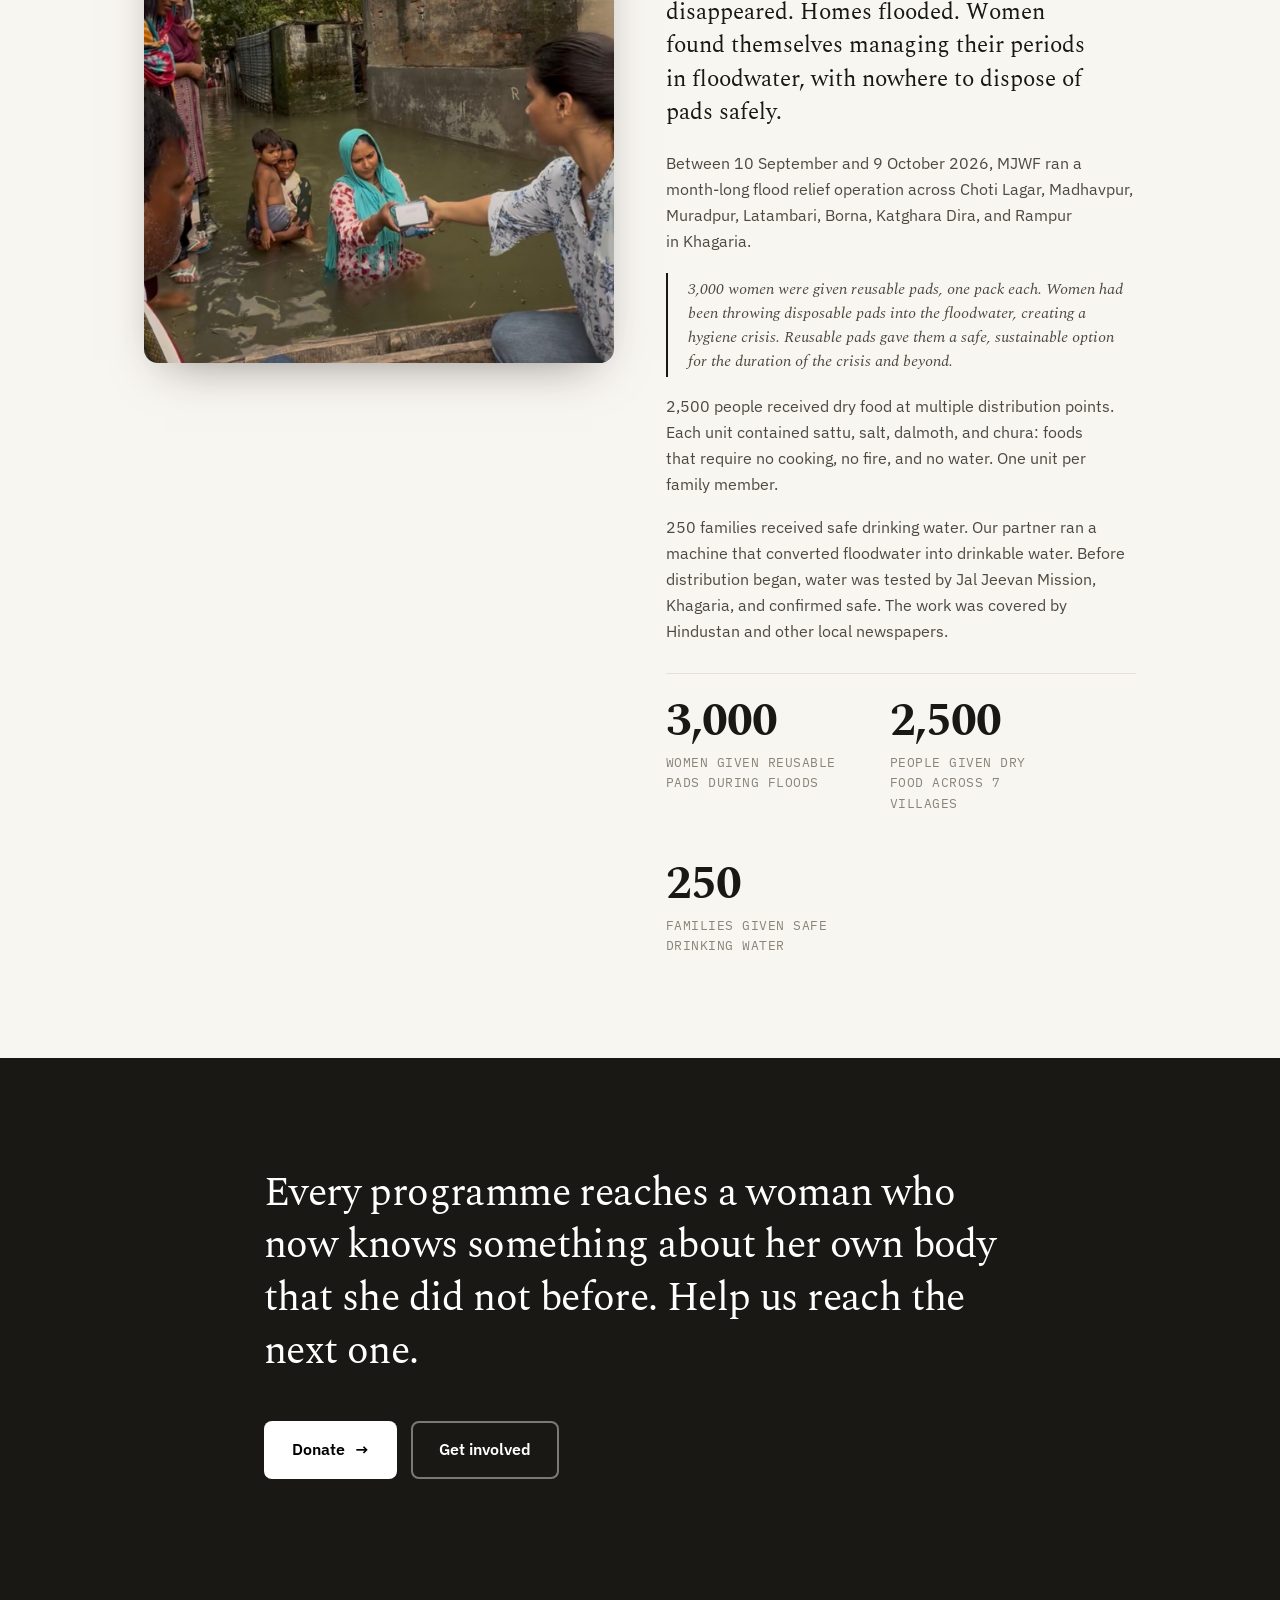
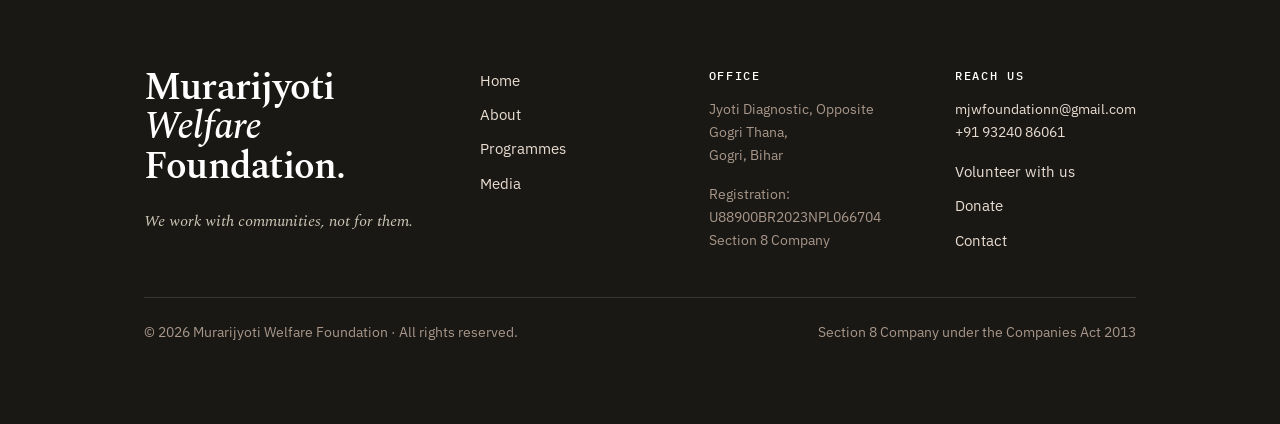
<file: programs.html>
<!DOCTYPE html>
<html lang="en">
<head>
<meta charset="UTF-8" />
<meta name="viewport" content="width=device-width, initial-scale=1.0" />
<title>Programmes — Murarijyoti Welfare Foundation</title>
<meta name="description" content="Our five programmes: menstrual health and cup distribution, cervical cancer prevention, community health camps, school education, and disaster relief across Khagaria and Bhagalpur." />
<link rel="canonical" href="programs.html" />
<link rel="icon" href="logo.svg" type="image/svg+xml" />
<meta property="og:type" content="website" />
<meta property="og:site_name" content="Murarijyoti Welfare Foundation" />
<meta property="og:locale" content="en_IN" />
<meta property="og:title" content="Programmes — Murarijyoti Welfare Foundation" />
<meta property="og:description" content="Five programmes across Khagaria and Bhagalpur: menstrual health, cervical cancer prevention, health camps, school education, and disaster relief." />
<meta property="og:image" content="photos/IMG_0027.jpg" />
<link rel="stylesheet" href="styles.css" />
</head>
<body>
<a class="skiplink" href="#main">Skip to content</a>

<!-- ============ HEADER ============ -->
<header class="topbar" id="topbar" data-screen-label="Header">
  <div class="wrap">
    <nav class="nav" aria-label="Primary">
      <a class="brand" href="index.html" aria-label="Murarijyoti Welfare Foundation — home">
        <img class="brand__logo" src="logo.svg" alt="" width="44" height="44" />
        <span class="brand__text">
          <span class="brand__name">Murarijyoti <em>Welfare</em> Foundation</span>
        </span>
      </a>
      <div class="navlinks">
        <a href="index.html">Home</a>
        <a href="about.html">About</a>
        <a href="programs.html" class="active">Programmes</a>
        <a href="reports.html">Media</a>
      </div>
      <div class="navactions">
        <a href="get-involved.html" class="nav__ghost">Get Involved</a>
        <a href="donate.html" class="nav__donate">Donate</a>
      </div>
      <button class="navtoggle" aria-label="Open menu" aria-expanded="false" aria-controls="mm" onclick="var m=document.getElementById('mm');var o=m.classList.toggle('open');this.setAttribute('aria-expanded',o)">
        <span></span><span></span><span></span>
      </button>
    </nav>
    <div class="mobilemenu" id="mm">
      <a href="index.html">Home</a>
      <a href="about.html">About</a>
      <a href="programs.html">Programmes</a>
        <a href="reports.html">Media</a>
      <a href="get-involved.html">Get Involved</a>
      <a href="donate.html">Donate</a>
    </div>
  </div>
</header>

<main id="main">

<!-- ============ HERO ============ -->
<section class="hero2" data-screen-label="Hero">
  <div class="wrap hero2__inner">
    <h1 class="hero2__head">The work, programme by programme.</h1>
    <p class="hero2__lede">Each of our five programmes began the same way: by listening to what the community actually needed, not by deciding what was good for them. Menstrual health, cervical cancer prevention, community health camps, school education, and disaster relief: all of it across Khagaria and Bhagalpur.</p>
    <div class="hero2__cta">
      <a href="donate.html" class="btn btn--primary">Support a programme <span class="arrow">→</span></a>
      <a href="get-involved.html" class="btn btn--ghost">Get involved</a>
    </div>
  </div>
</section>

<!-- ============ ANCHOR SUB-NAV ============ -->
<nav class="subnav" aria-label="Programmes on this page" data-screen-label="Programme index">
  <div class="wrap subnav__inner">
    <a href="#menstrual"><span class="subnav__num">01</span>Menstrual Health</a>
    <a href="#cervical"><span class="subnav__num">02</span>Cervical Cancer</a>
    <a href="#camps"><span class="subnav__num">03</span>Community Health Camps</a>
    <a href="#school"><span class="subnav__num">04</span>School Education</a>
    <a href="#disaster"><span class="subnav__num">05</span>Disaster Relief</a>
  </div>
</nav>

<!-- ============ 01 · MENSTRUAL HEALTH ============ -->
<section class="prog" id="menstrual" data-screen-label="Menstrual Health">
  <div class="wrap">
    <div class="prog__grid">
      <div class="prog__media reveal">
        <figure class="ph ph--shadow"><img src="photos/IMG_0027.jpg" alt="The MJWF founder holds up a menstrual cup during a community session, with women gathered around." loading="lazy" /></figure>
      </div>
      <div class="prog__text reveal">
        <p class="prog__eyebrow"><b>§ 01</b> Menstrual Health &amp; Cup Distribution</p>
        <h2 class="prog__title">A better option, and the <em>dignity</em> to use it.</h2>
        <p class="prog__lead">In Bihar, 67.5% of women still rely on unhygienic methods during their period: cloth, old clothes, toilet paper. Not because they want to, but because nobody gave them a better option, and nobody told them they deserved one.</p>
        <div class="prog__body">
          <p>We run workshops and terrace talks (<em>Chhath pe Charcha</em>) and train ASHA workers to carry the conversation into homes we cannot reach ourselves. In many homes across Khagaria and Bhagalpur, a girl's first period arrives before anyone has explained what it is. She figures it out alone. She learns very quickly that it is something to hide. <strong>71%</strong> of adolescent girls in India have no idea what menstruation is before it first happens to them, and <strong>23 million</strong> girls drop out of school every year because of it.</p>
          <p>We go into communities, government hospitals, and schools and have the conversation that should have happened long before, honestly, openly, with women, girls, and boys together in the same room. We talk about what a period is, the infections that happen when hygiene is poor, and the pain some women feel and why that is normal. We make space for questions that have never been asked out loud before.</p>
          <p class="factline">One cup lasts up to ten years and costs around five percent of what disposable pads cost over the same period. It works for twelve hours, a full working day, with dignity.</p>
          <p>And we give every woman a menstrual cup, free. A woman working in someone else's house, not allowed to use their toilet, can get through her day. A schoolgirl whose government toilet does not work can still come to class. That is not a small thing. That is everything.</p>
        </div>
        <div class="progstats">
          <div><p class="progstat__num">2,500+</p><p class="progstat__lab">Women reached</p></div>
          <div><p class="progstat__num">500</p><p class="progstat__lab">Menstrual cups distributed</p></div>
          <div><p class="progstat__num">400+</p><p class="progstat__lab">ASHA workers trained</p></div>
        </div>
      </div>
    </div>
  </div>
</section>

<!-- ============ 02 · CERVICAL CANCER ============ -->
<section class="prog prog--cream prog--flip" id="cervical" data-screen-label="Cervical Cancer">
  <div class="wrap">
    <div class="prog__grid">
      <div class="prog__media reveal">
        <figure class="ph ph--shadow"><img src="photos/IMG_2945.jpg" alt="Women raise their hands at the launch of the cervical cancer research project with MJWF in Bihar." loading="lazy" /></figure>
      </div>
      <div class="prog__text reveal">
        <p class="prog__eyebrow"><b>§ 02</b> Cervical Cancer Prevention</p>
        <h2 class="prog__title">We started by <em>asking</em> the right question.</h2>
        <p class="prog__lead">Cervical cancer kills more women in India than almost any other cancer. It is also almost entirely preventable. The government launched an HPV vaccine, but in most villages where we work, women have never heard of it.</p>
        <div class="prog__body">
          <p>And the healthcare workers meant to deliver it face barriers that nobody has stopped to ask them about. So we started by asking.</p>
          <p>In partnership with <strong>10zyme</strong>, a UK health innovation company, we conducted a quantitative research study across Khagaria and Bhagalpur, with ethical approval from Bhagalpur Medical College, to understand how much the community, healthcare workers, and doctors actually know about cervical cancer. The answer was very little.</p>
          <p>So we went deeper. In partnership with the <strong>University of Essex</strong>, and with Dr Angela Pyne of 10zyme continuing alongside us, we ran a qualitative study with healthcare workers and doctors at Bihpur PHC and Fatma Hospital in Purnia, sitting with them in group discussions to understand what they actually face on the ground. What they told us shaped everything that came next.</p>
          <p class="factline">From those conversations we built a CPD training programme designed to address the real problem, not the assumed one, and delivered in June 2026.</p>
          <p>Because knowledge without tools changes nothing. And tools without the right people behind them reach nobody.</p>
          <p><a href="partners.html" class="cardlink">Meet the research partners <span class="arrow">→</span></a></p>
        </div>
        <div class="progstats">
          <div><p class="progstat__num">500</p><p class="progstat__lab">Survey respondents (health workers, doctors and community)</p></div>
          <div><p class="progstat__num">45</p><p class="progstat__lab">Focus group participants</p></div>
        </div>
      </div>
    </div>
  </div>
</section>

<!-- ============ 03 · COMMUNITY HEALTH CAMPS ============ -->
<section class="prog" id="camps" data-screen-label="Community Health Camps">
  <div class="wrap">
    <div class="prog__grid">
      <div class="prog__media reveal">
        <figure class="ph ph--shadow"><img src="photos/IMG_8476.jpg" alt="A police officer has his blood pressure checked at a free MJWF community health camp." loading="lazy" /></figure>
      </div>
      <div class="prog__text reveal">
        <p class="prog__eyebrow"><b>§ 03</b> Community Health Camps</p>
        <h2 class="prog__title">Catching it <em>before</em> it does the damage.</h2>
        <p class="prog__lead">India is the diabetes capital of the world, and Bihar carries more than its share of that burden. In rural Bihar, 1 in 4 adults has hypertension, and most of them do not know it.</p>
        <div class="prog__body">
          <p>Diabetes and high blood pressure do not hurt until they do. By then, years have quietly passed, and the damage is already done.</p>
          <p>Every three months, MJWF sets up free health checks for diabetes and hypertension through a local diagnostic centre in Gogri Jamalpur. No cost. No paperwork. No conditions. Open to everyone in the community: men, women, police, anybody. People come in, get checked, and leave knowing something about their own body that they did not know before.</p>
          <p class="factline">If anything is found, they are referred directly to Gogri Anumandal Hospital, where we have a working partnership, so the referral actually leads somewhere.</p>
        </div>
        <div class="progstats">
          <div><p class="progstat__num">800+</p><p class="progstat__lab">Screenings completed, every one free</p></div>
          <div><p class="progstat__num">Every 3 months</p><p class="progstat__lab">In Gogri Jamalpur, Khagaria</p></div>
        </div>
      </div>
    </div>
  </div>
</section>

<!-- ============ 04 · SCHOOL EDUCATION ============ -->
<section class="prog prog--cream prog--flip" id="school" data-screen-label="School Education">
  <div class="wrap">
    <div class="prog__grid">
      <div class="prog__media reveal">
        <figure class="ph ph--shadow"><img src="photos/school-banner-group.jpg" alt="The MJWF founder, teachers and schoolgirls hold the foundation's hygiene and menstrual health banner outside their school in Gogri." loading="lazy" style="object-position:center 46%;" /></figure>
      </div>
      <div class="prog__text reveal">
        <p class="prog__eyebrow"><b>§ 04</b> School Education</p>
        <h2 class="prog__title">Because change needs <em>everyone</em> in the room.</h2>
        <p class="prog__lead">Proper handwashing alone can reduce the risk of diarrhoea by up to 40%. It is one of the simplest, cheapest, most effective things a child can learn, yet in rural India, handwashing practices remain poor, especially where toilets do not work and clean water is not always available.</p>
        <div class="prog__body">
          <p>We go into schools and teach children what keeps people well: hand hygiene for everyone, menstrual health for girls with boys in the same room.</p>
          <p class="factline">We also distribute free menstrual cups in schools, because education without access leaves a girl with knowledge she still cannot act on.</p>
          <p>Because change does not happen if only half the community is in the conversation.</p>
        </div>
        <div class="progstats">
          <div><p class="progstat__num">1,500+</p><p class="progstat__lab">Students reached across schools and neighbourhoods</p></div>
          <div><p class="progstat__num">10+</p><p class="progstat__lab">Schools reached across two districts</p></div>
        </div>
      </div>
    </div>
  </div>
</section>

<!-- ============ 05 · DISASTER RELIEF ============ -->
<section class="prog" id="disaster" data-screen-label="Disaster Relief">
  <div class="wrap">
    <div class="prog__grid">
      <div class="prog__media reveal">
        <figure class="ph ph--shadow"><img src="photos/flood-boat-distribution.jpg" alt="MJWF team distributing reusable pads to women wading through floodwater in Khagaria." loading="lazy" /></figure>
      </div>
      <div class="prog__text reveal">
        <p class="prog__eyebrow"><b>§ 05</b> Disaster Relief</p>
        <h2 class="prog__title">When the floods come, we <em>go in.</em></h2>
        <p class="prog__lead">In September 2026, severe flooding struck seven villages across Khagaria district. Roads disappeared. Homes flooded. Women found themselves managing their periods in floodwater, with nowhere to dispose of pads safely.</p>
        <div class="prog__body">
          <p>Between 10 September and 9 October 2026, MJWF ran a month-long flood relief operation across Choti Lagar, Madhavpur, Muradpur, Latambari, Borna, Katghara Dira, and Rampur in Khagaria.</p>
          <p class="factline">3,000 women were given reusable pads, one pack each. Women had been throwing disposable pads into the floodwater, creating a hygiene crisis. Reusable pads gave them a safe, sustainable option for the duration of the crisis and beyond.</p>
          <p>2,500 people received dry food at multiple distribution points. Each unit contained sattu, salt, dalmoth, and chura: foods that require no cooking, no fire, and no water. One unit per family member.</p>
          <p>250 families received safe drinking water. Our partner ran a machine that converted floodwater into drinkable water. Before distribution began, water was tested by Jal Jeevan Mission, Khagaria, and confirmed safe. The work was covered by Hindustan and other local newspapers.</p>
        </div>
        <div class="progstats">
          <div><p class="progstat__num">3,000</p><p class="progstat__lab">Women given reusable pads during floods</p></div>
          <div><p class="progstat__num">2,500</p><p class="progstat__lab">People given dry food across 7 villages</p></div>
          <div><p class="progstat__num">250</p><p class="progstat__lab">Families given safe drinking water</p></div>
        </div>
      </div>
    </div>
  </div>
</section>

<!-- ============ CLOSING CTA ============ -->
<section class="section section--cta" data-screen-label="Closing CTA">
  <div class="wrap ctaband reveal">
    <p class="ctaband__line">Every programme reaches a woman who now knows something about her own body that she did not before. Help us reach the next one.</p>
    <div class="hero2__cta">
      <a href="donate.html" class="btn btn--onink">Donate <span class="arrow">→</span></a>
      <a href="get-involved.html" class="btn btn--ghostlight">Get involved</a>
    </div>
  </div>
</section>

</main>

<!-- ============ FOOTER ============ -->
<footer class="footer" data-screen-label="Footer">
  <div class="wrap">
    <div class="footer__grid">
      <div class="footer__brand">
        <p class="footer__wordmark">Murarijyoti <em>Welfare</em><br />Foundation.</p>
        <p class="footer__tag">We work with communities, not for them.</p>
      </div>
      <div>
        <nav class="footer__navlist" aria-label="Site pages">
          <a href="index.html">Home</a>
          <a href="about.html">About</a>
          <a href="programs.html">Programmes</a>
            <a href="reports.html">Media</a>
        </nav>
      </div>
      <div>
        <h4>Office</h4>
        <p class="footer__reg">
          Jyoti Diagnostic, Opposite Gogri Thana,<br />Gogri, Bihar
        </p>
        <p class="footer__reg" style="margin-top:16px;">
          Registration: U88900BR2023NPL066704<br />
          Section 8 Company
        </p>
      </div>
      <div>
        <h4>Reach us</h4>
        <p class="footer__reg">
          <a href="mailto:mjwfoundationn@gmail.com">mjwfoundationn@gmail.com</a><br />
          <a href="tel:+919324086061">+91 93240 86061</a>
        </p>
        <nav class="footer__navlist" style="margin-top:16px;" aria-label="Connect">
          <a href="get-involved.html">Volunteer with us</a>
          <a href="donate.html">Donate</a>
          <a href="get-involved.html#contact">Contact</a>
        </nav>
      </div>
    </div>
    <div class="footer__bottom">
      <span>© 2026 Murarijyoti Welfare Foundation · All rights reserved.</span>
      <span>Section 8 Company under the Companies Act 2013</span>
    </div>
  </div>
</footer>

<script>
(function(){
  var bar = document.getElementById('topbar');
  function onScroll(){ if (window.scrollY > 24) bar.classList.add('scrolled'); else bar.classList.remove('scrolled'); }
  window.addEventListener('scroll', onScroll, { passive:true }); onScroll();
})();
(function(){
  var els = [].slice.call(document.querySelectorAll('.reveal'));
  if (!('IntersectionObserver' in window) || window.matchMedia('(prefers-reduced-motion: reduce)').matches){ els.forEach(function(e){ e.classList.add('in'); }); return; }
  var io = new IntersectionObserver(function(entries){ entries.forEach(function(en){ if (en.isIntersecting){ en.target.classList.add('in'); io.unobserve(en.target); } }); }, { threshold: 0.12, rootMargin: '0px 0px -8% 0px' });
  els.forEach(function(e){ io.observe(e); });
})();
</script>

</body>
</html>
</file>
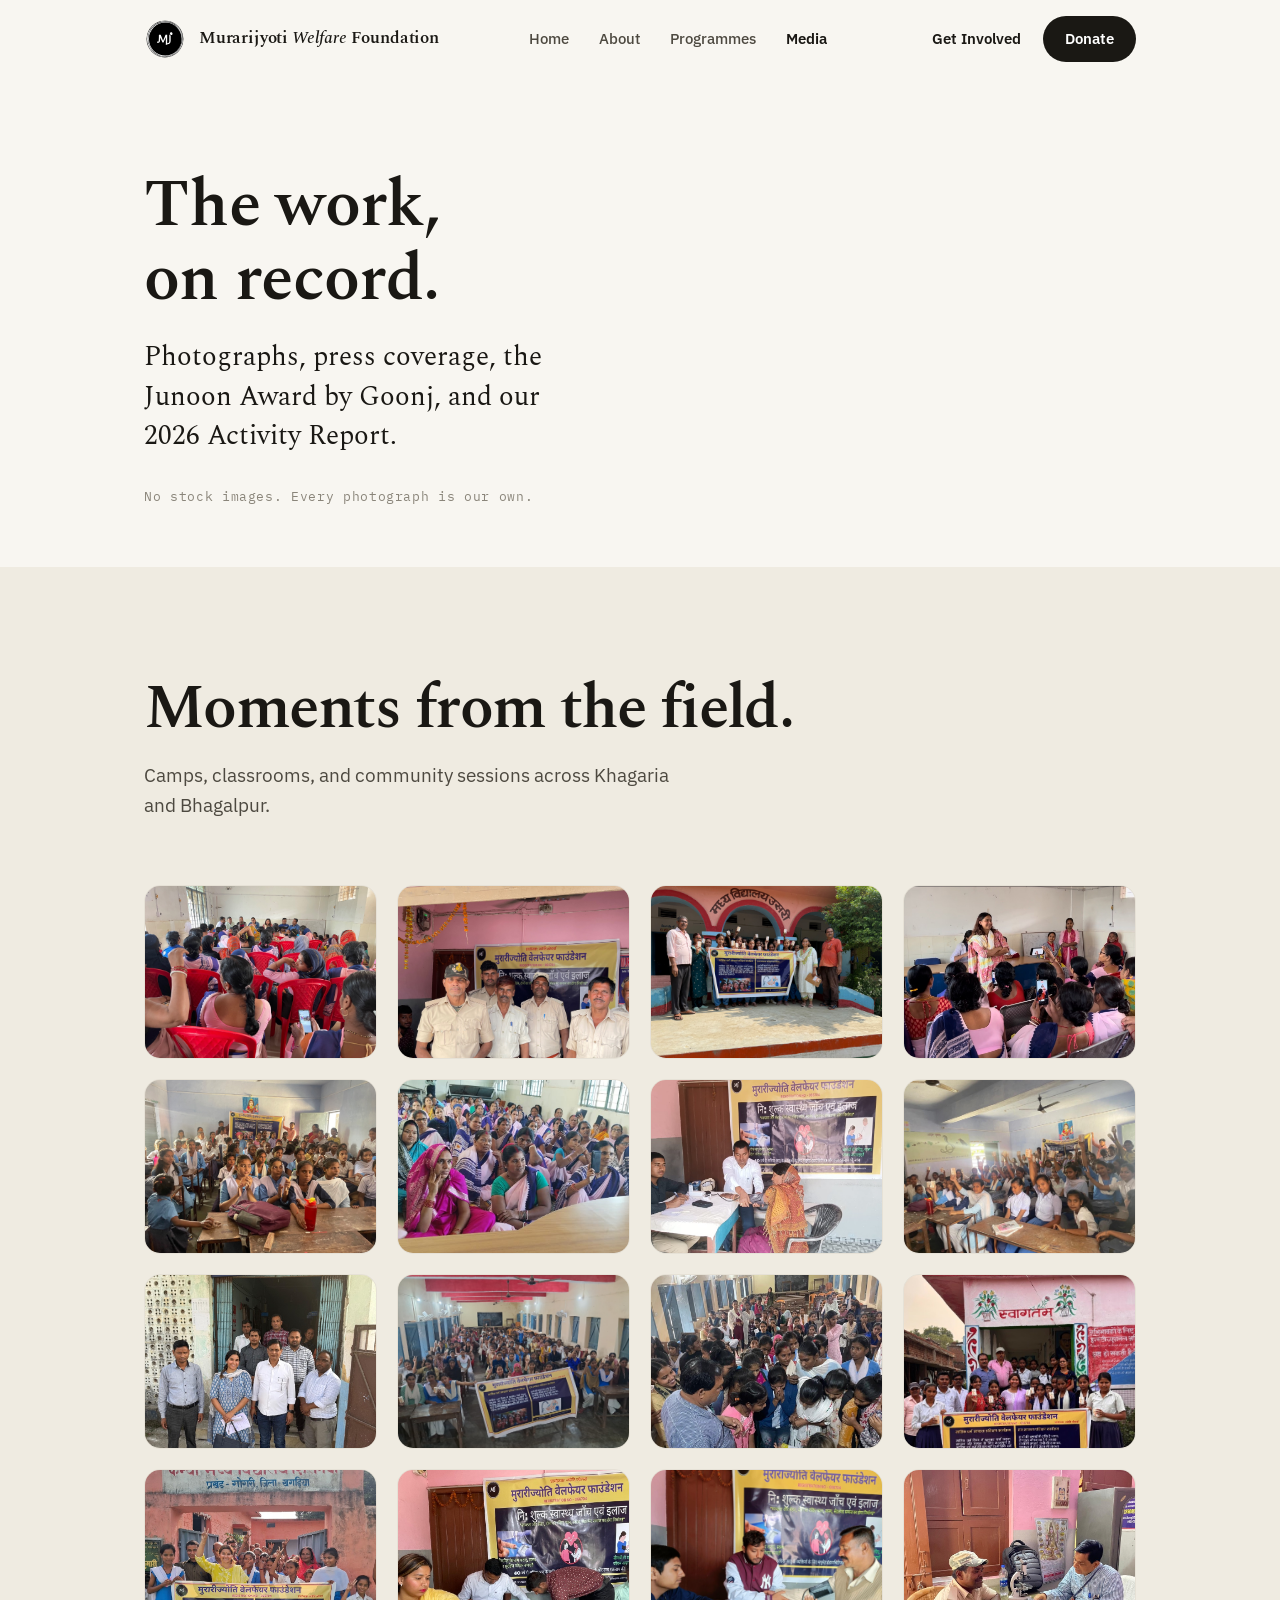
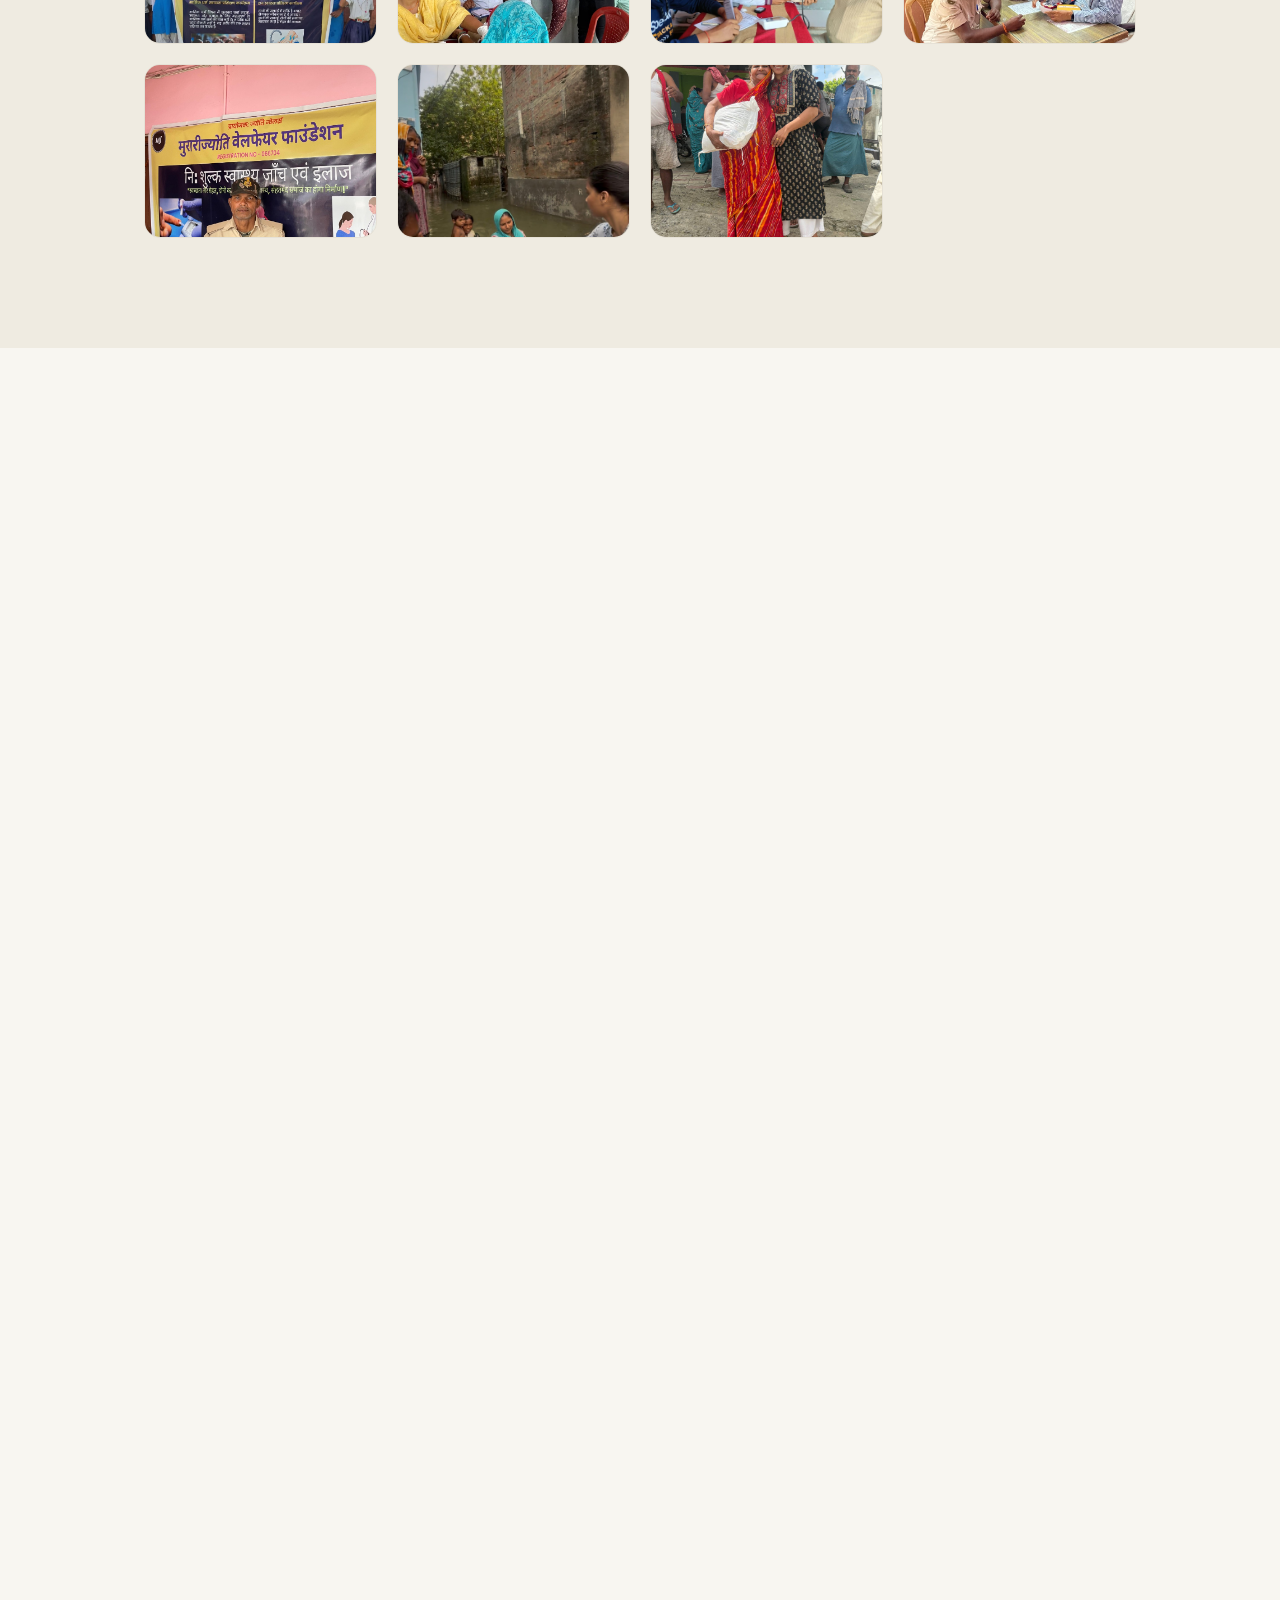
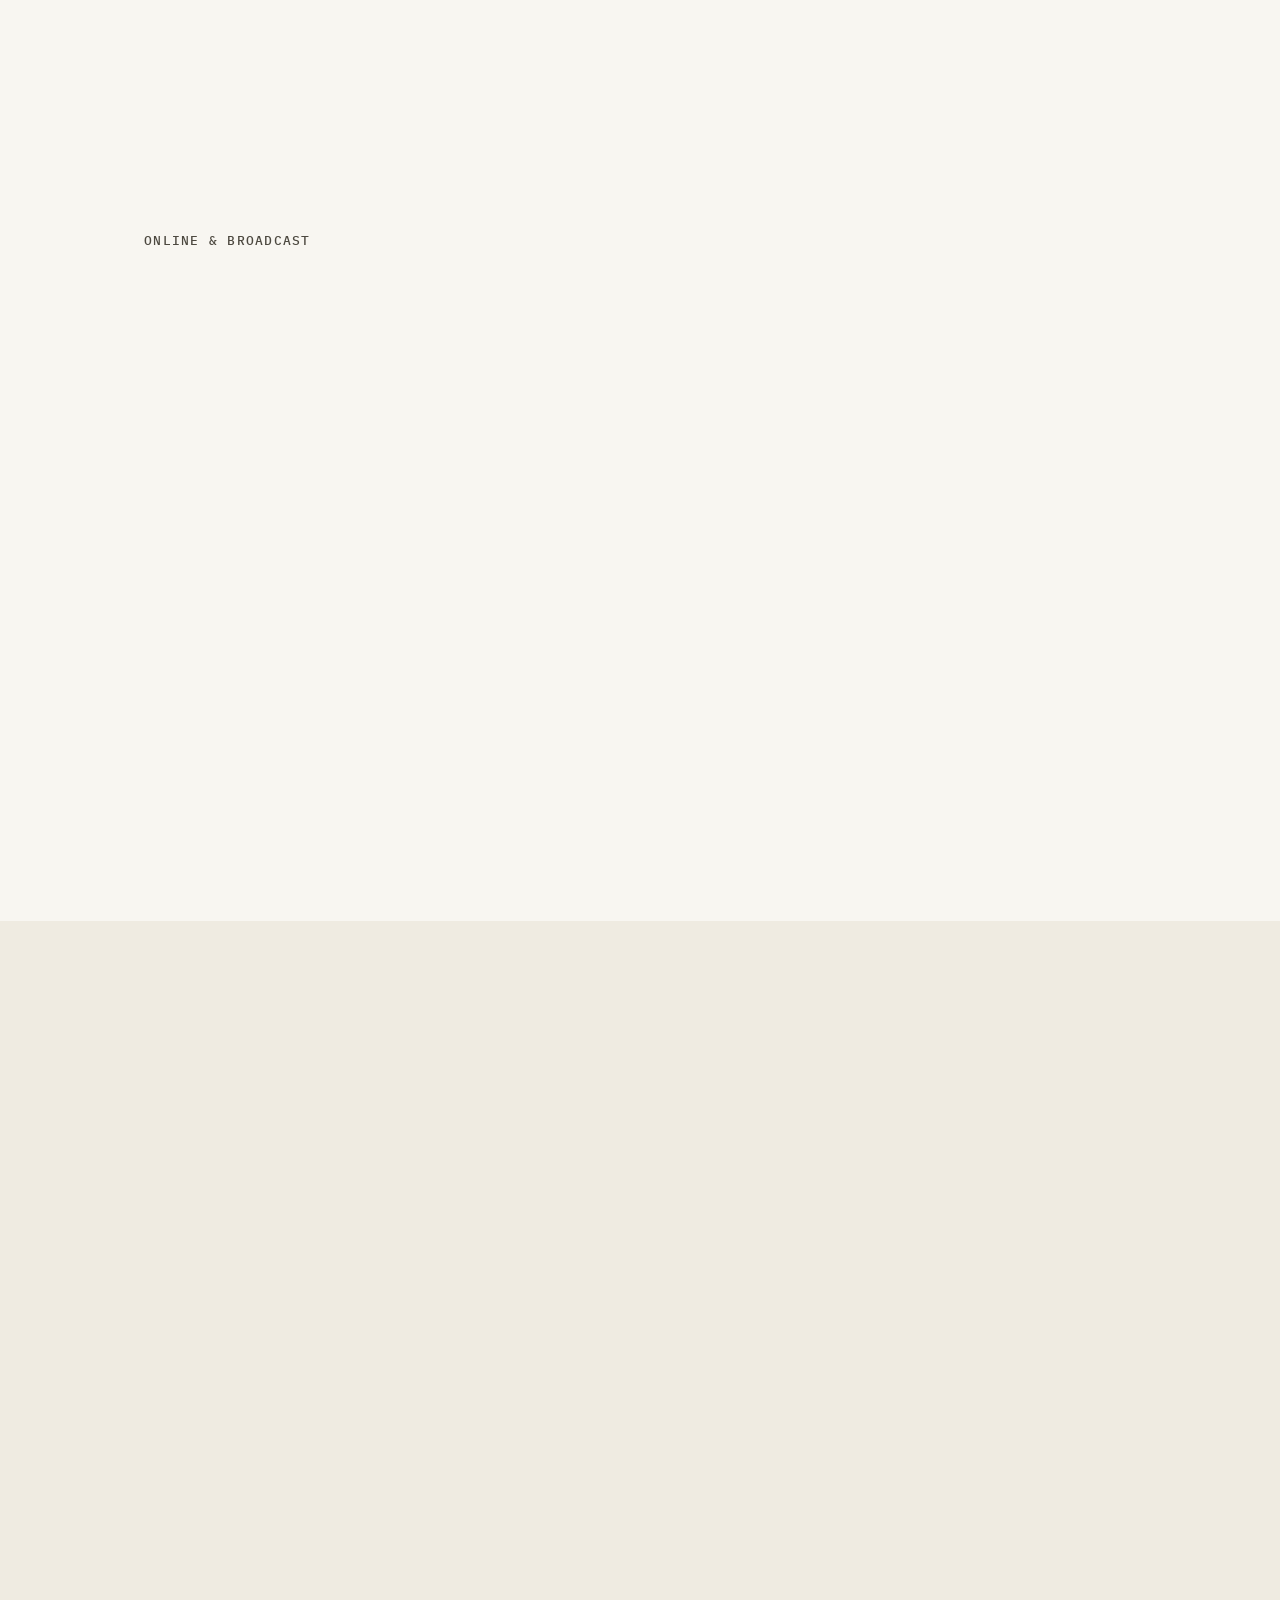
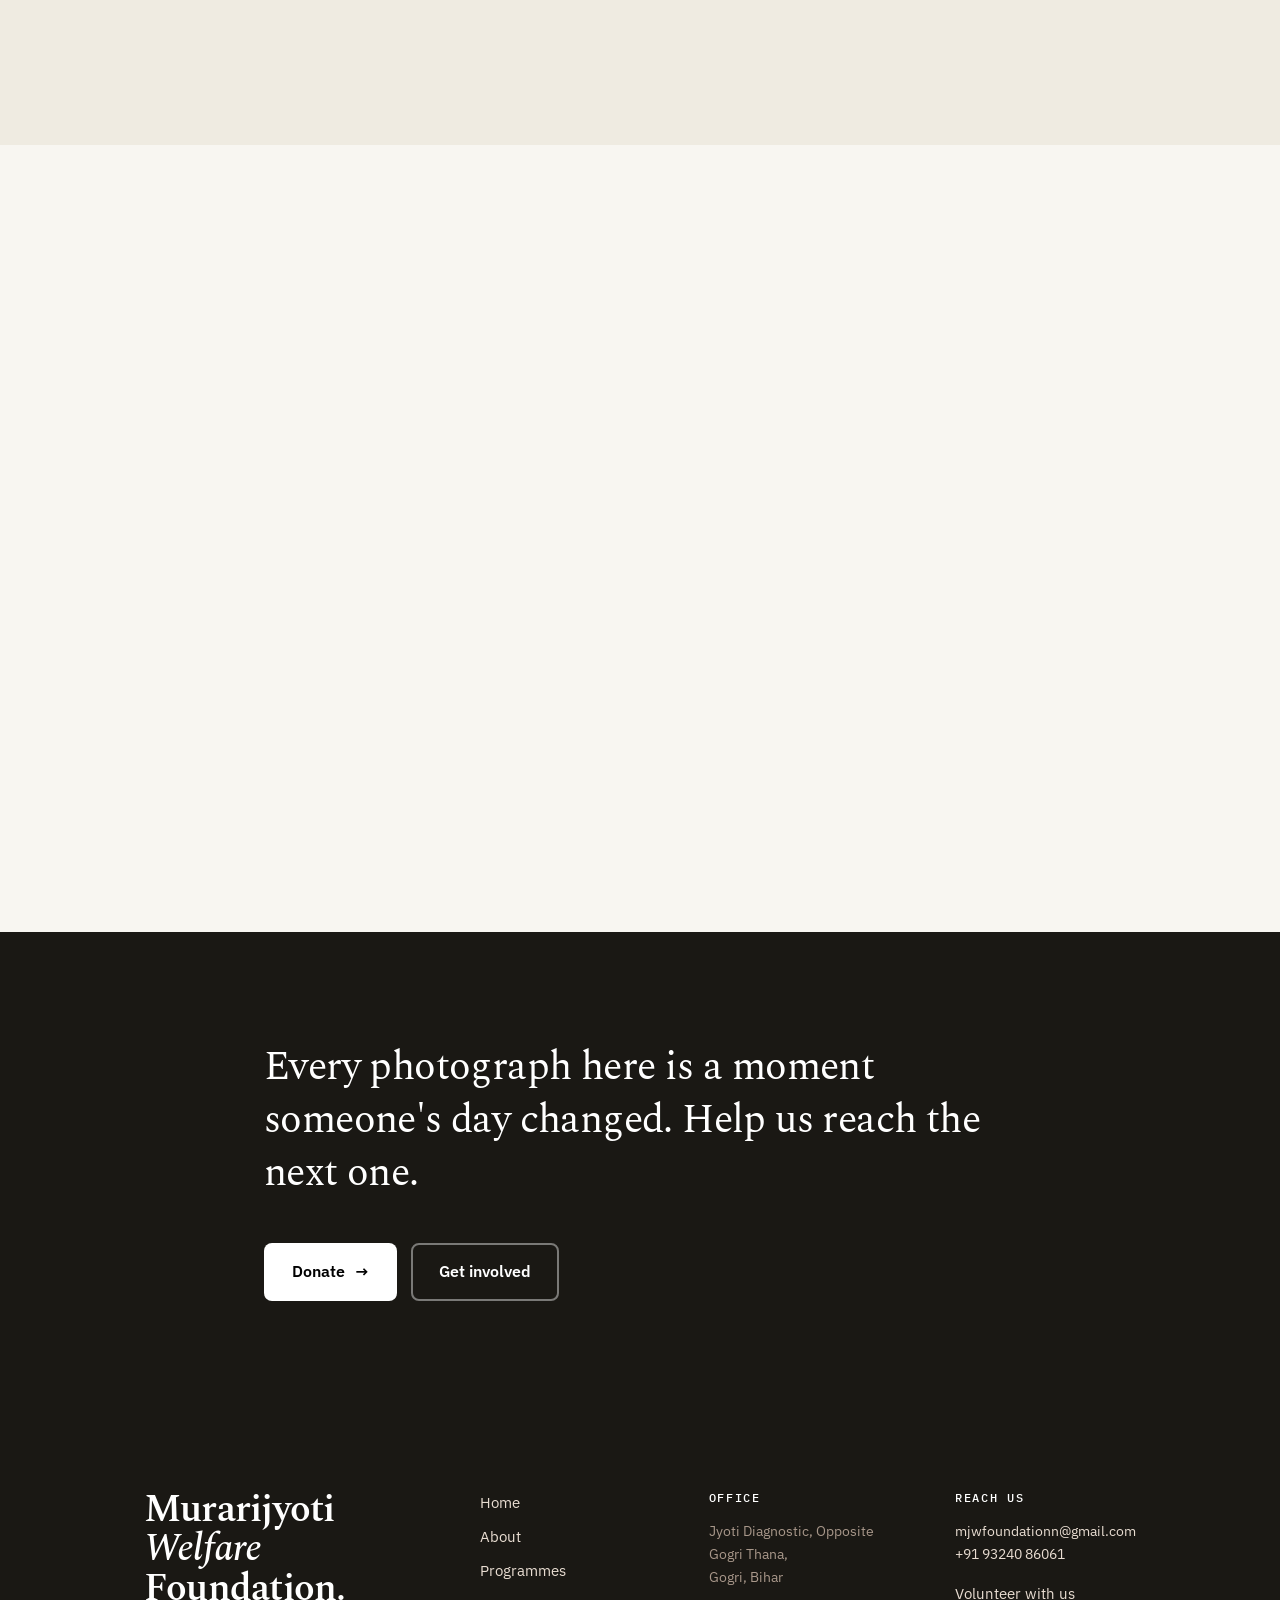
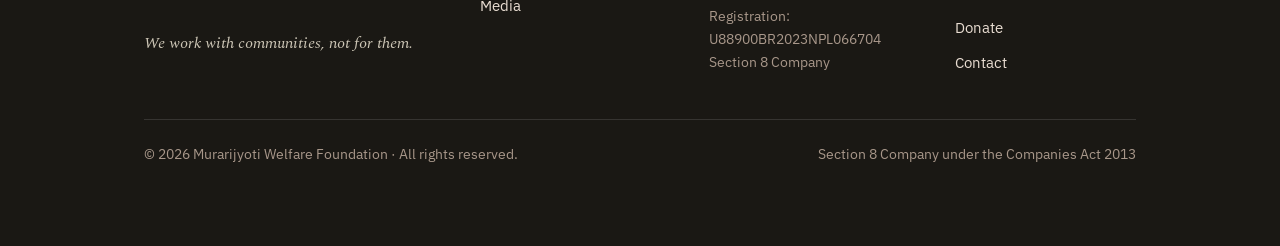
<file: reports.html>
<!DOCTYPE html>
<html lang="en">
<head>
<meta charset="UTF-8" />
<meta name="viewport" content="width=device-width, initial-scale=1.0" />
<title>Media — Murarijyoti Welfare Foundation</title>
<meta name="description" content="Photos from our camps, classrooms and community sessions; press coverage; the Junoon Award by Goonj; and our 2026 Activity Report." />
<link rel="canonical" href="reports.html" />
<link rel="icon" href="logo.svg" type="image/svg+xml" />
<meta property="og:type" content="website" />
<meta property="og:site_name" content="Murarijyoti Welfare Foundation" />
<meta property="og:locale" content="en_IN" />
<meta property="og:title" content="Media — Murarijyoti Welfare Foundation" />
<meta property="og:description" content="Photos, press coverage, the Junoon Award by Goonj, and our 2026 Activity Report." />
<meta property="og:image" content="photos/gallery/g-school-group.jpg" />
<link rel="stylesheet" href="styles.css" />
<style>
/* ---- download card ---- */
.reportcard {
  background: var(--white); border: 1px solid var(--line); border-radius: 16px;
  padding: clamp(28px,3.2vw,42px); display: flex; flex-direction: column; gap: 20px;
  transition: transform .3s ease, box-shadow .3s ease, border-color .3s ease;
}
.reportcard:hover { transform: translateY(-4px); box-shadow: 0 28px 60px -34px rgba(28,26,21,0.45); border-color: #D9D3C6; }
.reportcard__meta { display: flex; align-items: center; gap: 10px; flex-wrap: wrap; }
.reportcard__year { font-family: var(--mono); font-size: var(--fs-label); letter-spacing: 0.12em; text-transform: uppercase; color: var(--red); font-weight: 500; }
.reportcard__badge { font-family: var(--mono); font-size: 11px; letter-spacing: 0.08em; text-transform: uppercase; color: var(--body); background: var(--green-wash); border: 1px solid var(--line); border-radius: 999px; padding: 4px 11px; }
.reportcard__title { font-size: clamp(22px,2.6vw,30px); color: var(--ink); margin: 0; }
.reportcard__desc { color: var(--body); font-size: var(--fs-card-body); margin: 0; max-width: 60ch; }
.reportcard__dl {
  display: inline-flex; align-items: center; gap: 10px;
  background: var(--ink); color: #fff; font-weight: 600; font-size: 15px;
  padding: 13px 24px; border-radius: 8px; transition: background .15s; align-self: flex-start;
}
.reportcard__dl:hover { background: #000; color: #fff; }

/* ---- award card ---- */
.awardcard {
  background: var(--ink); color: #D8D3C8; border-radius: 16px;
  padding: clamp(32px,4vw,52px); display: grid; gap: clamp(24px,3.5vw,48px);
  grid-template-columns: 1fr; align-items: start;
}
@media (min-width: 820px) { .awardcard { grid-template-columns: 1fr 1.3fr; } }
.awardcard__kicker { font-family: var(--mono); font-size: var(--fs-label); letter-spacing: 0.14em; text-transform: uppercase; color: var(--marigold); margin: 0 0 var(--gap-label); font-weight: 500; }
.awardcard__name { font-family: var(--serif); font-weight: 600; color: #fff; font-size: clamp(26px,3.2vw,38px); line-height: 1.08; letter-spacing: -0.02em; margin: 0 0 10px; }
.awardcard__by { font-family: var(--mono); font-size: 12px; letter-spacing: 0.1em; text-transform: uppercase; color: var(--marigold); margin: 0 0 20px; }
.awardcard__text { color: #B8B1A4; font-size: var(--fs-card-body); line-height: 1.6; margin: 0 0 1em; }
.awardcard__text:last-of-type { margin-bottom: 0; }
.awardpill { background: rgba(255,255,255,0.06); border: 1px solid rgba(255,255,255,0.12); border-radius: 12px; padding: clamp(18px,2.2vw,26px); }
.awardpill + .awardpill { margin-top: 16px; }
.awardpill__no { font-family: var(--mono); font-size: 11px; letter-spacing: 0.1em; text-transform: uppercase; color: #6E685C; margin: 0 0 8px; }
.awardpill__text { color: #D8D3C8; font-size: 15px; line-height: 1.5; margin: 0; }

/* ---- press items (text links) ---- */
.pressrow { display: grid; gap: clamp(14px,1.8vw,20px); grid-template-columns: 1fr; }
@media (min-width: 620px) { .pressrow { grid-template-columns: 1fr 1fr; } }
@media (min-width: 1020px) { .pressrow { grid-template-columns: repeat(3, 1fr); } }
.pressitem {
  background: var(--white); border: 1px solid var(--line); border-radius: 14px;
  padding: clamp(20px,2.2vw,30px); display: flex; flex-direction: column; gap: 8px;
  transition: transform .3s ease, box-shadow .3s ease, border-color .3s ease;
}
.pressitem:hover { transform: translateY(-4px); box-shadow: 0 26px 56px -34px rgba(28,26,21,0.45); border-color: #D9D3C6; }
.pressitem__pub { font-family: var(--mono); font-size: 11px; letter-spacing: 0.12em; text-transform: uppercase; color: var(--red); font-weight: 500; }
.pressitem__date { font-family: var(--mono); font-size: 11px; letter-spacing: 0.06em; color: var(--muted); }
.pressitem__head { font-family: var(--serif); font-size: clamp(15px,1.7vw,18px); color: var(--ink); line-height: 1.32; margin: 0; flex: 1; }
.pressitem__link { font-weight: 600; font-size: 14px; color: var(--red); display: inline-flex; align-items: center; gap: 6px; margin-top: 10px; }
.pressitem__link:hover { color: var(--red-deep); }
.pressitem__link .arrow { transition: transform .15s; }
.pressitem__link:hover .arrow { transform: translateX(3px); }
.pressitem__note { font-size: 13px; color: var(--muted); margin-top: 10px; }
</style>
</head>
<body>
<a class="skiplink" href="#main">Skip to content</a>

<!-- ============ HEADER ============ -->
<header class="topbar" id="topbar" data-screen-label="Header">
  <div class="wrap">
    <nav class="nav" aria-label="Primary">
      <a class="brand" href="index.html" aria-label="Murarijyoti Welfare Foundation — home">
        <img class="brand__logo" src="logo.svg" alt="" width="44" height="44" />
        <span class="brand__text">
          <span class="brand__name">Murarijyoti <em>Welfare</em> Foundation</span>
        </span>
      </a>
      <div class="navlinks">
        <a href="index.html">Home</a>
        <a href="about.html">About</a>
        <a href="programs.html">Programmes</a>
        <a href="reports.html" class="active">Media</a>
      </div>
      <div class="navactions">
        <a href="get-involved.html" class="nav__ghost">Get Involved</a>
        <a href="donate.html" class="nav__donate">Donate</a>
      </div>
      <button class="navtoggle" aria-label="Open menu" aria-expanded="false" aria-controls="mm" onclick="var m=document.getElementById('mm');var o=m.classList.toggle('open');this.setAttribute('aria-expanded',o)">
        <span></span><span></span><span></span>
      </button>
    </nav>
    <div class="mobilemenu" id="mm">
      <a href="index.html">Home</a>
      <a href="about.html">About</a>
      <a href="programs.html">Programmes</a>
      <a href="reports.html">Media</a>
      <a href="get-involved.html">Get Involved</a>
      <a href="donate.html">Donate</a>
    </div>
  </div>
</header>

<main id="main">

<!-- ============ PAGE INTRO ============ -->
<section class="pageintro">
  <div class="wrap">
    <h1>The work, on record.</h1>
    <p class="lede">Photographs, press coverage, the Junoon Award by Goonj, and our 2026 Activity Report.</p>
    <p style="font-family: var(--mono); font-size: 13px; color: var(--muted); letter-spacing: 0.05em; margin-top: 16px;">No stock images. Every photograph is our own.</p>
  </div>
</section>

<!-- ============ PHOTOS FROM THE FIELD ============ -->
<section class="section section--cream" id="photos" data-screen-label="Photos from the field">
  <div class="wrap">
    <div class="sectionhead reveal">
      <h2 class="dhead">Moments from the field.</h2>
      <p class="dhead__lede">Camps, classrooms, and community sessions across Khagaria and Bhagalpur.</p>
    </div>
    <div class="galgrid">
      <figure class="gitem reveal">
        <img src="photos/IMG_0011.jpg" alt="Community members and the MJWF team gather for a cervical cancer awareness and research session in Bihar." loading="lazy" style="object-position:center 42%;" />
        <span class="gitem__scrim" aria-hidden="true"></span>
        <figcaption class="gitem__tag">Cervical Cancer · Research &amp; awareness</figcaption>
      </figure>
      <figure class="gitem reveal">
        <img src="photos/IMG_8499.jpg" alt="Community members after free screenings at an MJWF health camp." loading="lazy" />
        <span class="gitem__scrim" aria-hidden="true"></span>
        <figcaption class="gitem__tag">Community Health · Free screenings, Gogri</figcaption>
      </figure>
      <figure class="gitem reveal">
        <img src="photos/IMG_2350.jpg" alt="Schoolgirls hold up their menstrual cups outside their school beside an MJWF banner." loading="lazy" style="object-position:center 40%;" />
        <span class="gitem__scrim" aria-hidden="true"></span>
        <figcaption class="gitem__tag">Menstrual Health · Cup distribution</figcaption>
      </figure>
      <figure class="gitem reveal">
        <img src="photos/IMG_0156.jpg" alt="An MJWF facilitator in conversation with women during a health session." loading="lazy" />
        <span class="gitem__scrim" aria-hidden="true"></span>
        <figcaption class="gitem__tag">Cervical Cancer · Listening to care workers</figcaption>
      </figure>
      <figure class="gitem reveal">
        <img src="photos/IMG_8523.jpg" alt="Schoolgirls listen during an MJWF classroom session on health and hygiene." loading="lazy" style="object-position:center 30%;" />
        <span class="gitem__scrim" aria-hidden="true"></span>
        <figcaption class="gitem__tag">School Education · Classroom session</figcaption>
      </figure>
      <figure class="gitem reveal">
        <img src="photos/gallery/g-women-session.jpg" alt="A hall full of women at an MJWF menstrual health awareness session, some filming on their phones." loading="lazy" />
        <span class="gitem__scrim" aria-hidden="true"></span>
        <figcaption class="gitem__tag">Menstrual Health · Community session</figcaption>
      </figure>
      <figure class="gitem reveal">
        <img src="photos/gallery/g-bp-camp.jpg" alt="A woman has her blood pressure checked at a free MJWF health camp beneath the foundation banner." loading="lazy" />
        <span class="gitem__scrim" aria-hidden="true"></span>
        <figcaption class="gitem__tag">Community Health · Free BP &amp; sugar check</figcaption>
      </figure>
      <figure class="gitem reveal">
        <img src="photos/gallery/g-class-cups.jpg" alt="Schoolgirls raise their menstrual cups in a classroom during an MJWF session." loading="lazy" style="object-position:center 42%;" />
        <span class="gitem__scrim" aria-hidden="true"></span>
        <figcaption class="gitem__tag">School Education · Classroom session</figcaption>
      </figure>
      <figure class="gitem reveal">
        <img src="photos/gallery/g-chc-team.jpg" alt="The MJWF founder and team with staff outside the Community Health Centre, Bihpur, Bhagalpur." loading="lazy" style="object-position:center 44%;" />
        <span class="gitem__scrim" aria-hidden="true"></span>
        <figcaption class="gitem__tag">Cervical Cancer · Community Health Centre, Bihpur</figcaption>
      </figure>
      <figure class="gitem reveal">
        <img src="photos/gallery/g-hall-cups.jpg" alt="A school hall full of girls raising menstrual cups beside the MJWF awareness banner." loading="lazy" style="object-position:center 42%;" />
        <span class="gitem__scrim" aria-hidden="true"></span>
        <figcaption class="gitem__tag">School Education · Awareness assembly</figcaption>
      </figure>
      <figure class="gitem reveal">
        <img src="photos/gallery/g-girls-facilitator.jpg" alt="Girls gather closely around an MJWF facilitator during a one-to-one guidance session." loading="lazy" style="object-position:center 36%;" />
        <span class="gitem__scrim" aria-hidden="true"></span>
        <figcaption class="gitem__tag">Menstrual Health · One-to-one guidance</figcaption>
      </figure>
      <figure class="gitem reveal">
        <img src="photos/gallery/g-school-group.jpg" alt="Schoolchildren and staff hold the MJWF banner outside a middle school in Gogri during a cup distribution." loading="lazy" style="object-position:center 40%;" />
        <span class="gitem__scrim" aria-hidden="true"></span>
        <figcaption class="gitem__tag">School Education · Cup distribution, Gogri</figcaption>
      </figure>
      <figure class="gitem reveal">
        <img src="photos/gallery/u-school-gate-group.jpg" alt="The MJWF founder, schoolgirls and community members hold the foundation banner at the gate of Kanya Madhya Vidyalaya, Shirnia." loading="lazy" style="object-position:center 30%;" />
        <span class="gitem__scrim" aria-hidden="true"></span>
        <figcaption class="gitem__tag">School Education · Kanya Madhya Vidyalaya, Shirnia</figcaption>
      </figure>
      <figure class="gitem reveal">
        <img src="photos/gallery/u-camp-2.jpg" alt="A health worker checks a woman's blood pressure at a free MJWF community health camp." loading="lazy" style="object-position:center 42%;" />
        <span class="gitem__scrim" aria-hidden="true"></span>
        <figcaption class="gitem__tag">Community Health · Free BP &amp; sugar check</figcaption>
      </figure>
      <figure class="gitem reveal">
        <img src="photos/gallery/u-camp-1.jpg" alt="A young volunteer measures an older man's blood pressure at a free MJWF screening camp." loading="lazy" style="object-position:center 40%;" />
        <span class="gitem__scrim" aria-hidden="true"></span>
        <figcaption class="gitem__tag">Community Health · Screening camp, Gogri Jamalpur</figcaption>
      </figure>
      <figure class="gitem reveal">
        <img src="photos/gallery/u-camp-desk.jpg" alt="A man is seen by a doctor at the desk of a free MJWF health camp, with diagnostic equipment alongside." loading="lazy" style="object-position:center 38%;" />
        <span class="gitem__scrim" aria-hidden="true"></span>
        <figcaption class="gitem__tag">Community Health · Doctor consultation</figcaption>
      </figure>
      <figure class="gitem reveal">
        <img src="photos/gallery/u-camp-slip.jpg" alt="A man holds his free screening slip in front of the MJWF banner at a community health camp." loading="lazy" style="object-position:center 28%;" />
        <span class="gitem__scrim" aria-hidden="true"></span>
        <figcaption class="gitem__tag">Community Health · Free screening for all</figcaption>
      </figure>
      <figure class="gitem reveal">
        <img src="photos/flood-boat-distribution.jpg" alt="An MJWF team member distributes reusable pads from a boat to a woman and child wading through floodwater in Khagaria." loading="lazy" />
        <span class="gitem__scrim" aria-hidden="true"></span>
        <figcaption class="gitem__tag">Disaster Relief · Flood relief, Khagaria 2026</figcaption>
      </figure>
      <figure class="gitem reveal">
        <img src="photos/flood-tejaswini-community.jpg" alt="Tejaswini embraces an elderly community member after a dry food distribution during the September 2026 floods in Khagaria." loading="lazy" />
        <span class="gitem__scrim" aria-hidden="true"></span>
        <figcaption class="gitem__tag">Disaster Relief · Food distribution, Khagaria 2026</figcaption>
      </figure>
    </div>
  </div>
</section>

<!-- ============ PRESS CLIPPINGS ============ -->
<section class="section" id="press-clippings" data-screen-label="Press clippings">
  <div class="wrap">
    <div class="sectionhead reveal">
      <h2 class="dhead">In the press.</h2>
      <p class="dhead__lede">Our camps, school sessions, and cervical cancer research, as reported in the local and regional press.</p>
    </div>
    <div class="pressgrid">
      <figure class="presscard reveal">
        <div class="presscard__media"><img src="photos/gallery/p-health-camp.jpg" alt="Hindustan newspaper clipping reporting 95 people screened at an MJWF free health camp in Gogri." loading="lazy" /></div>
        <figcaption class="presscard__cap">
          <span class="presscard__pub">Hindustan · Community Health</span>
          <p class="presscard__head">95 people screened at a free health camp in Gogri</p>
        </figcaption>
      </figure>
      <figure class="presscard reveal">
        <div class="presscard__media"><img src="photos/gallery/u-press-clip.jpg" alt="Hindustan newspaper clipping reporting that high sugar and blood pressure are major causes of serious illness, from an MJWF free screening camp in Gogri Jamalpur." loading="lazy" /></div>
        <figcaption class="presscard__cap">
          <span class="presscard__pub">Hindustan · Community Health</span>
          <p class="presscard__head">Sugar and blood pressure named major causes of serious illness</p>
        </figcaption>
      </figure>
      <figure class="presscard reveal">
        <div class="presscard__media"><img src="photos/gallery/p-girls-aware.jpg" alt="Hindustan newspaper clipping reporting an MJWF awareness session for schoolgirls on hygiene and menstrual health." loading="lazy" /></div>
        <figcaption class="presscard__cap">
          <span class="presscard__pub">Hindustan · School Education</span>
          <p class="presscard__head">Schoolgirls made aware of hygiene and menstrual health</p>
        </figcaption>
      </figure>
      <figure class="presscard reveal">
        <div class="presscard__media"><img src="photos/gallery/p-doctors.jpg" alt="Newspaper clipping with portraits of Dr Angela Pyne and founder Tejaswini announcing cervical cancer research in Bhagalpur." loading="lazy" /></div>
        <figcaption class="presscard__cap">
          <span class="presscard__pub">Press · Cervical Cancer</span>
          <p class="presscard__head">Dr Angela Pyne and Tejaswini to research cervical cancer in Bhagalpur</p>
        </figcaption>
      </figure>
      <figure class="presscard reveal">
        <div class="presscard__media"><img src="photos/gallery/p-research-gwalior.jpg" alt="Dainik Harsh Ujala newspaper clipping on the cervical cancer focus group study at Bihpur CHC." loading="lazy" /></div>
        <figcaption class="presscard__cap">
          <span class="presscard__pub">Dainik Harsh Ujala · Mar 2026</span>
          <p class="presscard__head">Special cervical cancer research and focus group study at Bihpur CHC</p>
        </figcaption>
      </figure>
      <figure class="presscard reveal">
        <div class="presscard__media"><img src="photos/gallery/p-research-intl.jpg" alt="Newspaper clipping reporting international cervical cancer research at Bihpur CHC led by MJWF." loading="lazy" /></div>
        <figcaption class="presscard__cap">
          <span class="presscard__pub">Press · Cervical Cancer</span>
          <p class="presscard__head">International cervical cancer research under way at Bihpur CHC</p>
        </figcaption>
      </figure>
      <figure class="presscard reveal">
        <div class="presscard__media"><img src="photos/flood-press-hindustan.jpg" alt="Hindustan newspaper clipping reporting MJWF distributed 1,900 reusable pads and drinking water to flood-affected families in Gogri block." loading="lazy" /></div>
        <figcaption class="presscard__cap">
          <span class="presscard__pub">Hindustan · Disaster Relief</span>
          <p class="presscard__head">Reusable pads and safe drinking water distributed to flood-affected families in Gogri</p>
        </figcaption>
      </figure>
    </div>

    <!-- Online coverage -->
    <div style="margin-top: clamp(40px,5vw,64px);">
      <p style="font-family: var(--mono); font-size: var(--fs-label); letter-spacing: 0.1em; text-transform: uppercase; color: var(--body); margin-bottom: 24px; font-weight: 500;">Online &amp; broadcast</p>
      <div class="pressrow">
        <article class="pressitem reveal">
          <p class="pressitem__pub">YourStory</p>
          <p class="pressitem__date">August 2026</p>
          <h3 class="pressitem__head">How Tejaswini's MurariJyoti Welfare Foundation is transforming women's lives in Bihar</h3>
          <a href="https://yourstory.com/2026/08/tejaswini-murarijyoti-welfare-foundation-bihar-women-health" class="pressitem__link" target="_blank" rel="noopener">Read article <span class="arrow">→</span></a>
        </article>
        <article class="pressitem reveal">
          <p class="pressitem__pub">YourStory Hindi</p>
          <p class="pressitem__date">August 2026</p>
          <h3 class="pressitem__head">बिहार में महिलाओं के स्वास्थ्य पर काम कर रही MurariJyoti Welfare Foundation</h3>
          <a href="https://yourstory.com/hindi/tejaswini-murari-jyoti-welfare-foundation-mjwf-bihar-women-health" class="pressitem__link" target="_blank" rel="noopener">Read article <span class="arrow">→</span></a>
        </article>
        <article class="pressitem reveal">
          <p class="pressitem__pub">Times of India</p>
          <p class="pressitem__date">2026</p>
          <h3 class="pressitem__head">How Tejaswini's MurariJyoti Welfare Foundation is transforming women's lives in Bihar</h3>
          <p class="pressitem__note">Print &amp; online feature</p>
        </article>
        <article class="pressitem reveal">
          <p class="pressitem__pub">Zee News</p>
          <p class="pressitem__date">2026</p>
          <h3 class="pressitem__head">Cervical cancer research project with 10zyme broadcast as a video story</h3>
          <a href="https://www.instagram.com/reel/C7Pe6frB2ia/" class="pressitem__link" target="_blank" rel="noopener">Watch reel <span class="arrow">→</span></a>
        </article>
        <article class="pressitem reveal">
          <p class="pressitem__pub">The Bharat Project</p>
          <p class="pressitem__date">2026</p>
          <h3 class="pressitem__head">How MJWF translates health awareness into economic empowerment for rural women</h3>
          <a href="https://www.linkedin.com/posts/thebharatproject_bihar-womenhealth-womenempowerment-activity-7497987161661718528-ZEyd" class="pressitem__link" target="_blank" rel="noopener">Read on LinkedIn <span class="arrow">→</span></a>
        </article>
      </div>
    </div>
  </div>
</section>

<!-- ============ JUNOON AWARD ============ -->
<section class="section section--cream" id="award" data-screen-label="Junoon Award">
  <div class="wrap">
    <div class="sectionhead reveal">
      <h2 class="dhead">Junoon Award by Goonj.</h2>
    </div>
    <div class="awardcard reveal">
      <div>
        <p class="awardcard__kicker">Award · May 2026</p>
        <h3 class="awardcard__name">Junoon Award</h3>
        <p class="awardcard__by">by Goonj · New Delhi</p>
        <p class="awardcard__text">MurariJyoti Welfare Foundation was selected as a Junoon Awardee by Goonj, recognised as a grassroots organisation working in health, mental health, and hygiene in rural Bihar.</p>
        <p class="awardcard__text">The award was received in New Delhi at Goonj's Menstruation Dialogue 2026 special edition. Tejaswini also spoke as a panelist at the event alongside other grassroots awardees from across the country.</p>
      </div>
      <div>
        <div class="awardpill">
          <p class="awardpill__no">About Goonj</p>
          <p class="awardpill__text">Goonj is one of India's most recognised non-profits, known for dignity-driven disaster relief and community development. The Junoon Award recognises grassroots organisations with impact at scale.</p>
        </div>
        <div class="awardpill">
          <p class="awardpill__no">Menstruation Dialogue 2026</p>
          <p class="awardpill__text">An annual forum bringing together practitioners, advocates, and grassroots organisations working on menstrual health across India.</p>
        </div>
      </div>
    </div>
  </div>
</section>

<!-- ============ ACTIVITY REPORT ============ -->
<section class="section" id="report" data-screen-label="Activity report">
  <div class="wrap">
    <div class="sectionhead reveal">
      <h2 class="dhead">Activity report.</h2>
      <p class="dhead__lede">A complete record of every programme, session, and relief effort we have carried out.</p>
    </div>
    <div class="reveal">
      <article class="reportcard">
        <div class="reportcard__meta">
          <span class="reportcard__year">2024 – 2026</span>
          <span class="reportcard__badge">35 activities</span>
          <span class="reportcard__badge">PDF · 17 MB</span>
        </div>
        <h3 class="reportcard__title">MJWF Activity Report 2026</h3>
        <p class="reportcard__desc">Documents all 35 activities across menstrual health, adolescent education, cervical cancer research, NCD health camps, and disaster relief. Covers February 2024 to October 2026, with dates, places, people reached, and descriptions for each activity.</p>
        <a href="MJWF-Activity-Report-2026.pdf" download class="reportcard__dl" aria-label="Download MJWF Activity Report 2026 PDF">
          <svg width="18" height="18" viewBox="0 0 24 24" fill="none" aria-hidden="true">
            <path d="M12 4v10m0 0l-3-3m3 3l3-3M4 17v2a1 1 0 001 1h14a1 1 0 001-1v-2" stroke="currentColor" stroke-width="1.8" stroke-linecap="round" stroke-linejoin="round"/>
          </svg>
          Download PDF
        </a>
      </article>
    </div>
  </div>
</section>

<!-- ============ CLOSING CTA ============ -->
<section class="section section--cta" data-screen-label="Closing CTA">
  <div class="wrap ctaband reveal">
    <p class="ctaband__line">Every photograph here is a moment someone's day changed. Help us reach the next one.</p>
    <div class="hero2__cta">
      <a href="donate.html" class="btn btn--onink">Donate <span class="arrow">→</span></a>
      <a href="get-involved.html" class="btn btn--ghostlight">Get involved</a>
    </div>
  </div>
</section>

</main>

<!-- ============ FOOTER ============ -->
<footer class="footer" data-screen-label="Footer">
  <div class="wrap">
    <div class="footer__grid">
      <div class="footer__brand">
        <p class="footer__wordmark">Murarijyoti <em>Welfare</em><br />Foundation.</p>
        <p class="footer__tag">We work with communities, not for them.</p>
      </div>
      <div>
        <nav class="footer__navlist" aria-label="Site pages">
          <a href="index.html">Home</a>
          <a href="about.html">About</a>
          <a href="programs.html">Programmes</a>
            <a href="reports.html">Media</a>
        </nav>
      </div>
      <div>
        <h4>Office</h4>
        <p class="footer__reg">
          Jyoti Diagnostic, Opposite Gogri Thana,<br />Gogri, Bihar
        </p>
        <p class="footer__reg" style="margin-top:16px;">
          Registration: U88900BR2023NPL066704<br />
          Section 8 Company
        </p>
      </div>
      <div>
        <h4>Reach us</h4>
        <p class="footer__reg">
          <a href="mailto:mjwfoundationn@gmail.com">mjwfoundationn@gmail.com</a><br />
          <a href="tel:+919324086061">+91 93240 86061</a>
        </p>
        <nav class="footer__navlist" style="margin-top:16px;" aria-label="Connect">
          <a href="get-involved.html">Volunteer with us</a>
          <a href="donate.html">Donate</a>
          <a href="get-involved.html#contact">Contact</a>
        </nav>
      </div>
    </div>
    <div class="footer__bottom">
      <span>© 2026 Murarijyoti Welfare Foundation · All rights reserved.</span>
      <span>Section 8 Company under the Companies Act 2013</span>
    </div>
  </div>
</footer>

<script>
(function(){
  var bar = document.getElementById('topbar');
  function onScroll(){ if (window.scrollY > 24) bar.classList.add('scrolled'); else bar.classList.remove('scrolled'); }
  window.addEventListener('scroll', onScroll, { passive:true }); onScroll();
})();
(function(){
  var els = [].slice.call(document.querySelectorAll('.reveal'));
  if (!('IntersectionObserver' in window) || window.matchMedia('(prefers-reduced-motion: reduce)').matches){ els.forEach(function(e){ e.classList.add('in'); }); return; }
  var io = new IntersectionObserver(function(entries){ entries.forEach(function(en){ if (en.isIntersecting){ en.target.classList.add('in'); io.unobserve(en.target); } }); }, { threshold: 0.12, rootMargin: '0px 0px -8% 0px' });
  els.forEach(function(e){ io.observe(e); });
})();
</script>

</body>
</html>
</file>
<file: styles.css>
/* ===========================================================
   Murarijyoti Welfare Foundation — shared stylesheet
   Monochrome & premium. Rich near-black (from the logo) +
   warm ivory + graphite greys. The photography carries the
   colour. No competing accent hue. Mobile-first.
   =========================================================== */

@import url('https://fonts.googleapis.com/css2?family=Spectral:ital,wght@0,400;0,500;0,600;0,700;1,400&family=IBM+Plex+Sans:wght@400;500;600;700&family=IBM+Plex+Mono:wght@400;500&display=swap');

:root {
  /* Monochrome system. --red/--marigold names are kept so existing
     rules re-point cleanly; the values are now black & warm neutral. */
  --red: #1C1A15;        /* near-black — the brand 'accent' is the ink itself */
  --red-deep: #000000;
  --marigold: #CDC6B6;   /* warm light stone, for accents on dark backgrounds */
  --ink: #1A1814;
  --body: #4D4940;
  --muted: #8A857A;
  --line: #E6E1D6;
  --paper: #F8F6F1;      /* warm ivory */
  --cream: #EFEBE1;      /* warm stone section */
  --white: #FFFFFF;
  --green-wash: #EFEBE1; /* warm neutral wash for hovers / tags */

  --maxw: 1120px;
  --gutter: clamp(20px, 5vw, 64px);

  --serif: 'Spectral', Georgia, 'Times New Roman', serif;
  --sans: 'IBM Plex Sans', system-ui, sans-serif;
  --mono: 'IBM Plex Mono', ui-monospace, monospace;

  /* ---- shared type scale: keeps every card title / card body /
     micro-label / footer caption at one consistent size site-wide
     instead of drifting +/-1-4px per component ---- */
  --fs-card-title: clamp(21px, 2.4vw, 26px);   /* h3-level card/block titles */
  --fs-card-body: 16px;                         /* card / block description copy */
  --fs-label: 12.5px;                           /* mono micro-labels, kickers, eyebrows */
  --fs-caption: 13.5px;                         /* footer fine print */

  /* ---- shared spacing rhythm: same gap below a card's kicker/label,
     and same gap below a card's title, everywhere ---- */
  --gap-label: 18px;   /* kicker/label -> title */
  --gap-title: 12px;   /* title -> body copy */
}

* { box-sizing: border-box; }

html { -webkit-text-size-adjust: 100%; scroll-behavior: smooth; }

body {
  margin: 0;
  font-family: var(--sans);
  color: var(--body);
  background: var(--paper);
  font-size: 17px;
  line-height: 1.62;
  -webkit-font-smoothing: antialiased;
  text-rendering: optimizeLegibility;
}

img { max-width: 100%; display: block; }

a { color: var(--red); text-decoration: none; }
a:hover { color: var(--red-deep); }

h1, h2, h3, h4 {
  font-family: var(--serif);
  color: var(--ink);
  font-weight: 600;
  line-height: 1.12;
  letter-spacing: -0.01em;
  margin: 0;
  text-wrap: balance;
}

p { margin: 0 0 1.1em; text-wrap: pretty; }
p:last-child { margin-bottom: 0; }

/* ---------- layout helpers ---------- */
.wrap { width: 100%; max-width: var(--maxw); margin-inline: auto; padding-inline: var(--gutter); }
.section { padding-block: clamp(56px, 9vw, 110px); }
.section--cream { background: var(--cream); }
.section--ink { background: var(--ink); color: #D8D3C8; }
.section--red { background: var(--ink); color: #D8D3C8; }

.eyebrow {
  font-family: var(--mono);
  font-size: var(--fs-label);
  letter-spacing: 0.16em;
  text-transform: uppercase;
  color: var(--red);
  margin: 0 0 18px;
  display: flex;
  align-items: center;
  gap: 12px;
  font-weight: 500;
}
.eyebrow::before {
  content: "";
  width: 26px; height: 2px; background: var(--red); display: inline-block;
}
.section--ink .eyebrow, .section--red .eyebrow { color: var(--marigold); }
.section--ink .eyebrow::before, .section--red .eyebrow::before { background: var(--marigold); }

/* ---------- clean hairline divider ---------- */
.motif { height: 1px; background: var(--line); }

/* ---------- header / nav ---------- */
.topbar { position: sticky; top: 0; z-index: 50; background: rgba(255,255,255,0.92); backdrop-filter: blur(8px); border-bottom: 1px solid var(--line); }
.nav { display: flex; align-items: center; justify-content: space-between; gap: 16px; min-height: 68px; }
.brand { display: flex; align-items: center; gap: 12px; }
.brand__logo {
  width: 42px; height: 42px; border-radius: 50%; flex: none; display: block;
  background: transparent;
}
.footer .brand__logo { background: #FFFFFF; padding: 2px; }

/* ---------- full-bleed hero ---------- */
.hero { position: relative; display: flex; align-items: flex-end; overflow: hidden;
  min-height: min(86vh, 780px); background: var(--ink); }
.hero__media { position: absolute; inset: 0;
  background-image: url('photos/IMG_8527.jpg');
  background-size: cover; background-position: center 26%; background-repeat: no-repeat; }
.hero__scrim { position: absolute; inset: 0;
  background:
    linear-gradient(178deg, rgba(14,16,13,0.05) 0%, rgba(14,16,13,0.20) 38%, rgba(14,16,13,0.68) 78%, rgba(14,16,13,0.88) 100%),
    linear-gradient(95deg, rgba(14,16,13,0.58) 0%, rgba(14,16,13,0.12) 60%, rgba(14,16,13,0) 100%); }
.hero__inner { position: relative; padding-block: clamp(40px, 6vw, 84px); color: #fff; }
.hero .eyebrow { color: var(--marigold); }
.hero .eyebrow::before { background: var(--marigold); }
.hero h1 { color: #fff; font-size: clamp(30px, 5vw, 62px); font-weight: 600;
  max-width: 19ch; margin-bottom: 22px; text-shadow: 0 2px 30px rgba(20,12,8,0.35); }
.hero__sub { font-family: var(--serif); font-size: clamp(18px, 2.3vw, 25px);
  color: #ECE6D9; max-width: 34ch; margin-bottom: 32px; line-height: 1.4; font-style: italic; }
.hero__cta { display: flex; flex-wrap: wrap; gap: 14px; }
.brand__name { font-family: var(--serif); font-weight: 600; color: var(--ink); font-size: 16px; line-height: 1.15; letter-spacing: -0.01em; white-space: nowrap; }
.brand__sub { font-family: var(--mono); font-size: 10px; letter-spacing: 0.07em; color: var(--muted); text-transform: uppercase; white-space: nowrap; }

.navlinks { display: none; align-items: center; gap: 4px; }
.navlinks a {
  color: var(--body); font-weight: 500; font-size: 15px; white-space: nowrap;
  padding: 8px 11px; border-radius: 7px; transition: background .15s, color .15s;
}
.navlinks a:hover { background: rgba(28,26,21,0.06); color: var(--red-deep); }
.navlinks a.active { color: var(--red); }
.nav__donate {
  background: var(--red); color: #fff !important; padding: 9px 18px !important;
  border-radius: 7px; font-weight: 600;
}
.nav__donate:hover { background: var(--red-deep); }

.navtoggle { display: inline-flex; flex-direction: column; gap: 4px; background: none; border: 0; cursor: pointer; padding: 10px; margin-right: -8px; }
.navtoggle span { width: 22px; height: 2px; background: var(--ink); display: block; border-radius: 2px; transition: transform .2s; }

.mobilemenu { display: none; flex-direction: column; padding: 8px 0 16px; border-top: 1px solid var(--line); }
.mobilemenu.open { display: flex; }
.mobilemenu a { color: var(--ink); font-weight: 500; padding: 12px 4px; border-bottom: 1px solid var(--line); }
.mobilemenu a:last-child { border-bottom: 0; }

@media (min-width: 1000px) {
  .navlinks { display: flex; }
  .navtoggle { display: none; }
  .mobilemenu { display: none !important; }
}

/* ---------- buttons ---------- */
.btn {
  display: inline-flex; align-items: center; gap: 10px; white-space: nowrap;
  font-family: var(--sans); font-weight: 600; font-size: 16px;
  padding: 14px 26px; border-radius: 8px; cursor: pointer;
  border: 2px solid transparent; transition: background .15s, color .15s, border-color .15s;
}
.btn--primary { background: var(--red); color: #fff; }
.btn--primary:hover { background: var(--red-deep); color: #fff; }
.btn--ghost { background: transparent; color: var(--ink); border-color: var(--ink); }
.btn--ghost:hover { background: var(--ink); color: #fff; }
.btn--onred { background: #fff; color: var(--red-deep); }
.btn--onred:hover { background: var(--green-wash); color: var(--red-deep); }
.btn--onink { background: #fff; color: var(--red-deep); }
.btn--onink:hover { background: var(--green-wash); color: var(--red-deep); }
.btn .arrow { transition: transform .15s; }
.btn:hover .arrow { transform: translateX(3px); }

/* ---------- real photographs (all uniform 3:2) ---------- */
.ph { display: block; margin: 0; border-radius: 14px; overflow: hidden; background: #E8EDE9; position: relative; aspect-ratio: 3 / 2; }
.ph img { width: 100%; height: 100%; object-fit: cover; display: block; }
.ph--shadow { box-shadow: 0 18px 48px -22px rgba(42,32,28,0.55); }
.photo__note {
  font-family: var(--sans); font-size: 13.5px; letter-spacing: 0.01em;
  color: var(--muted); margin-top: 12px; line-height: 1.5; font-style: italic;
}

/* ---------- stat pull-outs ---------- */
.statbig { font-family: var(--serif); font-weight: 700; color: var(--red); line-height: 1; letter-spacing: -0.02em; }
.section--ink .statbig, .section--red .statbig { color: var(--marigold); }

/* generic prose measure */
.measure { max-width: 64ch; }
.measure-narrow { max-width: 54ch; }

/* ---------- footer ---------- */
.footer { background: var(--ink); color: #C9B9AC; padding-block: clamp(48px, 7vw, 80px); font-size: 15px; }
.footer a { color: #E9DDD2; }
.footer a:hover { color: #fff; }
.footer__grid { display: grid; gap: 40px; grid-template-columns: 1fr; }
.footer h4 { color: #fff; font-family: var(--mono); font-weight: 500; font-size: 12px; letter-spacing: 0.14em; text-transform: uppercase; margin-bottom: 16px; }
.footer__brand .brand__name { color: #fff; }
.footer__statement { font-family: var(--serif); font-size: 17px; line-height: 1.5; color: #E9DDD2; max-width: 38ch; }
.footer__navlist { display: flex; flex-direction: column; gap: 10px; }
.footer__reg { font-size: var(--fs-caption); line-height: 1.7; color: #A8978A; }
.footer__bottom { margin-top: 44px; padding-top: 24px; border-top: 1px solid rgba(255,255,255,0.12); display: flex; flex-wrap: wrap; gap: 8px 20px; justify-content: space-between; font-size: var(--fs-caption); color: #A8978A; }

@media (min-width: 720px) {
  .footer__grid { grid-template-columns: 1.4fr 1fr 1fr; gap: 48px; }
}

/* ---------- misc ---------- */
.tag {
  display: inline-block; font-family: var(--mono); font-size: 11.5px; letter-spacing: 0.1em;
  text-transform: uppercase; color: var(--red); background: var(--green-wash);
  padding: 5px 11px; border-radius: 999px; font-weight: 500;
}
hr.rule { border: 0; border-top: 1px solid var(--line); margin: 0; }

/* ---------- home: story two-up ---------- */
.storygrid { display: grid; gap: clamp(28px,4vw,48px); grid-template-columns: 1fr; align-items: start; }
@media (min-width: 820px) {
  .storygrid { grid-template-columns: 1.5fr 1fr; }
  .storygrid .ph { position: sticky; top: 92px; }
}

/* a couple of genuine pull-stats inside the prose, lightly lifted */
.databody em {
  font-style: normal;
  font-weight: 600;
  color: var(--ink);
}
.databody strong {
  font-family: var(--serif);
  font-weight: 600;
  color: var(--red);
  font-size: 1.05em;
}

/* ---------- home: programme cards ---------- */
.proggrid { display: grid; gap: clamp(28px,4vw,44px); grid-template-columns: 1fr; }
@media (min-width: 720px) { .proggrid { grid-template-columns: 1fr 1fr; } }
.progcard h3 { font-size: var(--fs-card-title); margin-bottom: var(--gap-title); }
.progcard p { color: var(--body); font-size: var(--fs-card-body); }

.cardlink {
  display: inline-flex; align-items: center; gap: 8px;
  font-weight: 600; font-size: 15px; margin-top: 14px; color: var(--red);
}
.cardlink:hover { color: var(--red-deep); }
.cardlink .arrow { transition: transform .15s; }
.cardlink:hover .arrow { transform: translateX(3px); }

/* ---------- partners row ---------- */
.partnersrow {
  list-style: none; margin: 0; padding: 0;
  display: grid; gap: 1px; background: var(--line);
  border: 1px solid var(--line); border-radius: 12px; overflow: hidden;
  grid-template-columns: 1fr 1fr;
}
@media (min-width: 760px) { .partnersrow { grid-template-columns: repeat(3, 1fr); } }
.partnersrow li {
  background: var(--white);
  display: flex; align-items: center; justify-content: center; text-align: center;
  font-family: var(--serif); font-weight: 500; font-size: clamp(15px,1.8vw,19px);
  color: var(--ink); padding: 26px 18px; min-height: 96px;
  transition: background .15s;
}
.partnersrow li:hover { background: var(--green-wash); }

/* ---------- page intro (inner pages) ---------- */
.pageintro { padding-block: clamp(48px, 7vw, 96px) clamp(36px, 5vw, 60px); }
.pageintro h1 { font-size: clamp(34px, 6vw, 66px); max-width: 16ch; margin-bottom: 22px; }
.pageintro h1 em { font-style: italic; color: var(--red); }
.lede { font-family: var(--serif); font-size: clamp(20px, 2.6vw, 27px); line-height: 1.45; color: var(--ink); max-width: 30ch; }

/* ---------- donate: giving tiers ---------- */
.tiers { display: grid; gap: 1px; background: var(--line); border: 1px solid var(--line); border-radius: 16px; overflow: hidden; grid-template-columns: 1fr; }
@media (min-width: 620px) { .tiers { grid-template-columns: 1fr 1fr; } }
@media (min-width: 980px) { .tiers { grid-template-columns: repeat(4, 1fr); } }
.tier { background: #fff; padding: 30px 26px 28px; display: flex; flex-direction: column; gap: 12px; transition: background .15s; }
.tier:hover { background: var(--green-wash); }
.tier__amt { font-family: var(--serif); font-weight: 700; font-size: clamp(28px, 3.4vw, 38px); color: var(--ink); line-height: 1; letter-spacing: -0.02em; }
.tier__amt span { font-size: 0.6em; color: var(--muted); font-weight: 500; }
.tier__what { color: var(--body); font-size: var(--fs-card-body); line-height: 1.5; }
.tier__tag { font-family: var(--mono); font-size: var(--fs-label); letter-spacing: 0.12em; text-transform: uppercase; color: var(--red); font-weight: 500; }

/* ---------- donate: how to give ---------- */
.givegrid { display: grid; gap: clamp(20px, 3vw, 28px); grid-template-columns: 1fr; align-items: start; }
@media (min-width: 820px) { .givegrid { grid-template-columns: 1.3fr 1fr; } }
.card { background: #fff; border: 1px solid var(--line); border-radius: 16px; padding: clamp(26px, 3.4vw, 40px); }
.card--ink { background: var(--ink); color: #D8D3C8; border-color: transparent; }
.card h3 { font-size: var(--fs-card-title); margin-bottom: var(--gap-title); }
.card--ink h3 { color: #fff; }
.card__kicker { font-family: var(--mono); font-size: var(--fs-label); letter-spacing: 0.14em; text-transform: uppercase; color: var(--red); margin-bottom: var(--gap-label); font-weight: 500; }

.detail { display: flex; justify-content: space-between; align-items: center; gap: 16px; padding: 14px 0; border-top: 1px solid var(--line); }
.detail:first-of-type { border-top: 0; }
.detail__k { font-size: var(--fs-label); color: var(--muted); font-family: var(--mono); letter-spacing: 0.04em; text-transform: uppercase; flex: none; }
.detail__v { font-weight: 600; color: var(--ink); font-size: 16px; text-align: right; font-variant-numeric: tabular-nums; word-break: break-word; }
.copybtn { font-family: var(--mono); font-size: 11px; letter-spacing: 0.08em; text-transform: uppercase; color: var(--red); background: var(--green-wash); border: 0; border-radius: 6px; padding: 6px 10px; cursor: pointer; flex: none; transition: background .15s, color .15s; }
.copybtn:hover { background: var(--red); color: #fff; }

.qrbox { display: flex; flex-direction: column; align-items: center; gap: 16px; text-align: center; }
.qrbox .qrimg { width: 260px; max-width: 100%; height: auto; background: #fff; border-radius: 14px; padding: 16px; box-shadow: 0 18px 44px -22px rgba(0,0,0,0.6); }
.upi__id { font-family: var(--mono); font-size: 15px; color: #fff; background: rgba(255,255,255,0.08); border: 1px solid rgba(255,255,255,0.16); border-radius: 8px; padding: 10px 16px; letter-spacing: 0.03em; }

/* ---------- two-column prose (tax / transparency) ---------- */
.twocol { display: grid; gap: clamp(28px, 4vw, 56px); grid-template-columns: 1fr; }
@media (min-width: 820px) { .twocol { grid-template-columns: 1fr 1fr; } }
.note { font-size: var(--fs-card-body); color: var(--body); }
.note h3 { font-size: var(--fs-card-title); margin-bottom: var(--gap-title); }
.badgerow { display: flex; flex-wrap: wrap; gap: 10px; margin-top: 20px; }
.badge80 { font-family: var(--mono); font-size: var(--fs-label); letter-spacing: 0.06em; color: var(--ink); border: 1px solid var(--line); border-radius: 999px; padding: 8px 15px; background: #fff; }

/* ---------- donate hero (photo band) ---------- */
.dhero { position: relative; display: flex; align-items: flex-end; overflow: hidden;
  min-height: min(70vh, 560px); background: var(--ink); }
.dhero__media { position: absolute; inset: 0; background-size: cover; background-position: center 30%; }
.dhero__scrim { position: absolute; inset: 0;
  background:
    linear-gradient(180deg, rgba(14,16,13,0.10) 0%, rgba(14,16,13,0.30) 45%, rgba(14,16,13,0.82) 100%),
    linear-gradient(95deg, rgba(14,16,13,0.55) 0%, rgba(14,16,13,0) 65%); }
.dhero__inner { position: relative; padding-block: clamp(36px, 5vw, 64px); color: #fff; }
.dhero h1 { color: #fff; font-size: clamp(32px, 5.4vw, 62px); max-width: 17ch; margin-bottom: 20px; text-shadow: 0 2px 26px rgba(10,12,9,0.4); }
.dhero h1 em { font-style: italic; color: #E4D9C0; }
.dhero__lede { font-family: var(--serif); font-size: clamp(18px, 2.3vw, 25px); line-height: 1.45; color: #E9E3D5; max-width: 46ch; font-style: italic; }

/* ---------- impact band (photos + stats) ---------- */
.impactgrid { display: grid; gap: clamp(16px, 2.4vw, 22px); grid-template-columns: 1fr; }
@media (min-width: 720px) { .impactgrid { grid-template-columns: repeat(3, 1fr); } }
.impactcard { position: relative; border-radius: 14px; overflow: hidden; aspect-ratio: 4 / 5; background: #E8EDE9; }
.impactcard img { width: 100%; height: 100%; object-fit: cover; display: block; }
.impactcard__scrim { position: absolute; inset: 0; background: linear-gradient(180deg, rgba(12,14,11,0) 38%, rgba(12,14,11,0.82) 100%); }
.impactcard__cap { position: absolute; left: 20px; right: 20px; bottom: 18px; color: #fff; }
.impactcard__num { font-family: var(--serif); font-weight: 700; font-size: clamp(30px, 4vw, 42px); line-height: 1; letter-spacing: -0.02em; display: block; }
.impactcard__lab { font-size: 14.5px; color: #E9E3D5; margin-top: 6px; display: block; line-height: 1.35; }

/* ===========================================================
   JANMAN-STYLE HOMEPAGE — editorial restructure (v4)
   Transparent sticky nav · counters · focus cards ·
   vision/mission/approach · voices · field updates
   =========================================================== */

/* ---------- transparent → solid sticky nav ---------- */
.topbar {
  position: sticky; top: 0; z-index: 60;
  background: transparent; backdrop-filter: none; border-bottom: 1px solid transparent;
  transition: background .28s ease, border-color .28s ease, box-shadow .28s ease, backdrop-filter .28s ease;
}
.topbar.scrolled {
  background: rgba(248,246,241,0.86); backdrop-filter: blur(12px) saturate(1.2);
  border-bottom: 1px solid var(--line); box-shadow: 0 10px 30px -22px rgba(28,26,21,0.5);
}
.topbar .nav { min-height: 78px; gap: clamp(20px, 4vw, 56px); }
.brand { align-items: center; gap: 13px; }
.brand__text { display: flex; flex-direction: column; line-height: 1.05; }
.brand__name { font-family: var(--serif); font-weight: 600; color: var(--ink); font-size: 17px; letter-spacing: -0.01em; white-space: nowrap; }
.brand__name em { font-style: italic; font-weight: 500; }
.brand__sub { font-family: var(--mono); font-size: 9.5px; letter-spacing: 0.13em; color: var(--muted); text-transform: uppercase; white-space: nowrap; margin-top: 3px; }

.navlinks { display: none; align-items: center; gap: 2px; margin-inline: auto; padding-inline: 16px; }
.navlinks a { color: var(--body); font-weight: 500; font-size: 15px; white-space: nowrap; padding: 8px 14px; border-radius: 8px; transition: background .15s, color .15s; }
.navlinks a:hover { background: rgba(28,26,21,0.06); color: var(--ink); }
.navlinks a.active { color: var(--ink); font-weight: 600; }

.navactions { display: none; align-items: center; gap: 8px; }
.nav__ghost { font-weight: 600; font-size: 15px; color: var(--ink); padding: 9px 14px; border-radius: 8px; transition: background .15s; white-space: nowrap; }
.nav__ghost:hover { background: rgba(28,26,21,0.06); }
.nav__donate { background: var(--ink); color: #fff !important; padding: 11px 22px !important; border-radius: 999px; font-weight: 600; font-size: 15px; transition: background .15s, transform .15s; }
.nav__donate:hover { background: #000; transform: translateY(-1px); }

@media (min-width: 1040px) {
  .navlinks { display: flex; }
  .navactions { display: flex; }
  .navtoggle { display: none; }
  .mobilemenu { display: none !important; }
}

/* ---------- editorial text hero ---------- */
.hero2 { background: var(--paper); position: relative; overflow: hidden; }
.hero2::after {
  content: ""; position: absolute; right: -10%; top: -30%; width: 60vw; height: 120%;
  background: radial-gradient(closest-side, rgba(28,26,21,0.05), transparent 70%);
  pointer-events: none;
}
.hero2__inner { position: relative; padding-block: clamp(64px, 12vh, 150px) clamp(40px, 7vw, 78px); max-width: 980px; }
.hero2__badge {
  display: inline-flex; align-items: center; gap: 10px;
  font-family: var(--mono); font-size: 12px; letter-spacing: 0.14em; text-transform: uppercase;
  color: var(--body); background: rgba(28,26,21,0.05); border: 1px solid var(--line);
  padding: 8px 16px; border-radius: 999px; margin: 0 0 clamp(24px,3.5vw,38px); font-weight: 500;
}
.hero2__head {
  font-family: var(--serif); font-weight: 600; color: var(--ink);
  font-size: clamp(44px, 8.4vw, 104px); line-height: 0.98; letter-spacing: -0.025em;
  margin: 0 0 clamp(26px,3.4vw,40px); text-wrap: balance;
}
.hero2__head em { font-style: italic; font-weight: 500; }
.hero2__lede { font-size: clamp(17px, 2.1vw, 21px); line-height: 1.6; color: var(--body); max-width: 60ch; margin: 0 0 22px; }
.hero2__tag { font-family: var(--serif); font-style: italic; font-size: clamp(18px,2.2vw,23px); color: var(--ink); margin: 0 0 clamp(30px,4vw,40px); }
.hero2__cta { display: flex; flex-wrap: wrap; gap: 14px; }

/* ---------- home: split hero (text + framed photo) ---------- */
.hero2--split .hero2__inner { max-width: none; display: grid; gap: clamp(30px, 4.5vw, 64px); grid-template-columns: 1fr; align-items: center; }
@media (min-width: 940px) { .hero2--split .hero2__inner { grid-template-columns: 1.06fr 0.94fr; padding-block: clamp(56px, 9vh, 116px); } }
.hero2__media { margin: 0; }
.hero2--split .hero2__media .ph { aspect-ratio: 4 / 3; }
.hero2--split .hero2__media .ph img { object-position: center center; }
.hero2--split .hero2__head { font-size: clamp(40px, 6vw, 76px); }
.hero2--split .hero2__lede { max-width: 46ch; }

/* ---------- home: full-bleed photo hero ---------- */
.hero2--photo { background: var(--ink); }
.hero2--photo::after { content: none; }
.hero2--photo .hero2__bg { position: absolute; inset: 0; background-image: url('photos/IMG_0752.jpeg'); background-size: cover; background-position: center 30%; }
.hero2--photo .hero2__scrim { position: absolute; inset: 0;
  background:
    linear-gradient(90deg, rgba(12,14,11,0.78) 0%, rgba(12,14,11,0.58) 36%, rgba(12,14,11,0.26) 66%, rgba(12,14,11,0.06) 100%),
    linear-gradient(180deg, rgba(12,14,11,0.12) 0%, rgba(12,14,11,0) 45%, rgba(12,14,11,0.34) 100%); }
.hero2--photo .hero2__inner { max-width: 760px; padding-block: clamp(72px, 15vh, 168px) clamp(48px, 8vw, 96px); }
.hero2--photo .hero2__badge { color: #fff; background: rgba(255,255,255,0.12); border-color: rgba(255,255,255,0.28); }
.hero2--photo .hero2__head { color: #fff; text-shadow: 0 2px 34px rgba(8,10,7,0.5); }
.hero2--photo .hero2__head em { color: #E4D9C0; }
.hero2--photo .hero2__lede { color: #ECE6D9; }
.hero2--photo .hero2__tag { color: #fff; }
.btn--ghostlight { background: transparent; color: #fff; border-color: rgba(255,255,255,0.42); }
.btn--ghostlight:hover { background: rgba(255,255,255,0.1); border-color: #fff; color: #fff; }

/* ---------- impact stat band ---------- */
.statband { background: var(--paper); border-top: 1px solid var(--line); border-bottom: 1px solid var(--line); padding-block: clamp(40px, 6vw, 72px); }
.statrow { display: grid; grid-template-columns: 1fr 1fr; gap: 1px; background: var(--line); border: 1px solid var(--line); border-radius: 16px; overflow: hidden; }
@media (min-width: 920px) { .statrow { grid-template-columns: repeat(4, 1fr); } }
.stat { background: var(--paper); padding: clamp(26px,3.4vw,40px) clamp(22px,2.6vw,32px); }
.stat__num { font-family: var(--serif); font-weight: 700; color: var(--ink); font-size: clamp(42px, 6vw, 64px); line-height: 0.9; letter-spacing: -0.03em; margin: 0 0 14px; font-variant-numeric: tabular-nums; }
.stat__label { font-weight: 600; color: var(--ink); font-size: clamp(15px,1.7vw,17px); margin: 0 0 5px; }
.stat__note { font-size: 13.5px; color: var(--muted); line-height: 1.45; margin: 0; }

/* ---------- section head: § marks + display heading ---------- */
.sectionhead { max-width: 760px; margin-bottom: clamp(40px, 5vw, 64px); }
.smark { display: inline-flex; align-items: center; gap: 12px; font-family: var(--mono); font-size: var(--fs-label); letter-spacing: 0.1em; text-transform: uppercase; color: var(--body); margin: 0 0 22px; font-weight: 500; }
.smark__no { display: none; }
.dhead { font-family: var(--serif); font-weight: 600; color: var(--ink); font-size: clamp(34px, 5.4vw, 62px); line-height: 1.02; letter-spacing: -0.025em; margin: 0; }
.dhead em { font-style: italic; font-weight: 500; }
.dhead__lede { font-size: clamp(16px,1.9vw,19px); line-height: 1.6; color: var(--body); max-width: 56ch; margin: 20px 0 0; }
.sectionhead--light .smark { color: #B8B1A4; }
.sectionhead--light .smark__no { color: #fff; border-right-color: rgba(255,255,255,0.22); }
.sectionhead--light .dhead { color: #fff; }

/* ---------- focus area cards ---------- */
.focusgrid { display: grid; gap: clamp(20px, 2.6vw, 30px); grid-template-columns: 1fr; }
@media (min-width: 720px) { .focusgrid { grid-template-columns: 1fr 1fr; } }
.focus {
  background: var(--white); border: 1px solid var(--line); border-radius: 16px; overflow: hidden;
  display: flex; flex-direction: column; transition: transform .3s ease, box-shadow .3s ease, border-color .3s ease;
}
.focus:hover { transform: translateY(-4px); box-shadow: 0 28px 60px -34px rgba(28,26,21,0.5); border-color: #D9D3C6; }
.focus__media { border-radius: 0; aspect-ratio: 16 / 10; margin: 0; }
.focus__media img { transition: transform .5s ease; }
.focus:hover .focus__media img { transform: scale(1.04); }
.focus__body { padding: clamp(24px,2.8vw,34px); display: flex; flex-direction: column; flex: 1; }
.focus__cat { font-family: var(--mono); font-size: var(--fs-label); letter-spacing: 0.1em; text-transform: uppercase; color: var(--body); margin-bottom: var(--gap-label); font-weight: 500; }
.focus__title { font-size: var(--fs-card-title); margin-bottom: var(--gap-title); }
.focus__desc { color: var(--body); font-size: var(--fs-card-body); margin-bottom: 18px; }
.focus__metrics { font-family: var(--mono); font-size: 13px; letter-spacing: 0.02em; color: var(--ink); font-weight: 500; padding-top: 16px; border-top: 1px solid var(--line); margin: auto 0 16px; }
.focus .cardlink { margin-top: 0; }

/* ---------- vision / mission / approach ---------- */
.vma { display: grid; gap: clamp(18px,2.4vw,26px); grid-template-columns: 1fr; }
@media (min-width: 820px) { .vma { grid-template-columns: repeat(3, 1fr); } }
.vmacard { background: var(--white); border: 1px solid var(--line); border-radius: 16px; padding: clamp(28px,3.2vw,40px); display: flex; flex-direction: column; transition: border-color .3s ease; }
.vmacard:hover { border-color: #D9D3C6; }
.vmacard__no { font-family: var(--mono); font-size: var(--fs-label); letter-spacing: 0.1em; color: var(--muted); margin-bottom: var(--gap-label); }
.vmacard__title { font-size: var(--fs-card-title); margin-bottom: var(--gap-title); }
.vmacard__text { color: var(--body); font-size: var(--fs-card-body); margin: 0; }

/* ---------- voices / testimonial ---------- */
.voice .voice__fig { margin: 0; max-width: 920px; }
.voice__quote { font-family: var(--serif); font-weight: 500; font-style: italic; color: #fff; font-size: clamp(24px, 3.6vw, 42px); line-height: 1.28; letter-spacing: -0.015em; margin: 0 0 clamp(28px,3.4vw,40px); text-wrap: pretty; }
.voice__quote::before { content: "\201C"; }
.voice__quote::after { content: "\201D"; }
.voice__cap { display: flex; align-items: center; gap: 18px; }
.voice__avatar { width: 56px; height: 56px; border-radius: 50%; background: var(--marigold); color: var(--ink); display: flex; align-items: center; justify-content: center; font-family: var(--serif); font-weight: 700; font-size: 22px; flex: none; }
.voice__who { display: flex; flex-direction: column; gap: 3px; }
.voice__name { color: #fff; font-weight: 600; font-size: 18px; }
.voice__role { color: #B8B1A4; font-size: 14px; font-family: var(--mono); letter-spacing: 0.03em; }

/* ---------- photo gallery grid ---------- */
.galgrid { display: grid; gap: clamp(12px,1.6vw,20px); grid-template-columns: 1fr; }
@media (min-width: 460px) { .galgrid { grid-template-columns: 1fr 1fr; } }
@media (min-width: 900px) { .galgrid { grid-template-columns: repeat(3, 1fr); } }
@media (min-width: 1280px) { .galgrid { grid-template-columns: repeat(4, 1fr); } }
.gitem { position: relative; margin: 0; aspect-ratio: 4 / 3; border-radius: 16px; overflow: hidden; border: 1px solid var(--line); background: #E8E3D8; transition: border-color .3s ease; }
.gitem img { width: 100%; height: 100%; object-fit: cover; object-position: center 38%; display: block; transition: transform .6s ease; }
.gitem:hover { border-color: #D9D3C6; }
.gitem:hover img { transform: scale(1.05); }
.gitem__scrim { position: absolute; inset: 0; background: linear-gradient(180deg, rgba(18,17,13,0) 42%, rgba(18,17,13,0.66) 100%); opacity: 0; transition: opacity .3s ease; pointer-events: none; }
.gitem:hover .gitem__scrim { opacity: 1; }
.gitem__tag { position: absolute; left: 14px; right: 14px; bottom: 13px; color: #fff; font-family: var(--mono); font-size: 11.5px; letter-spacing: 0.05em; text-transform: uppercase; line-height: 1.4; transform: translateY(7px); opacity: 0; transition: transform .3s ease, opacity .3s ease; pointer-events: none; }
.gitem:hover .gitem__tag { transform: none; opacity: 1; }

/* ---------- press clippings ---------- */
.pressgrid { display: grid; gap: clamp(16px,2vw,24px); grid-template-columns: 1fr; }
@media (min-width: 680px) { .pressgrid { grid-template-columns: 1fr 1fr; } }
@media (min-width: 1100px) { .pressgrid { grid-template-columns: repeat(3, 1fr); } }
.presscard { margin: 0; background: var(--white); border: 1px solid var(--line); border-radius: 16px; overflow: hidden; display: flex; flex-direction: column; transition: transform .3s ease, box-shadow .3s ease, border-color .3s ease; }
.presscard:hover { transform: translateY(-4px); box-shadow: 0 26px 56px -34px rgba(28,26,21,0.45); border-color: #D9D3C6; }
.presscard__media { margin: 0; background: #F1ECE1; aspect-ratio: 16 / 11; display: flex; align-items: center; justify-content: center; overflow: hidden; padding: 14px; border-bottom: 1px solid var(--line); }
.presscard__media img { max-width: 100%; max-height: 100%; width: auto; height: auto; object-fit: contain; display: block; }
.presscard__cap { padding: 16px clamp(18px,2vw,22px) 20px; display: flex; flex-direction: column; gap: 7px; }
.presscard__pub { font-family: var(--mono); font-size: 11px; letter-spacing: 0.1em; text-transform: uppercase; color: var(--red); }
.presscard__head { font-size: clamp(16px,1.8vw,19px); line-height: 1.28; color: var(--ink); margin: 0; }

/* ---------- closing CTA band ---------- */
.section--cta { background: var(--ink); color: #D8D3C8; }
.ctaband { max-width: 880px; }
.section--cta .smark { color: #B8B1A4; }
.section--cta .smark__no { color: #fff; border-right-color: rgba(255,255,255,0.22); }
.ctaband__line { font-family: var(--serif); font-size: clamp(24px,3.4vw,40px); line-height: 1.32; letter-spacing: -0.015em; color: #fff; margin: 0 0 clamp(30px,4vw,42px); text-wrap: pretty; }

/* ---------- footer wordmark ---------- */
.footer__wordmark { font-family: var(--serif); font-weight: 600; color: #fff; font-size: clamp(28px,3.4vw,38px); line-height: 1.04; letter-spacing: -0.02em; margin: 0 0 22px; }
.footer__wordmark em { font-style: italic; font-weight: 500; }
.footer__tag { font-family: var(--serif); font-style: italic; color: var(--marigold); font-size: 16px; margin: 16px 0 0; }
.footer__grid { grid-template-columns: 1fr; }
@media (min-width: 720px) { .footer__grid { grid-template-columns: 1fr 1fr; gap: 40px; } }
@media (min-width: 1000px) { .footer__grid { grid-template-columns: 1.6fr 1fr 1.1fr 1fr; gap: 48px; } }

/* ---------- get involved: marquee ribbon ---------- */
.marquee { background: var(--ink); color: #E9E3D5; overflow: hidden; padding-block: 18px; border-block: 1px solid rgba(255,255,255,0.08); }
.marquee__track { display: flex; width: max-content; animation: marquee 38s linear infinite; }
.marquee__set { display: flex; align-items: center; gap: 0; flex: none; }
.marquee__set > span { font-family: var(--serif); font-style: italic; font-size: clamp(16px,1.9vw,20px); white-space: nowrap; padding-inline: 28px; color: #E9E3D5; }
.marquee__set > span:not(:first-child) { border-left: 1px solid rgba(255,255,255,0.14); }
@keyframes marquee { from { transform: translateX(0); } to { transform: translateX(-50%); } }
@media (prefers-reduced-motion: reduce) { .marquee__track { animation: none; } }

/* ---------- get involved: ways grid ---------- */
.waysgrid { display: grid; gap: clamp(18px,2.4vw,26px); grid-template-columns: 1fr; }
@media (min-width: 660px) { .waysgrid { grid-template-columns: 1fr 1fr; } }
@media (min-width: 1000px) { .waysgrid { grid-template-columns: repeat(3, 1fr); } }
.way { background: var(--white); border: 1px solid var(--line); border-radius: 16px; padding: clamp(26px,3vw,38px); display: flex; flex-direction: column; transition: transform .3s ease, box-shadow .3s ease, border-color .3s ease; }
.way:hover { transform: translateY(-4px); box-shadow: 0 28px 60px -34px rgba(28,26,21,0.45); border-color: #D9D3C6; }
.way__no { font-family: var(--mono); font-size: var(--fs-label); letter-spacing: 0.1em; color: var(--muted); margin-bottom: var(--gap-label); }
.way__title { font-size: var(--fs-card-title); margin-bottom: var(--gap-title); }
.way__kicker { font-family: var(--serif); font-style: italic; color: var(--body); font-size: 16px; margin: 0 0 14px; }
.way__desc { color: var(--body); font-size: var(--fs-card-body); margin-bottom: 20px; }
.way .cardlink { margin-top: auto; font-size: 14px; }

/* ---------- get involved: programme join pills ---------- */
.joinrow { display: grid; gap: 1px; background: var(--line); border: 1px solid var(--line); border-radius: 16px; overflow: hidden; }
.joinpill { display: grid; grid-template-columns: 1fr auto; align-items: center; gap: 8px 16px; background: var(--white); padding: clamp(22px,2.6vw,30px) clamp(22px,2.8vw,34px); transition: background .18s ease; }
.joinpill:hover { background: var(--green-wash); }
.joinpill__name { font-family: var(--serif); font-weight: 600; color: var(--ink); font-size: var(--fs-card-title); letter-spacing: -0.01em; }
.joinpill__meta { grid-column: 1; font-family: var(--mono); font-size: 12.5px; letter-spacing: 0.04em; color: var(--muted); }
.joinpill__arrow { grid-column: 2; grid-row: 1 / span 2; font-size: 22px; color: var(--ink); transition: transform .18s ease; }
.joinpill:hover .joinpill__arrow { transform: translateX(4px); }

/* ---------- get involved: closing contacts ---------- */
.cta__contacts { display: flex; flex-wrap: wrap; align-items: center; gap: 10px 16px; font-family: var(--mono); font-size: clamp(14px,1.6vw,16px); letter-spacing: 0.03em; margin: 0 0 clamp(28px,3.4vw,38px); }
.cta__contacts a { color: #fff; border-bottom: 1px solid rgba(255,255,255,0.35); padding-bottom: 2px; }
.cta__contacts a:hover { border-color: #fff; }
.cta__contacts span { color: #6E685C; }

/* ===========================================================
   INNER PAGES — programmes / about / partners / impact / contact
   =========================================================== */

/* ---------- page sub-nav (anchor index) ---------- */
.subnav { background: var(--paper); border-bottom: 1px solid var(--line); position: sticky; top: 0; z-index: 40; }
.subnav__inner { display: flex; flex-wrap: wrap; gap: 4px 6px; padding-block: 14px; }
.subnav a { font-family: var(--mono); font-size: var(--fs-label); letter-spacing: 0.06em; text-transform: uppercase; color: var(--body); padding: 8px 14px; border-radius: 999px; border: 1px solid transparent; transition: background .15s, color .15s, border-color .15s; white-space: nowrap; }
.subnav a:hover { background: rgba(28,26,21,0.06); color: var(--ink); border-color: var(--line); }
.subnav__num { color: var(--muted); margin-right: 7px; }

/* ---------- programme detail blocks ---------- */
.prog { scroll-margin-top: 96px; padding-block: clamp(54px, 8vw, 104px); border-top: 1px solid var(--line); }
.prog:first-of-type { border-top: 0; }
.prog--cream { background: var(--cream); border-top-color: transparent; }
.prog__grid { display: grid; gap: clamp(28px, 4vw, 56px); grid-template-columns: 1fr; align-items: start; }
@media (min-width: 900px) {
  .prog__grid { grid-template-columns: 1fr 1fr; }
  .prog--flip .prog__media { order: 2; }
}
.prog__media { position: relative; }
@media (min-width: 900px) { .prog__media { position: sticky; top: 100px; } }
.prog__media .ph { aspect-ratio: 4 / 5; }
.prog__eyebrow { display: inline-flex; align-items: center; gap: 12px; font-family: var(--mono); font-size: var(--fs-label); letter-spacing: 0.1em; text-transform: uppercase; color: var(--body); margin: 0 0 var(--gap-label); font-weight: 500; }
.prog__eyebrow b { display: none; }
.prog__title { font-family: var(--serif); font-weight: 600; color: var(--ink); font-size: clamp(28px, 3.8vw, 44px); line-height: 1.05; letter-spacing: -0.02em; margin: 0 0 20px; }
.prog__title em { font-style: italic; font-weight: 500; }
.prog__lead { font-family: var(--serif); font-size: clamp(18px, 2.1vw, 23px); line-height: 1.45; color: var(--ink); margin: 0 0 22px; }
.prog__body p { color: var(--body); font-size: var(--fs-card-body); margin: 0 0 1.1em; }
.prog__body strong { font-family: var(--serif); font-weight: 600; color: var(--red); }

/* inline stat pair under a programme */
.progstats { display: flex; flex-wrap: wrap; gap: clamp(24px, 4vw, 48px); margin-top: 28px; padding-top: 24px; border-top: 1px solid var(--line); }
.prog--cream .progstats { border-top-color: rgba(28,26,21,0.14); }
.progstat__num { font-family: var(--serif); font-weight: 700; color: var(--ink); font-size: clamp(32px, 4vw, 46px); line-height: 1; letter-spacing: -0.02em; margin: 0; font-variant-numeric: tabular-nums; }
.progstat__lab { font-family: var(--mono); font-size: var(--fs-label); letter-spacing: 0.04em; color: var(--muted); margin: 8px 0 0; text-transform: uppercase; max-width: 22ch; }

/* a quiet pull-fact box inside prog body */
.factline { font-family: var(--serif); font-style: italic; color: var(--ink); font-size: clamp(17px, 2vw, 20px); line-height: 1.5; border-left: 2px solid var(--ink); padding: 4px 0 4px 20px; margin: 24px 0; }
.prog--cream .factline { border-left-color: var(--ink); }

/* ---------- about: full-bleed story hero ---------- */
.ahero { position: relative; display: flex; align-items: center; overflow: hidden; min-height: min(84vh, 720px); background: var(--ink); }
.ahero::after { content: none; }
.ahero__bg { position: absolute; inset: 0; background-image: url('photos/IMG_0752.jpeg'); background-size: cover; background-position: center 32%; }
.ahero__scrim { position: absolute; inset: 0;
  background:
    linear-gradient(90deg, rgba(14,16,13,0.10) 0%, rgba(14,16,13,0.30) 38%, rgba(14,16,13,0.74) 74%, rgba(14,16,13,0.86) 100%),
    linear-gradient(180deg, rgba(14,16,13,0) 45%, rgba(14,16,13,0.55) 100%); }
.ahero__inner { position: relative; width: 100%; }
.ahero__panel { margin-left: auto; max-width: 540px; color: #fff; padding-block: clamp(40px, 6vw, 76px); }
.ahero__badge { color: #fff; background: rgba(255,255,255,0.12); border-color: rgba(255,255,255,0.28); }
.ahero__head { font-family: var(--serif); font-weight: 600; color: #fff; font-size: clamp(38px, 5.4vw, 70px); line-height: 1.0; letter-spacing: -0.025em; margin: 0 0 22px; text-shadow: 0 2px 30px rgba(10,12,9,0.45); }
.ahero__head em { font-style: italic; font-weight: 500; color: #E4D9C0; }
.ahero__lede { font-size: clamp(16px, 1.95vw, 19px); line-height: 1.6; color: #ECE6D9; margin: 0 0 18px; }
.ahero__tag { font-family: var(--serif); font-style: italic; font-size: clamp(18px, 2.1vw, 23px); color: #fff; margin: 0 0 clamp(26px, 3.4vw, 36px); }

/* ---------- story two-up (about) ---------- */
.story { display: grid; gap: clamp(28px, 4vw, 56px); grid-template-columns: 1fr; align-items: start; }
@media (min-width: 880px) { .story { grid-template-columns: 1fr 1.2fr; } .story .ph { position: sticky; top: 100px; aspect-ratio: 4/5; } }
.prose { max-width: 60ch; }
.prose p { color: var(--body); font-size: 17px; margin: 0 0 1.15em; }
.prose .lead { font-family: var(--serif); font-size: clamp(19px,2.2vw,24px); line-height: 1.45; color: var(--ink); margin-bottom: 1em; }

/* ---------- team: photo cards (equal billing for all members) ---------- */
.teamphoto { display: grid; gap: clamp(16px,2.2vw,26px); grid-template-columns: 1fr 1fr; }
@media (min-width: 720px) { .teamphoto { grid-template-columns: repeat(3, 1fr); } }
.tmember { background: var(--white); border: 1px solid var(--line); border-radius: 16px; overflow: hidden; display: flex; flex-direction: column; transition: border-color .3s ease; }
.tmember:hover { border-color: #D9D3C6; }
.tmember__photo { display: block; width: 100%; aspect-ratio: 4 / 5; height: auto; object-fit: cover; object-position: center 22%; border-bottom: 1px solid var(--line); }
.tmember__private { display: flex; flex-direction: column; align-items: center; justify-content: center; gap: 13px; width: 100%; aspect-ratio: 4 / 5; height: auto; padding: 24px; text-align: center; border-bottom: 1px solid var(--line); background-color: var(--cream); background-image: radial-gradient(var(--line) 1px, transparent 1px); background-size: 11px 11px; }
.tmember__private svg { width: 52px; height: 52px; color: var(--muted); opacity: 0.85; }
.tmember__private-line { font-family: var(--mono); font-size: 11px; line-height: 1.6; letter-spacing: 0.09em; text-transform: uppercase; color: var(--muted); }
.tmember__body { padding: clamp(18px,2.1vw,26px); display: flex; flex-direction: column; gap: 5px; }
.tmember__name { font-family: var(--serif); font-weight: 600; color: var(--ink); font-size: var(--fs-card-title); letter-spacing: -0.01em; }
.tmember__role { font-family: var(--mono); font-size: 12px; letter-spacing: 0.05em; text-transform: uppercase; color: var(--muted); }

/* ---------- partners list (editorial) ---------- */
.partnerlist { display: grid; gap: clamp(18px,2.4vw,26px); grid-template-columns: 1fr; }
@media (min-width: 760px) { .partnerlist { grid-template-columns: 1fr 1fr; } }
.partnercard { background: var(--white); border: 1px solid var(--line); border-radius: 16px; padding: clamp(28px,3vw,40px); display: flex; flex-direction: column; transition: border-color .3s ease; }
.partnercard:hover { border-color: #D9D3C6; }
.partnercard__no { font-family: var(--mono); font-size: var(--fs-label); letter-spacing: 0.1em; color: var(--muted); margin-bottom: var(--gap-label); }
.partnercard__name { font-size: var(--fs-card-title); margin-bottom: var(--gap-title); }
.partnercard__loc { font-family: var(--mono); font-size: 12px; letter-spacing: 0.06em; text-transform: uppercase; color: var(--red); margin-bottom: 16px; }
.partnercard__text { color: var(--body); font-size: var(--fs-card-body); margin: 0; }

/* ---------- research timeline ---------- */
.timeline { display: grid; gap: 1px; background: var(--line); border: 1px solid var(--line); border-radius: 16px; overflow: hidden; grid-template-columns: 1fr; }
@media (min-width: 860px) { .timeline { grid-template-columns: repeat(3, 1fr); } }
.tstep { background: var(--white); padding: clamp(28px,3vw,40px); display: flex; flex-direction: column; }
.tstep__no { font-family: var(--mono); font-size: var(--fs-label); letter-spacing: 0.12em; text-transform: uppercase; color: var(--red); margin-bottom: var(--gap-label); font-weight: 500; }
.tstep__title { font-size: var(--fs-card-title); margin-bottom: var(--gap-title); }
.tstep__text { color: var(--body); font-size: var(--fs-card-body); margin: 0; }

/* ---------- contact ---------- */
.contactgrid { display: grid; gap: clamp(18px,2.4vw,26px); grid-template-columns: 1fr; }
@media (min-width: 760px) { .contactgrid { grid-template-columns: repeat(3, 1fr); } }
.contactcard { background: var(--white); border: 1px solid var(--line); border-radius: 16px; padding: clamp(26px,3vw,38px); display: flex; flex-direction: column; }
.contactcard__k { font-family: var(--mono); font-size: var(--fs-label); letter-spacing: 0.14em; text-transform: uppercase; color: var(--red); margin-bottom: var(--gap-label); font-weight: 500; }
.contactcard__v { font-family: var(--serif); font-size: clamp(19px,2.2vw,23px); color: var(--ink); line-height: 1.35; margin: 0; word-break: break-word; }
.contactcard__v a { color: var(--ink); border-bottom: 1px solid var(--line); padding-bottom: 2px; }
.contactcard__v a:hover { border-color: var(--ink); }
.contactcard__note { font-size: 14.5px; color: var(--muted); margin: 12px 0 0; }

/* a quiet response-promise banner */
.promise { display: grid; gap: clamp(20px,3vw,40px); grid-template-columns: 1fr; align-items: center; }
@media (min-width: 820px) { .promise { grid-template-columns: 1.3fr 1fr; } }
.promise__big { font-family: var(--serif); font-size: clamp(24px,3.2vw,38px); line-height: 1.3; color: var(--ink); margin: 0; letter-spacing: -0.015em; }
.promise__big em { font-style: italic; color: var(--red); }

/* ---------- generic inner-page hero accent reuse for impact ---------- */
.section--cream + .section--cream { padding-top: 0; }

/* ---------- scroll reveal ---------- */
@media (prefers-reduced-motion: no-preference) {
  .reveal { opacity: 0; transform: translateY(22px); transition: opacity .7s cubic-bezier(.16,.7,.3,1), transform .7s cubic-bezier(.16,.7,.3,1); }
  .reveal.in { opacity: 1; transform: none; }
  .focusgrid .focus.reveal:nth-child(2), .vma .vmacard.reveal:nth-child(2), .statrow .stat.reveal:nth-child(2), .waysgrid .way.reveal:nth-child(2) { transition-delay: .08s; }
  .focusgrid .focus.reveal:nth-child(3), .vma .vmacard.reveal:nth-child(3), .statrow .stat.reveal:nth-child(3), .waysgrid .way.reveal:nth-child(3) { transition-delay: .16s; }
  .focusgrid .focus.reveal:nth-child(4), .statrow .stat.reveal:nth-child(4) { transition-delay: .24s; }
}

/* ---------- skip-to-content link ---------- */
.skiplink { position: absolute; left: 12px; top: -64px; z-index: 200; background: var(--ink); color: #fff; padding: 12px 18px; border-radius: 8px; font-weight: 600; font-size: 15px; transition: top .15s ease; }
.skiplink:focus { top: 12px; }

/* ---------- visible keyboard focus states ---------- */
a:focus-visible, button:focus-visible, input:focus-visible, select:focus-visible,
textarea:focus-visible, .btn:focus-visible, [tabindex]:focus-visible {
  outline: 3px solid var(--red); outline-offset: 2px; border-radius: 4px;
}

/* ---------- touch devices: always show gallery captions ---------- */
@media (hover: none) {
  .gitem__scrim { opacity: 1; }
  .gitem__tag { opacity: 1; transform: none; }
}

/* ---------- trust strip (homepage award badge) ---------- */
.truststrip { background: var(--cream); border-bottom: 1px solid var(--line); padding: 10px 0; }
.trustpill { display: inline-flex; align-items: center; gap: 10px; font-family: var(--mono); font-size: 12px; letter-spacing: 0.08em; text-transform: uppercase; color: var(--ink); text-decoration: none; padding: 8px 16px; border: 1px solid var(--line); border-radius: 100px; transition: background .15s, border-color .15s; }
.trustpill:hover { background: var(--paper); border-color: var(--ink); }
.trustpill__label { font-weight: 600; }
.trustpill__by { color: var(--muted); }
.trustpill__arrow { font-size: 14px; }
</file>
